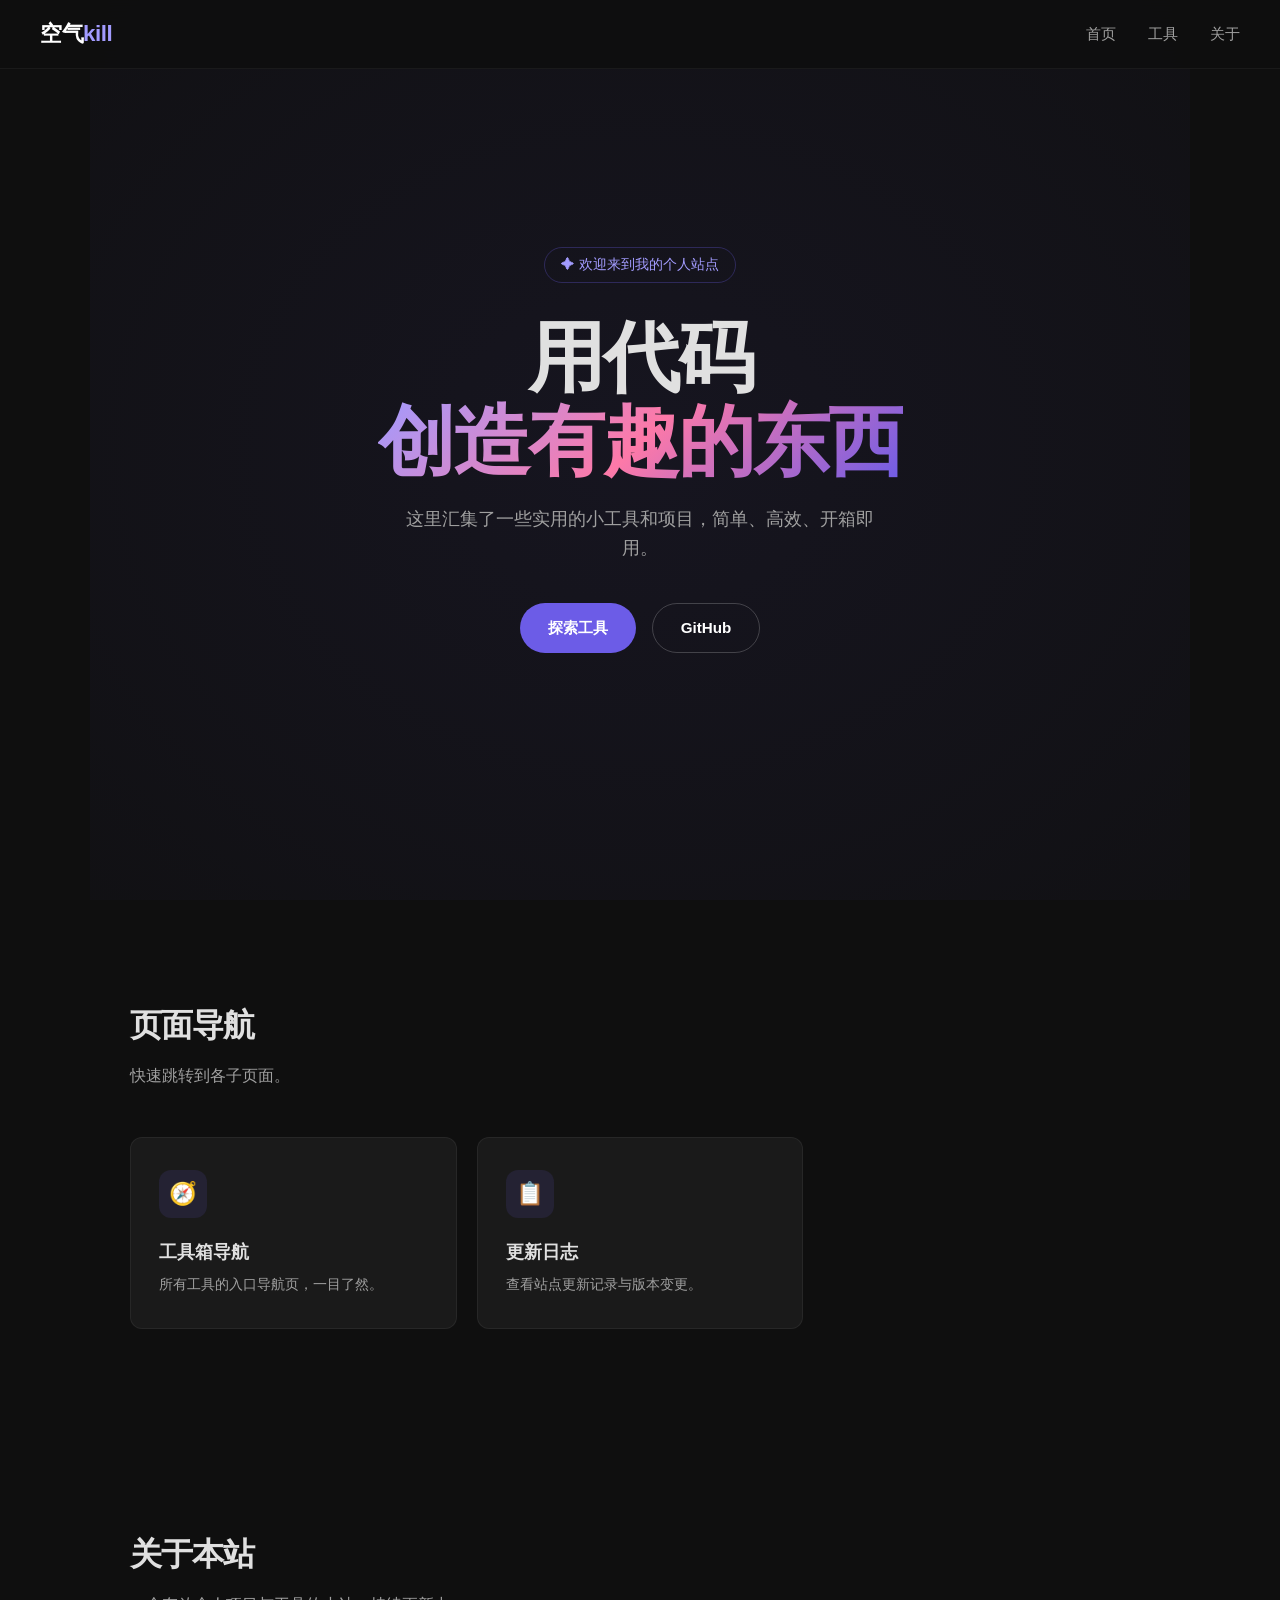
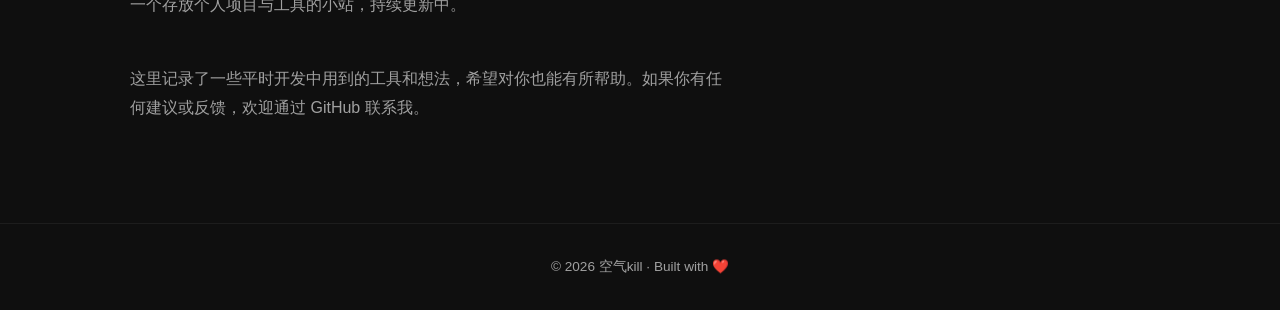
<file: index.html>
<!DOCTYPE html>
<html lang="zh-CN">
<head>
  <meta charset="UTF-8">
  <meta name="viewport" content="width=device-width, initial-scale=1.0">
  <title>空气kill</title>
  <style>
    :root {
      --bg: #0f0f0f;
      --surface: #1a1a1a;
      --surface2: #242424;
      --text: #e0e0e0;
      --text2: #a0a0a0;
      --accent: #6c5ce7;
      --accent2: #a29bfe;
      --radius: 12px;
      --transition: 0.3s cubic-bezier(0.4, 0, 0.2, 1);
    }

    * {
      margin: 0;
      padding: 0;
      box-sizing: border-box;
    }

    html {
      scroll-behavior: smooth;
    }

    body {
      font-family: -apple-system, BlinkMacSystemFont, 'Segoe UI', 'PingFang SC', 'Microsoft YaHei', sans-serif;
      background: var(--bg);
      color: var(--text);
      line-height: 1.6;
      -webkit-font-smoothing: antialiased;
    }

    ::selection {
      background: var(--accent);
      color: #fff;
    }

    /* ====== Nav ====== */
    nav {
      position: fixed;
      top: 0;
      width: 100%;
      z-index: 100;
      padding: 16px 40px;
      display: flex;
      justify-content: space-between;
      align-items: center;
      background: rgba(15, 15, 15, 0.85);
      backdrop-filter: blur(20px);
      -webkit-backdrop-filter: blur(20px);
      border-bottom: 1px solid rgba(255, 255, 255, 0.05);
    }

    nav .logo {
      font-size: 1.4rem;
      font-weight: 700;
      letter-spacing: -0.5px;
      color: #fff;
    }

    nav .logo span {
      color: var(--accent2);
    }

    nav .links {
      display: flex;
      gap: 32px;
      list-style: none;
    }

    nav .links a {
      color: var(--text2);
      text-decoration: none;
      font-size: 0.95rem;
      transition: var(--transition);
      position: relative;
    }

    nav .links a::after {
      content: '';
      position: absolute;
      bottom: -4px;
      left: 0;
      width: 0;
      height: 2px;
      background: var(--accent);
      transition: var(--transition);
    }

    nav .links a:hover {
      color: #fff;
    }

    nav .links a:hover::after {
      width: 100%;
    }

    /* ====== Hero ====== */
    .hero {
      min-height: 100vh;
      display: flex;
      flex-direction: column;
      justify-content: center;
      align-items: center;
      text-align: center;
      padding: 0 24px;
      position: relative;
      overflow: hidden;
    }

    .hero::before {
      content: '';
      position: absolute;
      top: -50%;
      left: -50%;
      width: 200%;
      height: 200%;
      background: radial-gradient(ellipse at center, rgba(108, 92, 231, 0.08) 0%, transparent 70%);
      animation: heroGlow 8s ease-in-out infinite;
    }

    @keyframes heroGlow {
      0%, 100% { transform: translate(0, 0); }
      33% { transform: translate(30px, -30px); }
      66% { transform: translate(-20px, 20px); }
    }

    .hero .badge {
      display: inline-block;
      padding: 6px 16px;
      border: 1px solid rgba(108, 92, 231, 0.3);
      border-radius: 50px;
      font-size: 0.85rem;
      color: var(--accent2);
      margin-bottom: 32px;
      position: relative;
      z-index: 1;
      animation: fadeInUp 0.8s ease forwards;
    }

    .hero h1 {
      font-size: clamp(2.5rem, 6vw, 5rem);
      font-weight: 800;
      letter-spacing: -2px;
      line-height: 1.1;
      position: relative;
      z-index: 1;
      animation: fadeInUp 0.8s 0.1s ease forwards;
      opacity: 0;
    }

    .hero h1 .gradient {
      background: linear-gradient(135deg, var(--accent2), #fd79a8, var(--accent));
      -webkit-background-clip: text;
      -webkit-text-fill-color: transparent;
      background-clip: text;
    }

    .hero p {
      font-size: 1.15rem;
      color: var(--text2);
      max-width: 480px;
      margin-top: 20px;
      position: relative;
      z-index: 1;
      animation: fadeInUp 0.8s 0.2s ease forwards;
      opacity: 0;
    }

    .hero .actions {
      display: flex;
      gap: 16px;
      margin-top: 40px;
      position: relative;
      z-index: 1;
      animation: fadeInUp 0.8s 0.3s ease forwards;
      opacity: 0;
    }

    @keyframes fadeInUp {
      from {
        opacity: 0;
        transform: translateY(24px);
      }
      to {
        opacity: 1;
        transform: translateY(0);
      }
    }

    .btn {
      display: inline-flex;
      align-items: center;
      gap: 8px;
      padding: 12px 28px;
      border-radius: 50px;
      font-size: 0.95rem;
      font-weight: 600;
      text-decoration: none;
      transition: var(--transition);
      cursor: pointer;
      border: none;
    }

    .btn-primary {
      background: var(--accent);
      color: #fff;
    }

    .btn-primary:hover {
      background: #7c6cf0;
      transform: translateY(-2px);
      box-shadow: 0 8px 30px rgba(108, 92, 231, 0.35);
    }

    .btn-outline {
      border: 1px solid rgba(255, 255, 255, 0.2);
      color: #fff;
      background: transparent;
    }

    .btn-outline:hover {
      border-color: rgba(255, 255, 255, 0.5);
      background: rgba(255, 255, 255, 0.05);
      transform: translateY(-2px);
    }

    /* ====== Sections ====== */
    section {
      padding: 100px 40px;
      max-width: 1100px;
      margin: 0 auto;
    }

    .section-title {
      font-size: 2rem;
      font-weight: 700;
      letter-spacing: -1px;
      margin-bottom: 12px;
    }

    .section-subtitle {
      color: var(--text2);
      font-size: 1rem;
      margin-bottom: 48px;
    }

    /* ====== Tools Grid ====== */
    .tools-grid {
      display: grid;
      grid-template-columns: repeat(auto-fill, minmax(280px, 1fr));
      gap: 20px;
    }

    .tool-card {
      background: var(--surface);
      border: 1px solid rgba(255, 255, 255, 0.06);
      border-radius: var(--radius);
      padding: 32px 28px;
      transition: var(--transition);
      text-decoration: none;
      color: inherit;
      display: block;
      position: relative;
    }

    .tool-card:hover {
      background: var(--surface2);
      border-color: rgba(255, 255, 255, 0.12);
      transform: translateY(-4px);
      box-shadow: 0 20px 50px rgba(0, 0, 0, 0.4);
    }

    .tool-card .icon {
      width: 48px;
      height: 48px;
      border-radius: var(--radius);
      display: flex;
      align-items: center;
      justify-content: center;
      font-size: 1.4rem;
      margin-bottom: 20px;
      background: rgba(108, 92, 231, 0.12);
    }

    .tool-card h3 {
      font-size: 1.1rem;
      font-weight: 600;
      margin-bottom: 8px;
    }

    .tool-card p {
      font-size: 0.9rem;
      color: var(--text2);
      line-height: 1.5;
    }

    .tool-card .arrow {
      position: absolute;
      top: 32px;
      right: 28px;
      color: var(--text2);
      opacity: 0;
      transform: translateX(-8px);
      transition: var(--transition);
    }

    .tool-card:hover .arrow {
      opacity: 1;
      transform: translateX(0);
    }

    /* ====== Footer ====== */
    footer {
      border-top: 1px solid rgba(255, 255, 255, 0.06);
      padding: 32px 40px;
      text-align: center;
      color: var(--text2);
      font-size: 0.85rem;
    }

    /* ====== Responsive ====== */
    @media (max-width: 768px) {
      nav {
        padding: 14px 20px;
      }

      nav .links {
        gap: 20px;
      }

      section {
        padding: 80px 20px;
      }

      .hero h1 {
        font-size: 2.2rem;
      }
    }

    @media (max-width: 480px) {
      nav .links {
        display: none;
      }

      .hero .actions {
        flex-direction: column;
        align-items: center;
      }
    }
  </style>
</head>
<body>
  <nav>
    <div class="logo">空气<span>kill</span></div>
    <ul class="links">
      <li><a href="#home">首页</a></li>
      <li><a href="#tools">工具</a></li>
      <li><a href="#about">关于</a></li>
    </ul>
  </nav>

  <section class="hero" id="home">
    <div class="badge">✦ 欢迎来到我的个人站点</div>
    <h1>
      用代码<br>
      <span class="gradient">创造有趣的东西</span>
    </h1>
    <p>这里汇集了一些实用的小工具和项目，简单、高效、开箱即用。</p>
    <div class="actions">
      <a href="#tools" class="btn btn-primary">探索工具</a>
      <a href="https://github.com/kongqig" class="btn btn-outline" target="_blank">GitHub</a>
    </div>
  </section>

  <section id="tools">
    <h2 class="section-title">页面导航</h2>
    <p class="section-subtitle">快速跳转到各子页面。</p>
    <div class="tools-grid">
      <a href="pages/index.html" class="tool-card">
        <div class="icon">🧭</div>
        <h3>工具箱导航</h3>
        <p>所有工具的入口导航页，一目了然。</p>
        <span class="arrow">→</span>
      </a>
      <a href="log.html" class="tool-card">
        <div class="icon">📋</div>
        <h3>更新日志</h3>
        <p>查看站点更新记录与版本变更。</p>
        <span class="arrow">→</span>
      </a>
    </div>
  </section>

  <section id="about">
    <h2 class="section-title">关于本站</h2>
    <p class="section-subtitle">一个存放个人项目与工具的小站，持续更新中。</p>
    <p style="color: var(--text2); max-width: 600px; line-height: 1.8;">
      这里记录了一些平时开发中用到的工具和想法，希望对你也能有所帮助。如果你有任何建议或反馈，欢迎通过 GitHub 联系我。
    </p>
  </section>

  <footer>
    <p>&copy; 2026 空气kill · Built with ❤️</p>
  </footer>
</body>
</html>
</file>
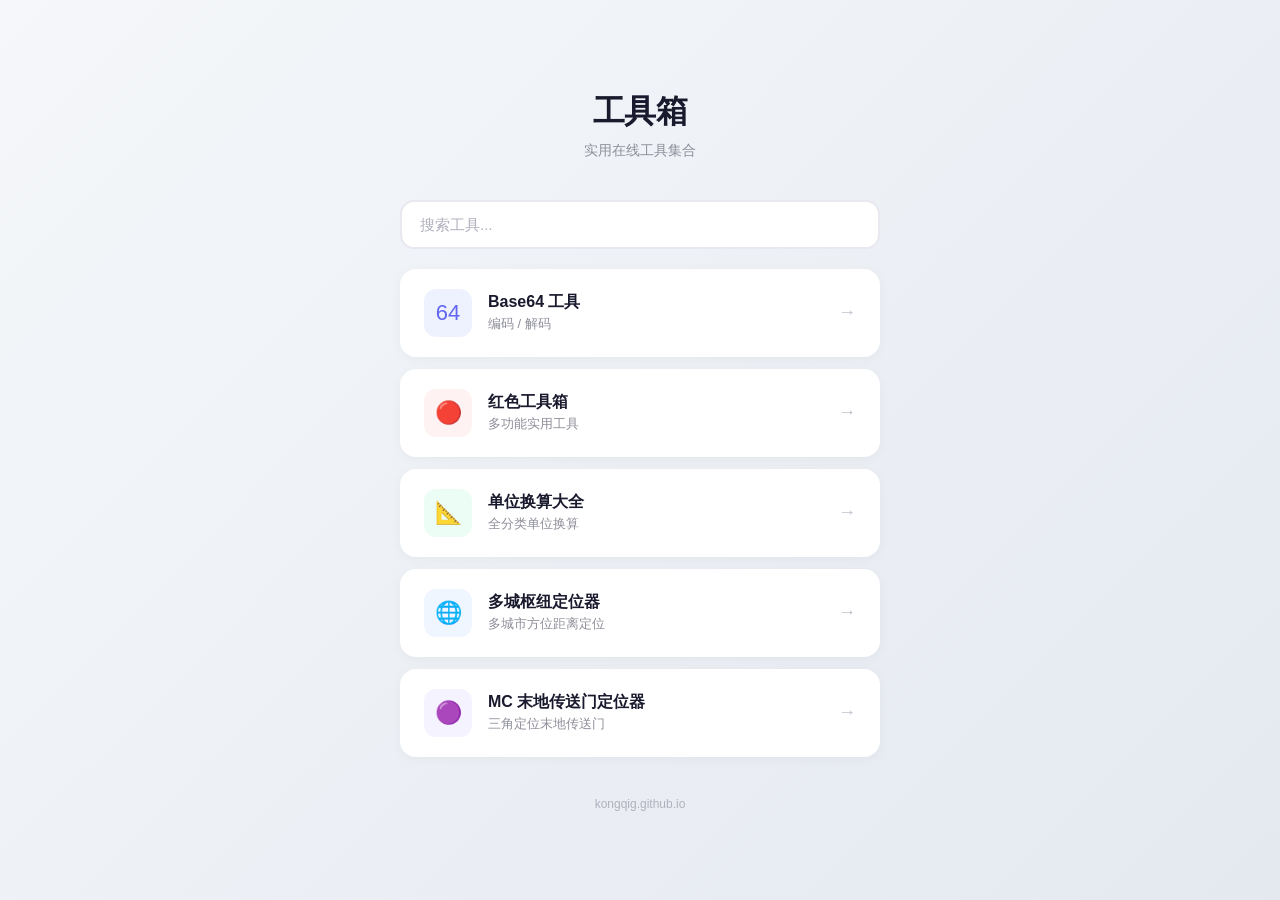
<file: pages/index.html>
<!DOCTYPE html>
<html lang="zh">
<head>
    <meta charset="UTF-8">
    <meta name="viewport" content="width=device-width, initial-scale=1.0">
    <title>工具箱导航</title>
    <style>
        * {
            margin: 0;
            padding: 0;
            box-sizing: border-box;
        }

        body {
            font-family: -apple-system, BlinkMacSystemFont, "Segoe UI", "PingFang SC", "Microsoft YaHei", sans-serif;
            background: linear-gradient(135deg, #f5f7fa 0%, #e4e9f0 100%);
            min-height: 100vh;
            display: flex;
            align-items: center;
            justify-content: center;
            padding: 24px;
        }

        .container {
            width: 100%;
            max-width: 480px;
        }

        .header {
            text-align: center;
            margin-bottom: 40px;
        }

        .header h1 {
            font-size: 32px;
            font-weight: 700;
            color: #1a1a2e;
            letter-spacing: -0.5px;
            margin-bottom: 8px;
        }

        .header .subtitle {
            font-size: 14px;
            color: #8e8e9a;
            font-weight: 400;
        }

        .search-box {
            margin-bottom: 20px;
        }

        .search-input {
            width: 100%;
            padding: 14px 18px;
            border: 2px solid #e8e8f0;
            border-radius: 14px;
            font-size: 15px;
            font-family: inherit;
            color: #1a1a2e;
            background: #ffffff;
            outline: none;
            transition: border-color 0.2s ease, box-shadow 0.2s ease;
        }

        .search-input::placeholder {
            color: #b0b0be;
        }

        .search-input:focus {
            border-color: #6366f1;
            box-shadow: 0 0 0 4px rgba(99, 102, 241, 0.1);
        }

        .nav-list {
            display: flex;
            flex-direction: column;
            gap: 12px;
        }

        .nav-item.hidden {
            display: none;
        }

        .nav-item {
            display: flex;
            align-items: center;
            gap: 16px;
            background: #ffffff;
            border-radius: 16px;
            padding: 20px 24px;
            text-decoration: none;
            color: #1a1a2e;
            box-shadow: 0 2px 12px rgba(0, 0, 0, 0.04);
            transition: transform 0.2s ease, box-shadow 0.2s ease;
            cursor: pointer;
        }

        .nav-item:hover {
            transform: translateY(-2px);
            box-shadow: 0 8px 24px rgba(0, 0, 0, 0.08);
        }

        .nav-item:active {
            transform: translateY(0);
        }

        .nav-icon {
            width: 48px;
            height: 48px;
            border-radius: 12px;
            display: flex;
            align-items: center;
            justify-content: center;
            font-size: 22px;
            flex-shrink: 0;
        }

        .icon-base64 {
            background: #eef2ff;
            color: #6366f1;
        }

        .icon-rtool {
            background: #fef2f2;
            color: #ef4444;
        }

        .icon-danwei {
            background: #ecfdf5;
            color: #10b981;
        }

        .icon-hub {
            background: #eff6ff;
            color: #3b82f6;
        }

        .icon-mc {
            background: #f5f3ff;
            color: #8b5cf6;
        }

        .nav-info {
            display: flex;
            flex-direction: column;
            gap: 2px;
        }

        .nav-name {
            font-size: 16px;
            font-weight: 600;
        }

        .nav-desc {
            font-size: 13px;
            color: #8e8e9a;
        }

        .nav-arrow {
            margin-left: auto;
            color: #c0c0cc;
            font-size: 18px;
        }

        .footer {
            text-align: center;
            margin-top: 40px;
            font-size: 12px;
            color: #b0b0be;
        }
    </style>
</head>
<body>
    <div class="container">
        <div class="header">
            <h1>工具箱</h1>
            <p class="subtitle">实用在线工具集合</p>
        </div>

        <div class="search-box">
            <input type="text" class="search-input" placeholder="搜索工具..." id="searchInput">
        </div>

        <div class="nav-list">
            <a class="nav-item" href="./tools/base64tool.html">
                <div class="nav-icon icon-base64">64</div>
                <div class="nav-info">
                    <span class="nav-name">Base64 工具</span>
                    <span class="nav-desc">编码 / 解码</span>
                </div>
                <span class="nav-arrow">→</span>
            </a>

            <a class="nav-item" href="./rtool/index.html">
                <div class="nav-icon icon-rtool">🔴</div>
                <div class="nav-info">
                    <span class="nav-name">红色工具箱</span>
                    <span class="nav-desc">多功能实用工具</span>
                </div>
                <span class="nav-arrow">→</span>
            </a>

            <a class="nav-item" href="./tools/danweidaquan.html">
                <div class="nav-icon icon-danwei">📐</div>
                <div class="nav-info">
                    <span class="nav-name">单位换算大全</span>
                    <span class="nav-desc">全分类单位换算</span>
                </div>
                <span class="nav-arrow">→</span>
            </a>

            <a class="nav-item" href="./tools/hub-locator.html">
                <div class="nav-icon icon-hub">🌐</div>
                <div class="nav-info">
                    <span class="nav-name">多城枢纽定位器</span>
                    <span class="nav-desc">多城市方位距离定位</span>
                </div>
                <span class="nav-arrow">→</span>
            </a>

            <a class="nav-item" href="./tools/sanjiaohanshudingweimodichuansongmen.html">
                <div class="nav-icon icon-mc">🟣</div>
                <div class="nav-info">
                    <span class="nav-name">MC 末地传送门定位器</span>
                    <span class="nav-desc">三角定位末地传送门</span>
                </div>
                <span class="nav-arrow">→</span>
            </a>
        </div>

        <p class="footer">kongqig.github.io</p>
    </div>

    <script>
        const searchInput = document.getElementById('searchInput');
        const navItems = document.querySelectorAll('.nav-item');

        searchInput.addEventListener('input', function () {
            const query = this.value.toLowerCase().trim();
            navItems.forEach(function (item) {
                const name = item.querySelector('.nav-name').textContent.toLowerCase();
                const desc = item.querySelector('.nav-desc').textContent.toLowerCase();
                if (name.includes(query) || desc.includes(query)) {
                    item.classList.remove('hidden');
                } else {
                    item.classList.add('hidden');
                }
            });
        });
    </script>
</body>
</html>
</file>
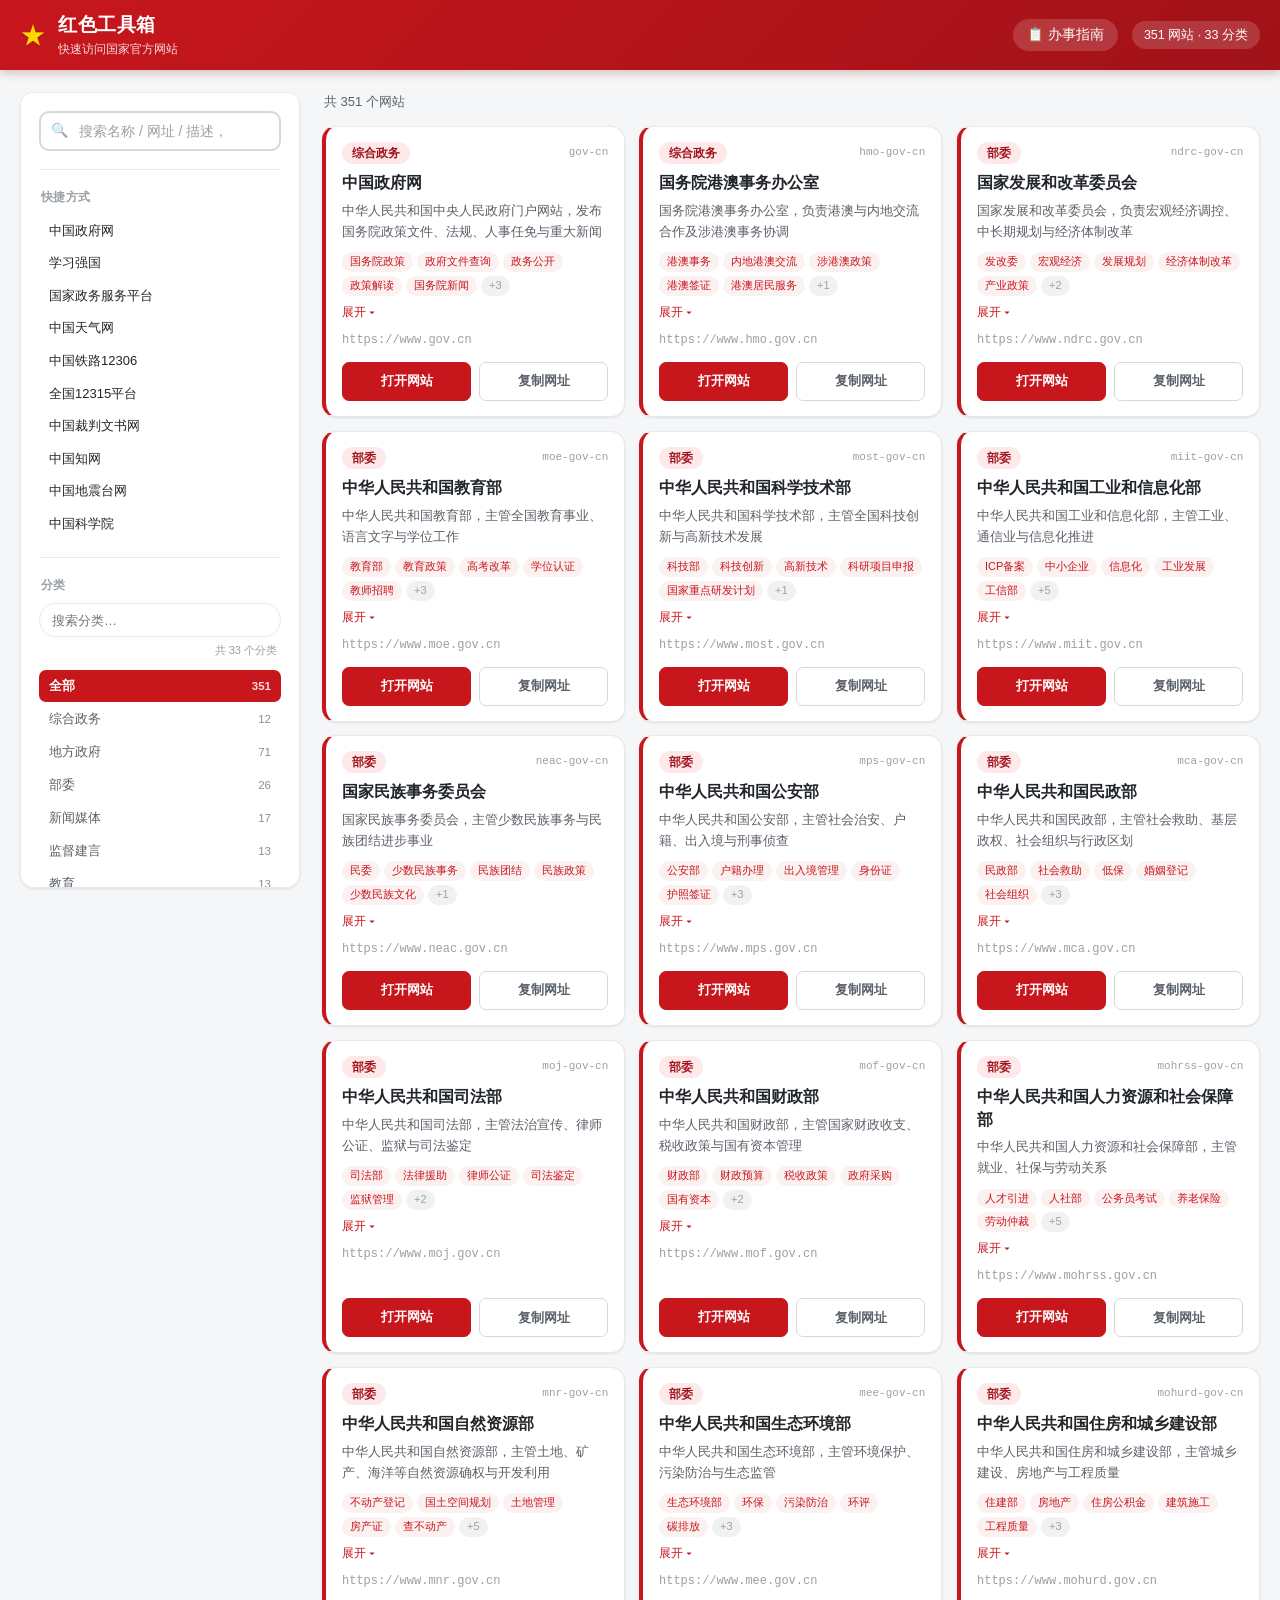
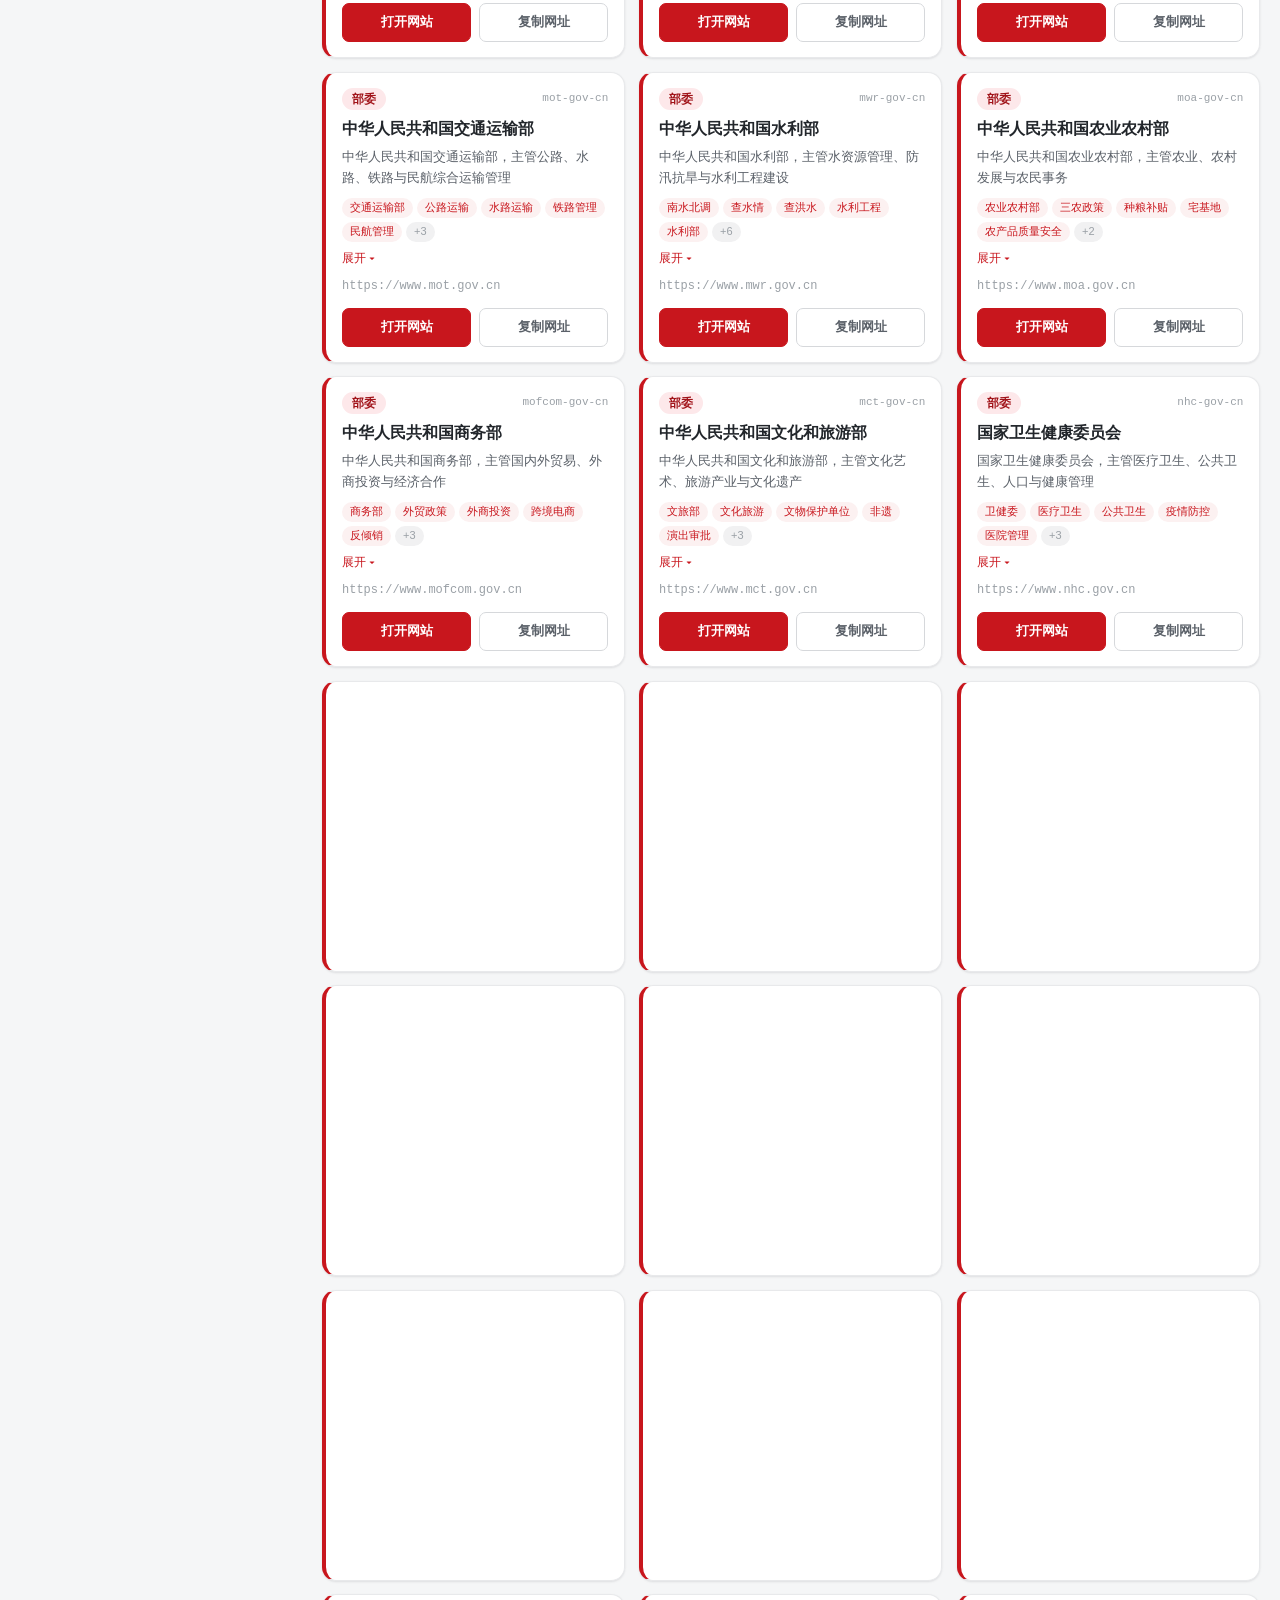
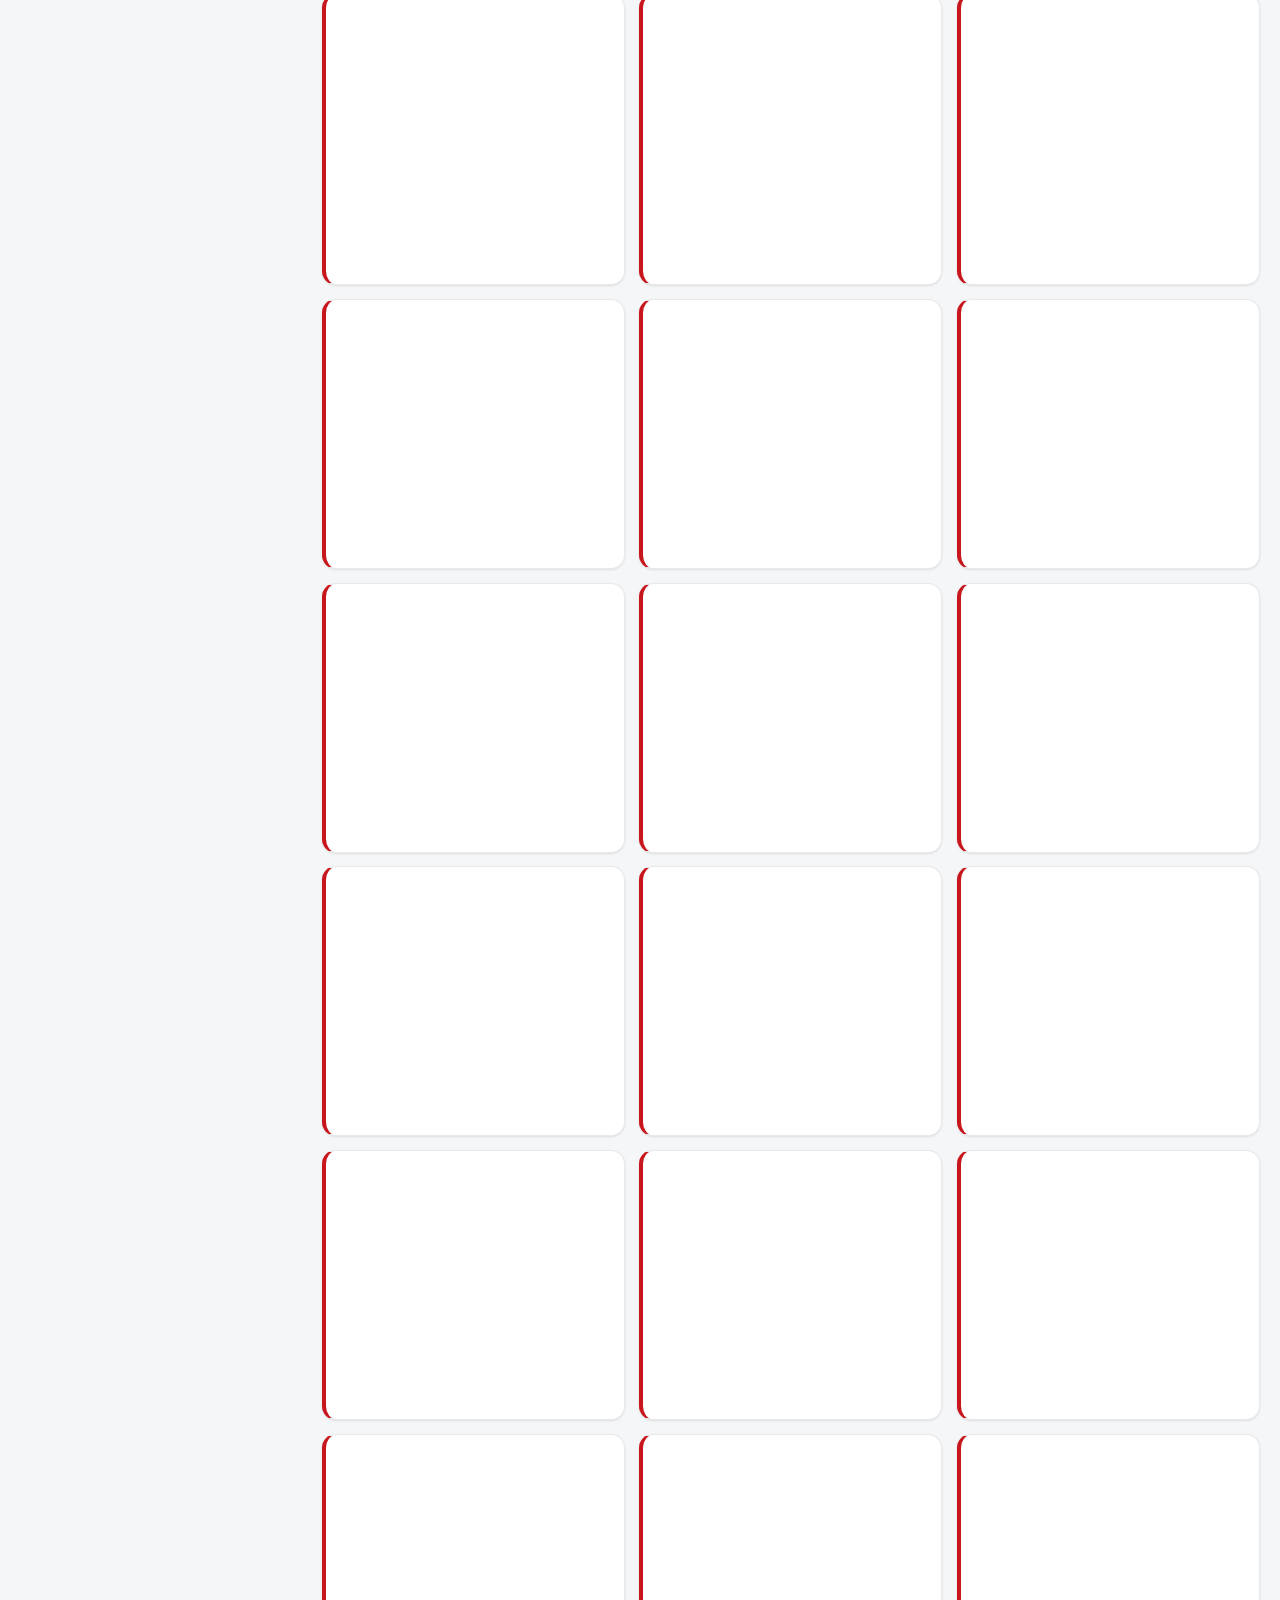
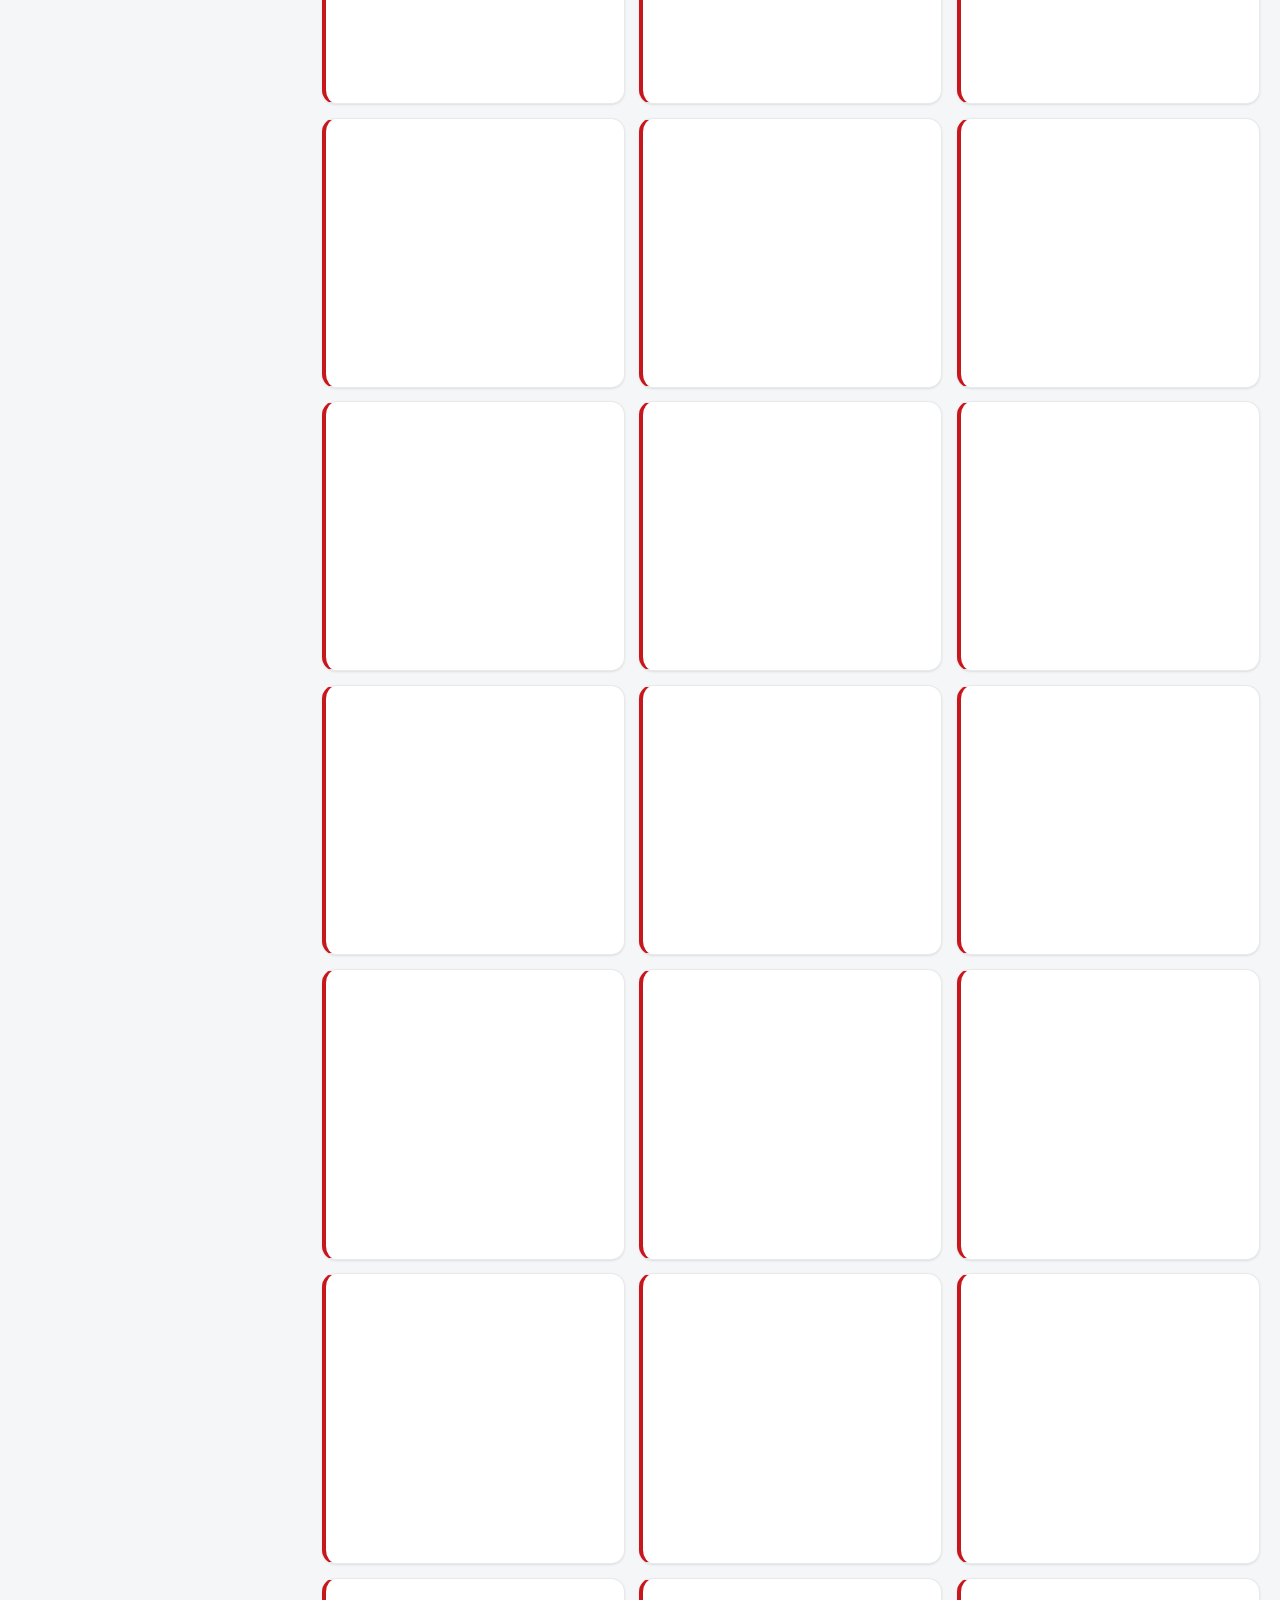
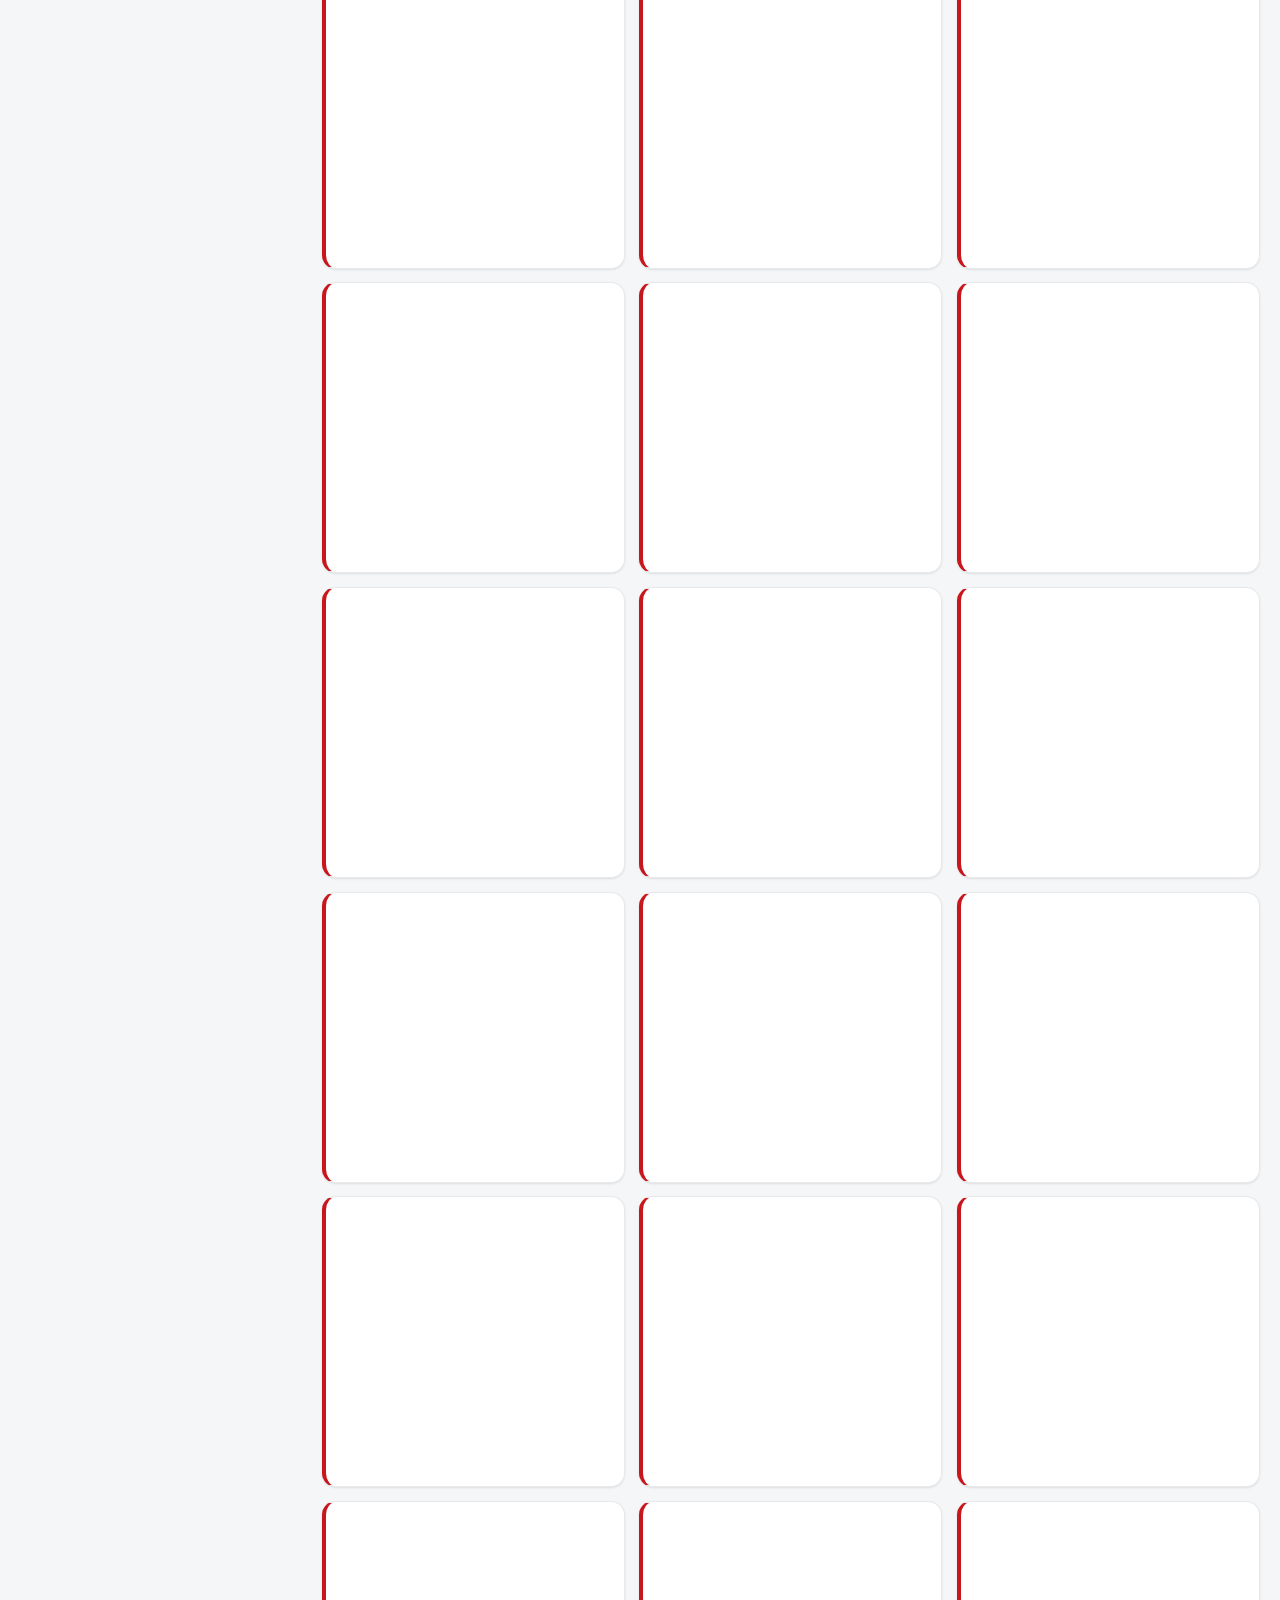
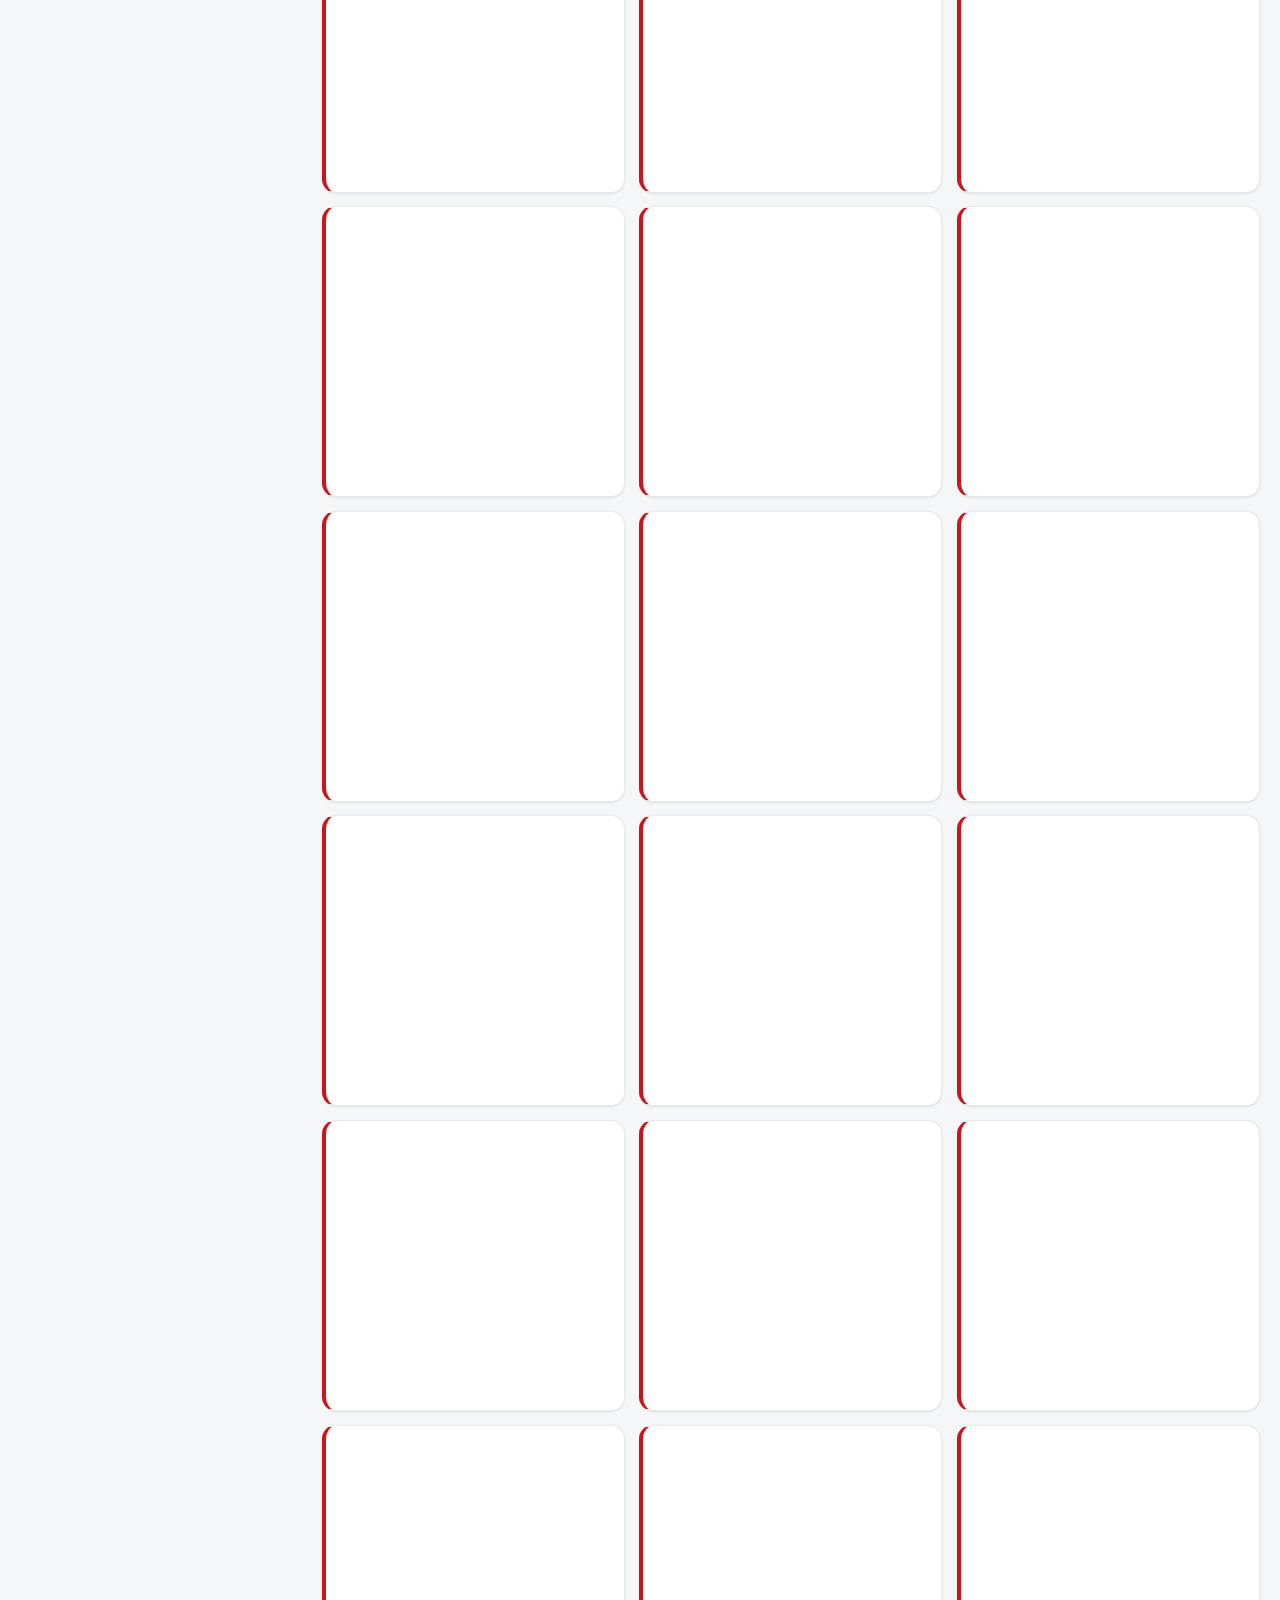
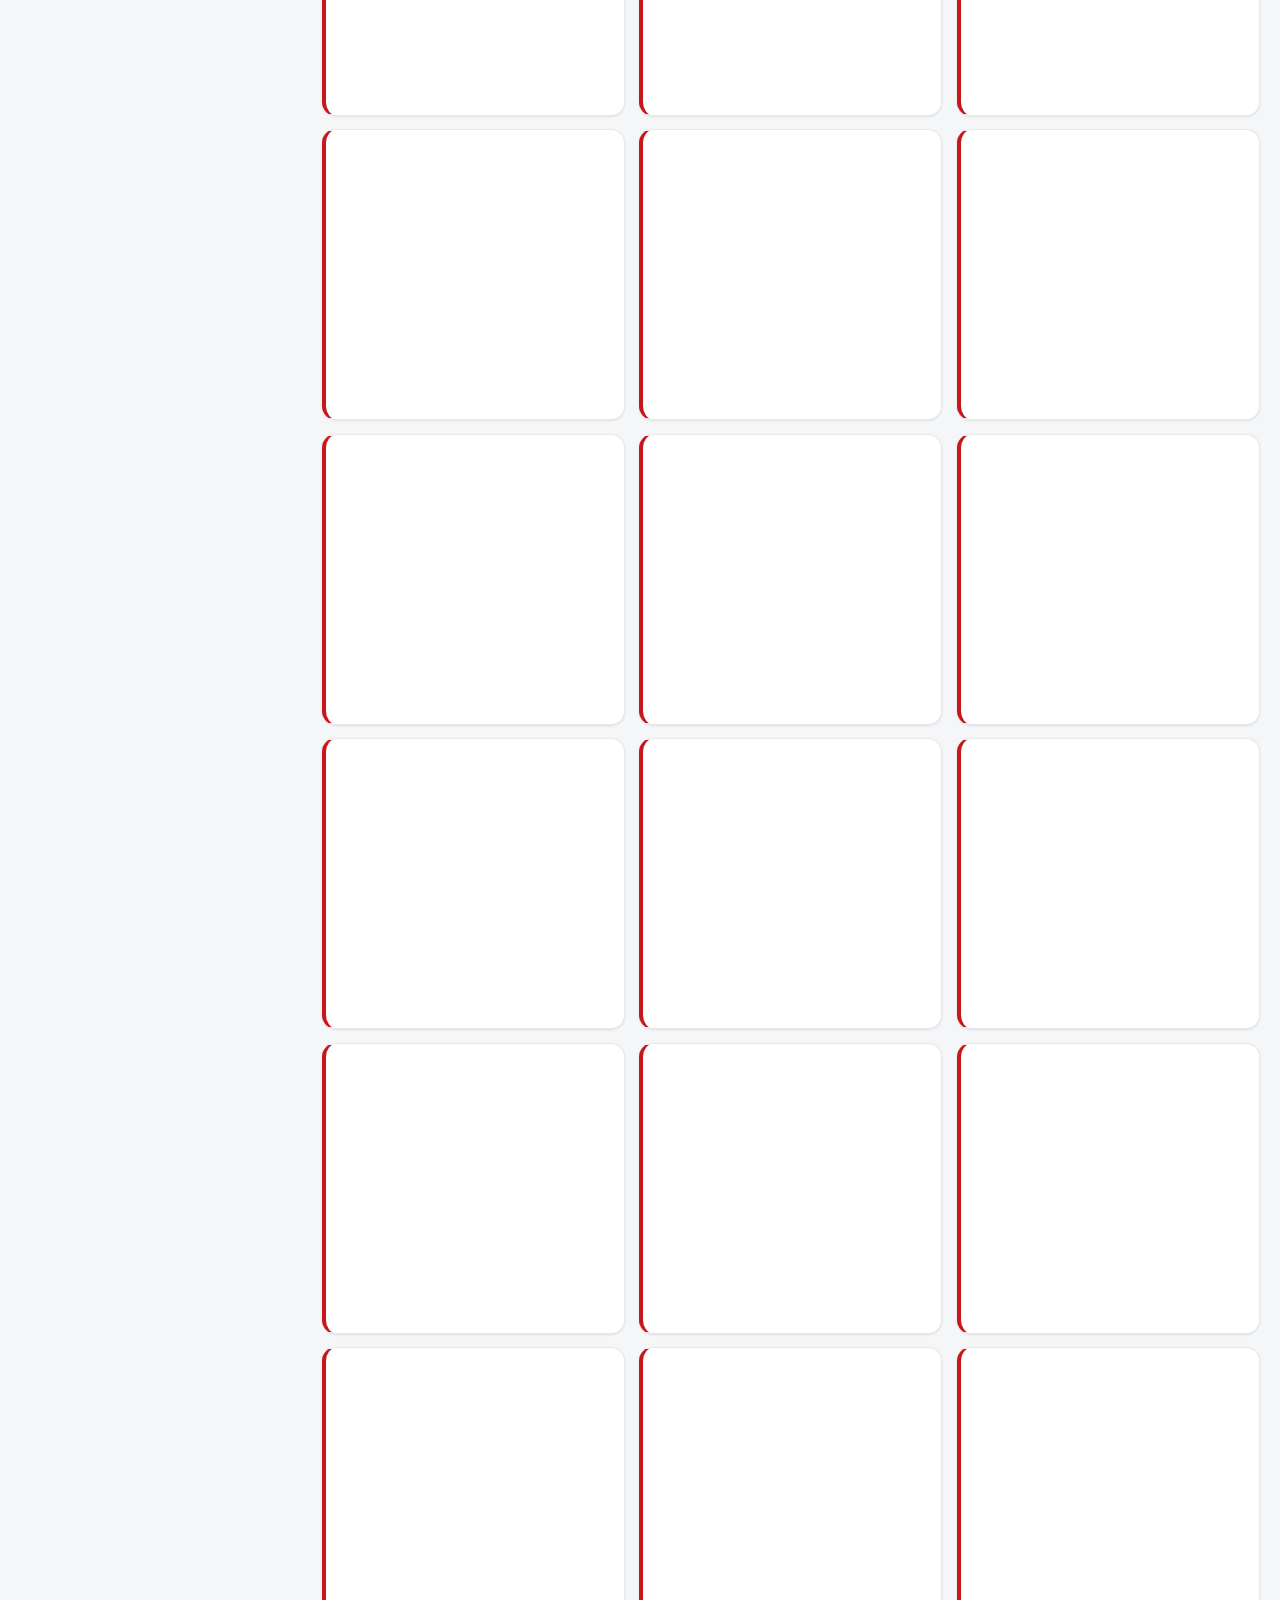
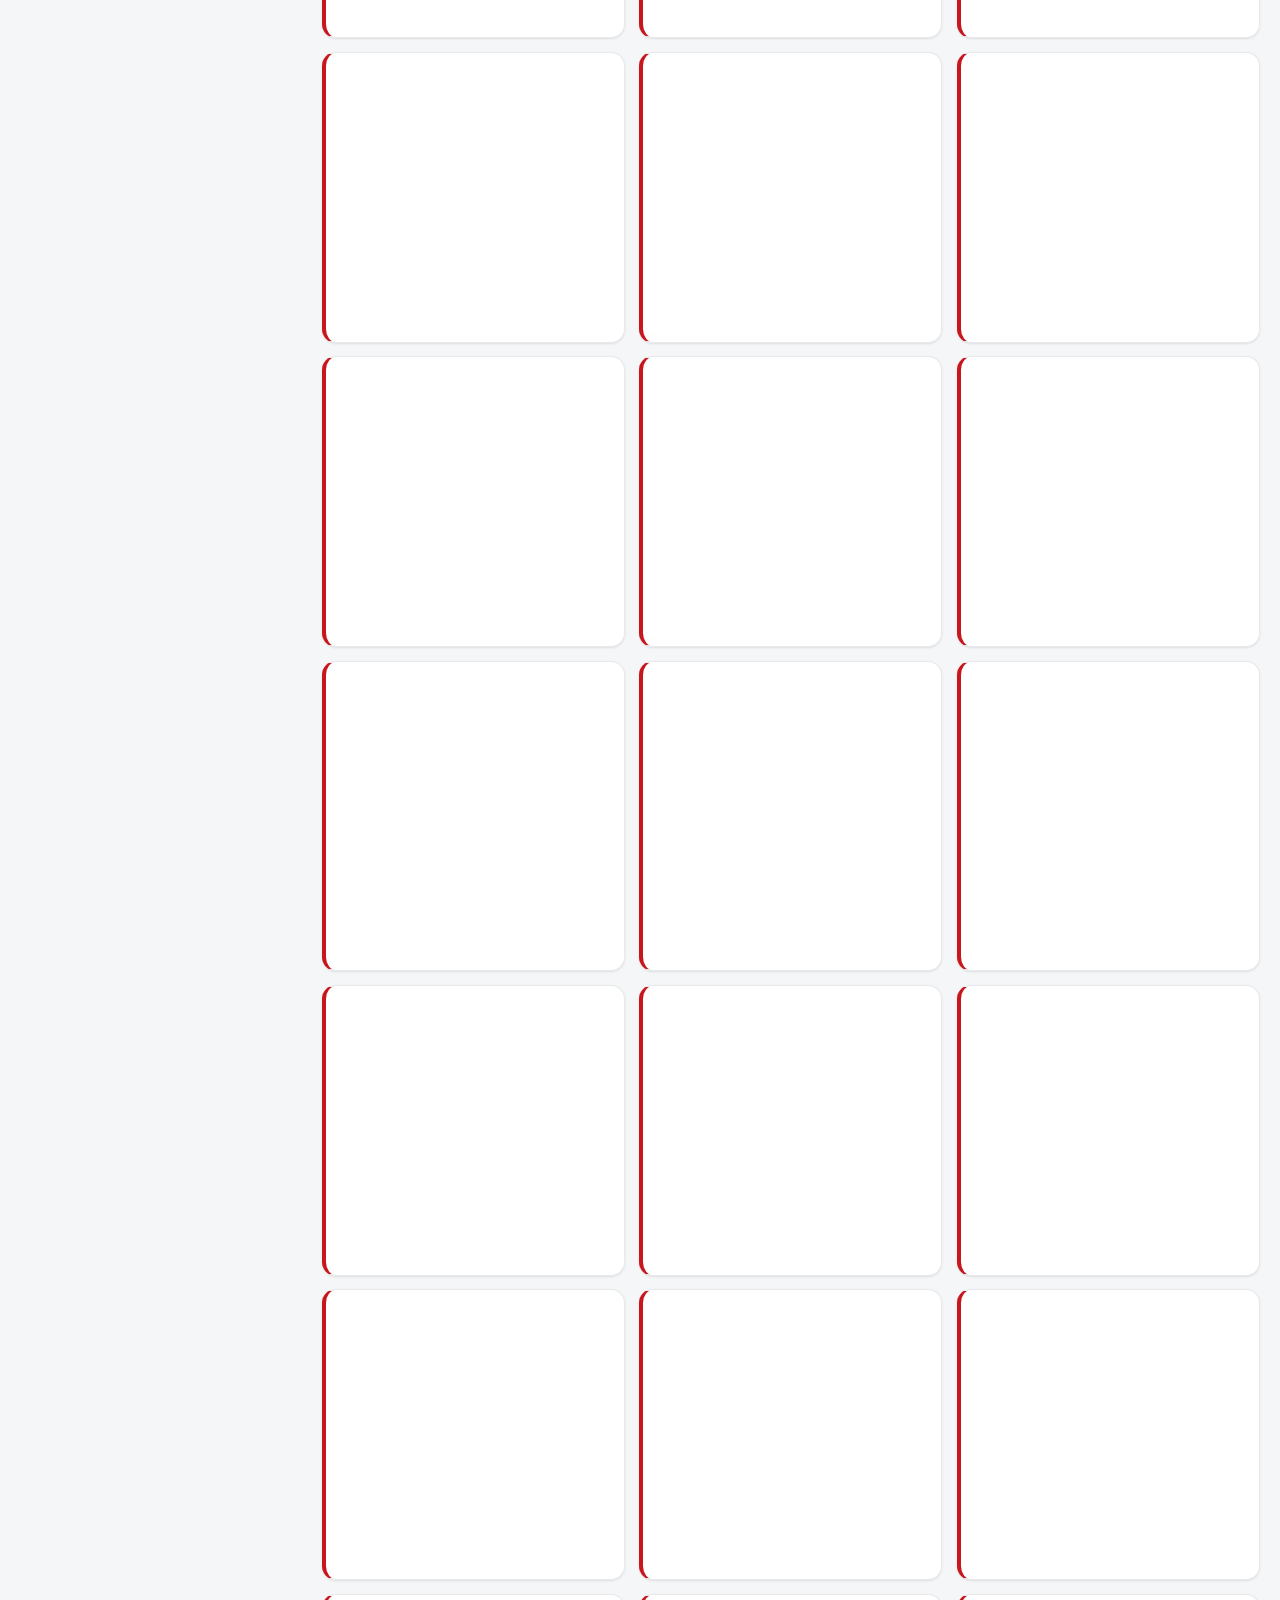
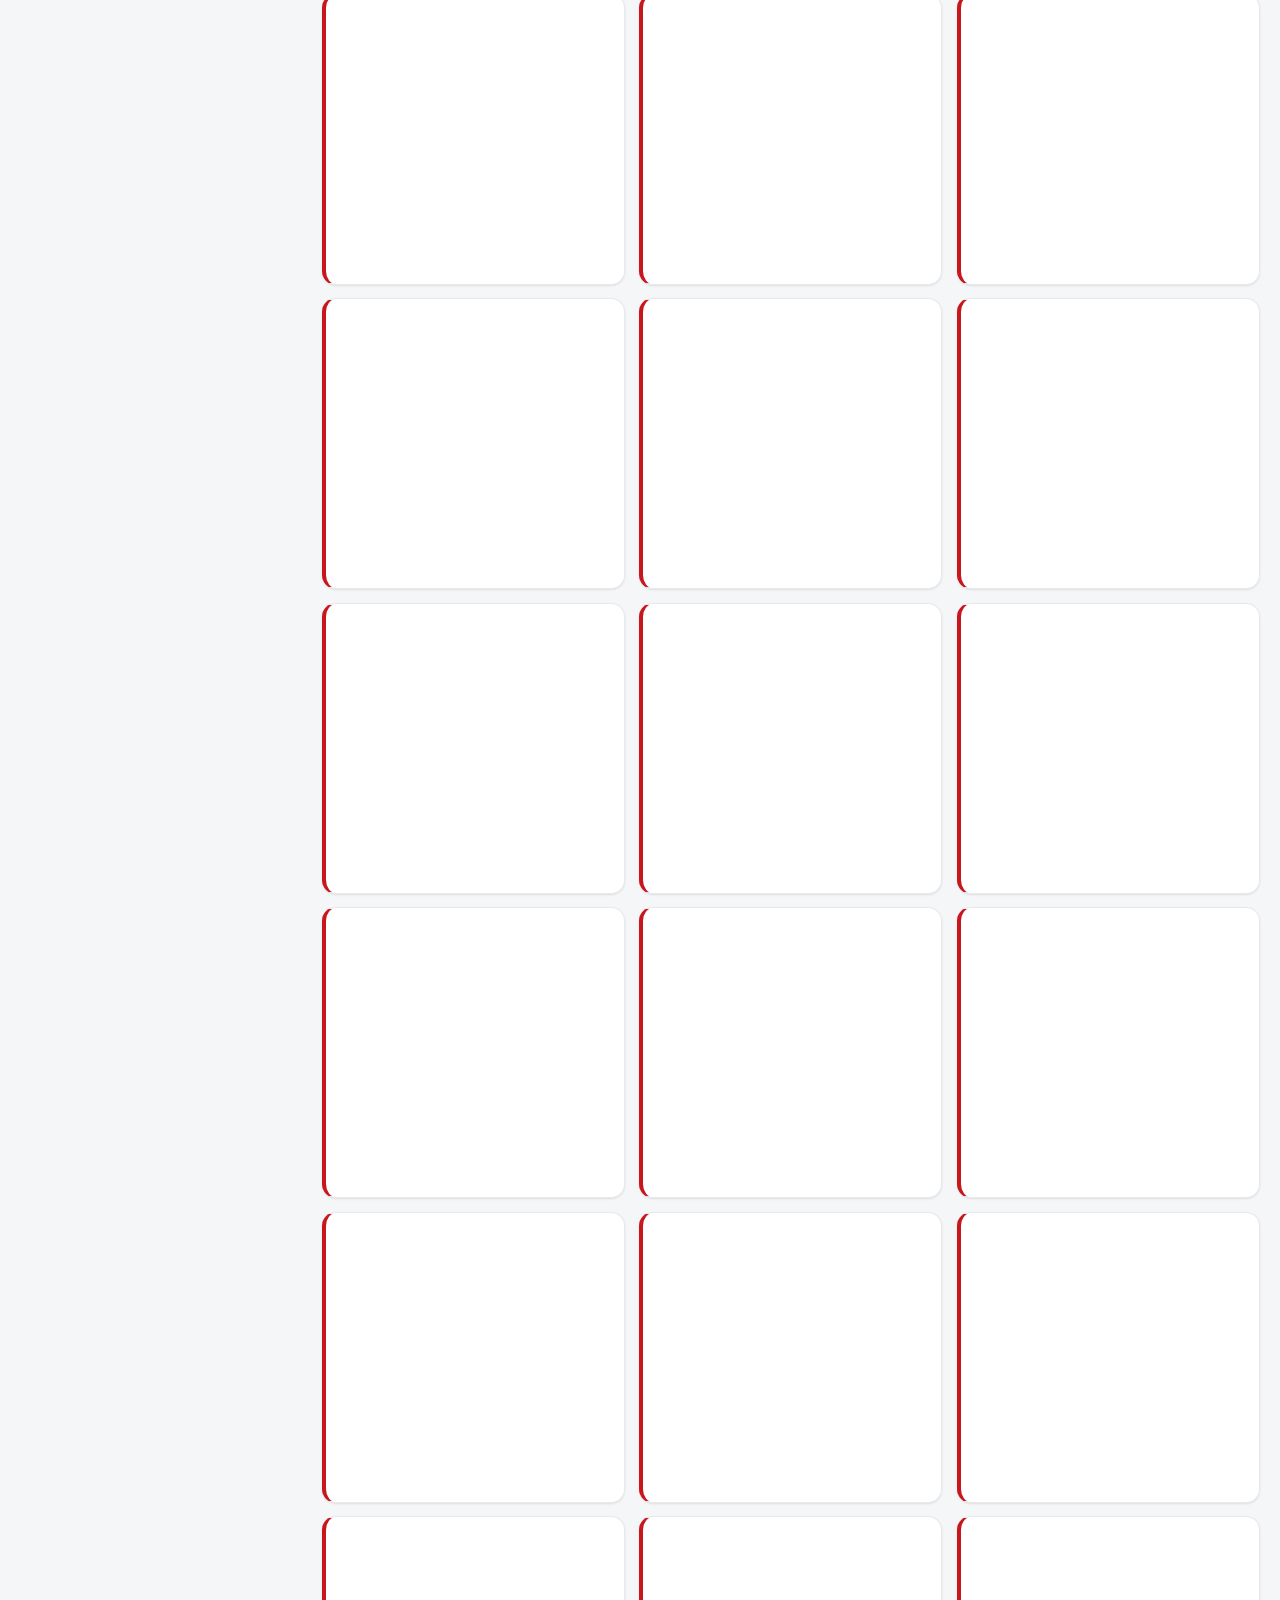
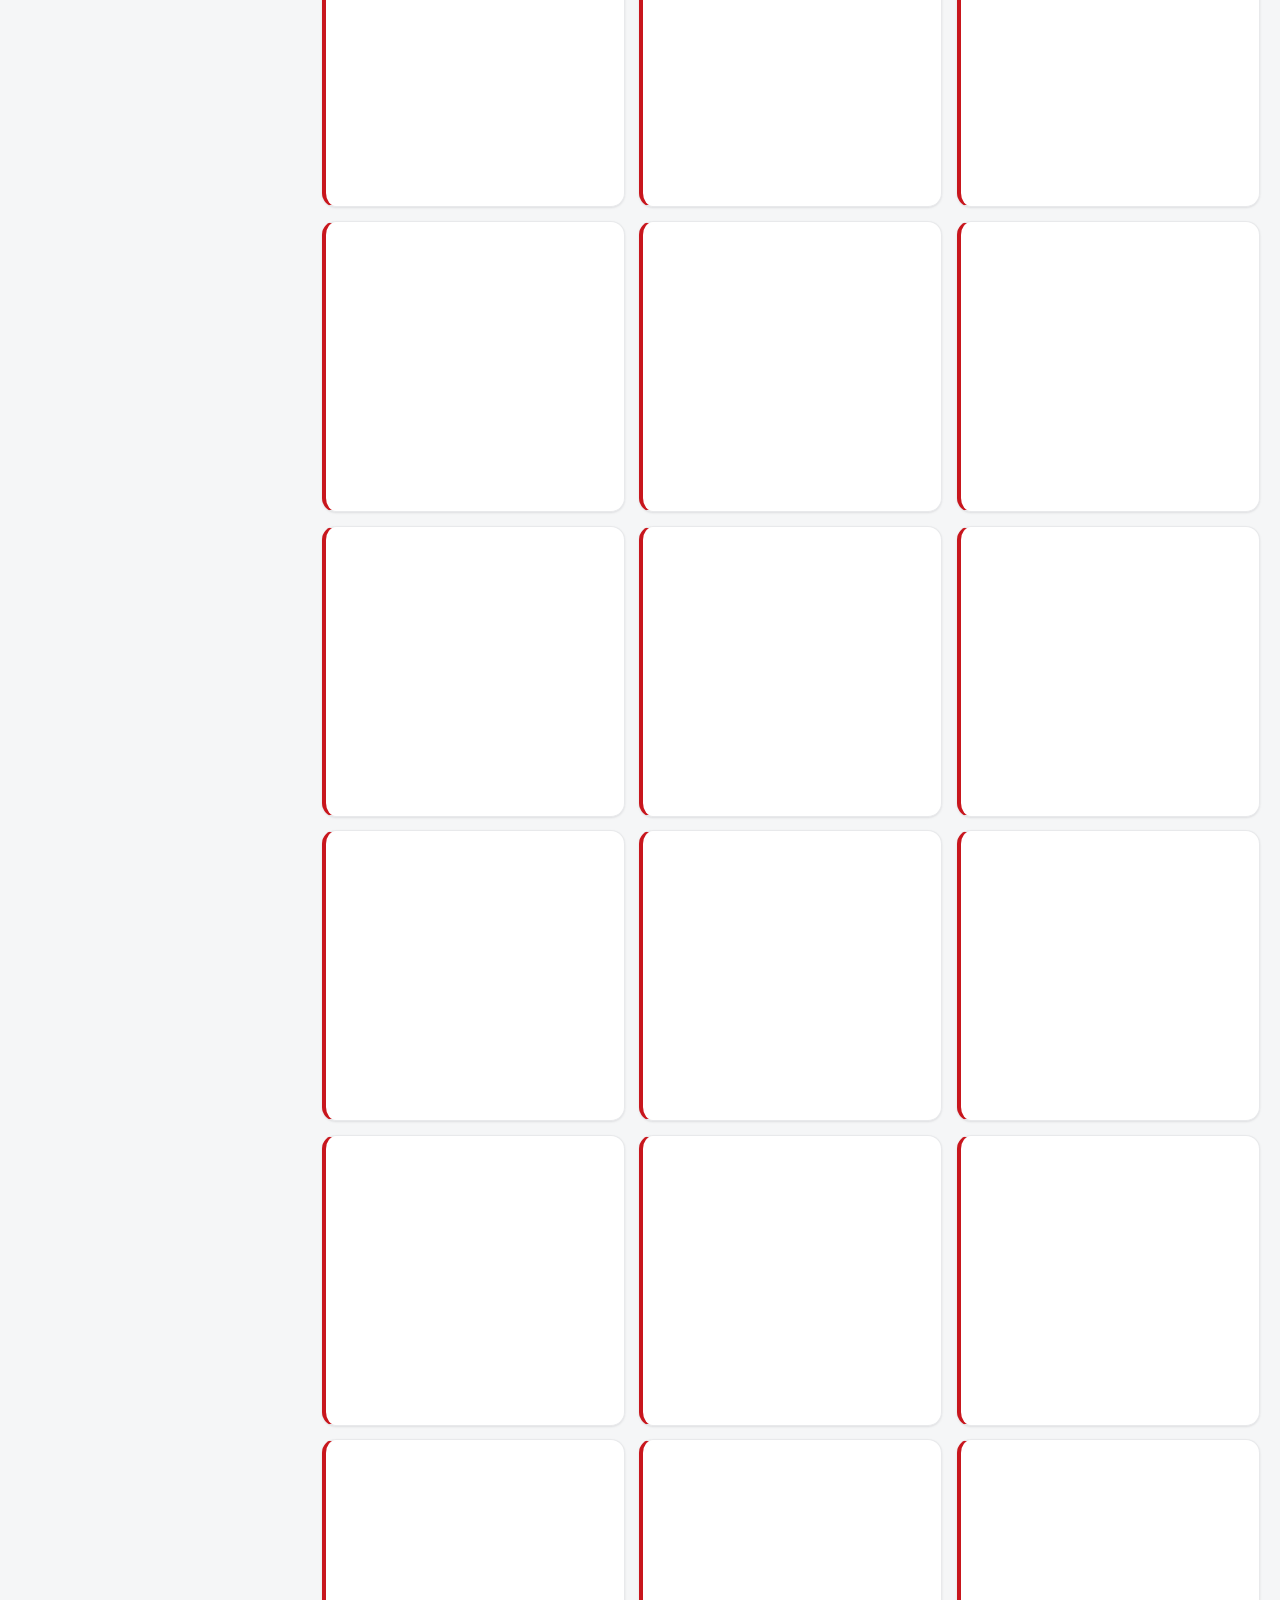
<file: pages/rtool/index.html>
﻿<!DOCTYPE html>
<html lang="zh-CN">
<head>
<meta charset="UTF-8" />
<meta name="viewport" content="width=device-width, initial-scale=1, viewport-fit=cover" />
<meta name="description" content="红色工具箱 - 快速访问国家官方网站" />
<title>红色工具箱 · 快速访问国家官方网站</title>
<link rel="stylesheet" href="styles.css?v=8" />
</head>
<body>

<!-- ========== 顶栏 ========== -->
<header class="app-header">
  <div class="header-inner">
    <a class="brand" href="./" aria-label="红色工具箱首页">
      <span class="brand-mark" aria-hidden="true">★</span>
      <span class="brand-text">
        <strong>红色工具箱</strong>
        <small>快速访问国家官方网站</small>
      </span>
    </a>
    <div class="header-actions">
      <button class="guide-btn" type="button" id="guide-btn">📋 办事指南</button>
    </div>
    <div class="header-meta" id="header-meta" aria-live="polite">加载中…</div>
  </div>
</header>

<!-- ========== 主布局：侧栏（搜索/快捷/分类） + 主内容 ========== -->
<main class="app-layout">

  <!-- -------- 侧栏（移动=块流，桌面=左侧 sticky） -------- -->
  <aside class="sidebar">

    <!-- 搜索 -->
    <section class="panel">
      <div class="search-wrap">
        <label class="visually-hidden" for="search">搜索网站</label>
        <span class="search-icon" aria-hidden="true">🔍</span>
        <input id="search" class="search-input" type="search"
               placeholder="搜索名称 / 网址 / 描述，支持 * 和 ?"
               autocomplete="off" spellcheck="false" />
        <button class="clear-btn" type="button" id="clear-btn" aria-label="清空搜索" hidden>✕</button>
      </div>

      <p class="search-hint" id="search-hint">
        无通配符按子串匹配，例如「税务」；<code>*</code> 匹配任意字符序列，<code>?</code> 匹配单字符。
        <button class="hint-toggle" type="button" id="hint-toggle" aria-label="查看搜索说明">?</button>
      </p>
    </section>

    <!-- 快捷方式 -->
    <section class="panel" id="quick-panel" hidden>
      <h2 class="sidebar-title">快捷方式</h2>
      <div class="quick-grid" id="quick-grid">
        <!-- 快捷按钮由 JS 动态生成 -->
      </div>
    </section>

    <!-- 分类（移动端折叠面板：默认收起；桌面端常显） -->
    <section class="panel">
      <h2 class="sidebar-title">分类</h2>
      <details class="cat-fold" id="cat-fold">
        <summary>
          <span class="summary-left">当前：<b id="cat-now">全部</b></span>
          <span class="summary-right">
            <span class="summary-count" id="cat-fold-count">共 0 个</span>
            <span class="chev" aria-hidden="true">▾</span>
          </span>
        </summary>
        <div class="cat-body">
          <label class="visually-hidden" for="cat-filter">筛选分类</label>
          <input id="cat-filter" class="cat-filter" type="search"
                 placeholder="搜索分类…" autocomplete="off" />
          <span class="cat-count" id="cat-count"></span>
          <nav class="categories" id="categories" aria-label="按分类筛选">
            <!-- 分类项由 JS 动态生成 -->
          </nav>
        </div>
      </details>
    </section>

  </aside>

  <!-- -------- 主内容 -------- -->
  <div class="main-col">

    <div class="results-meta">
      <span id="result-count">—</span>
      <button class="reset-btn" type="button" id="reset-btn" hidden>重置筛选</button>
    </div>

    <section id="results" class="results" aria-live="polite">
      <!-- 网站卡片由 JS 动态生成 -->
    </section>

    <div class="empty-state" id="empty-state" hidden>
      <div class="empty-icon" aria-hidden="true">⊘</div>
      <p class="empty-title">未找到匹配的网站</p>
      <p class="empty-hint">试试更换关键词，或用通配符，例如「*政府*」</p>
    </div>

    <div class="empty-state is-error" id="error-state" hidden>
      <div class="empty-icon" aria-hidden="true">!</div>
      <p class="empty-title">数据加载失败</p>
      <p class="empty-hint" data-err-msg>请通过本地服务器访问（如 <code>python -m http.server</code>），不能直接双击打开 HTML。</p>
    </div>

  </div>
</main>

<!-- ========== 办事指南（移动=底部抽屉 / 桌面=右侧抽屉） ========== -->
<div class="modal" id="guide-modal" hidden>
  <div class="modal-overlay" data-close-modal></div>
  <div class="modal-panel" role="dialog" aria-modal="true" aria-labelledby="guide-title">
    <div class="modal-head">
      <h2 id="guide-title">📋 行政办事指南</h2>
      <button class="modal-close" type="button" data-close-modal aria-label="关闭">✕</button>
    </div>
    <div class="modal-tabs" role="tablist">
      <button class="modal-tab" role="tab" aria-selected="true" data-tab="guide">办事找谁</button>
      <button class="modal-tab" role="tab" aria-selected="false" data-tab="depts">部门职责</button>
      <button class="modal-tab" role="tab" aria-selected="false" data-tab="levels">行政等级</button>
      <button class="modal-tab" role="tab" aria-selected="false" data-tab="phones">☎️ 联系电话</button>
    </div>
    <div class="modal-search">
      <input id="guide-search" type="search"
             placeholder="搜索办事事项，如：身份证、护照、社保…" autocomplete="off" />
    </div>
    <div class="modal-body" id="guide-body">
      <p class="modal-loading">加载中…</p>
    </div>
  </div>
</div>

<footer class="site-footer">
  <p>红色工具箱 · 浏览器版 · 数据共 <span id="footer-count">—</span> 条官方网站</p>
  <p>本人精力有限，所以数据多为AI辅助收集，或有错漏，请见谅。</p>
</footer>

<div class="toast" id="toast" role="status" aria-live="polite" hidden></div>

<script src="app.js?v=8"></script>
</body>
</html>
</file>
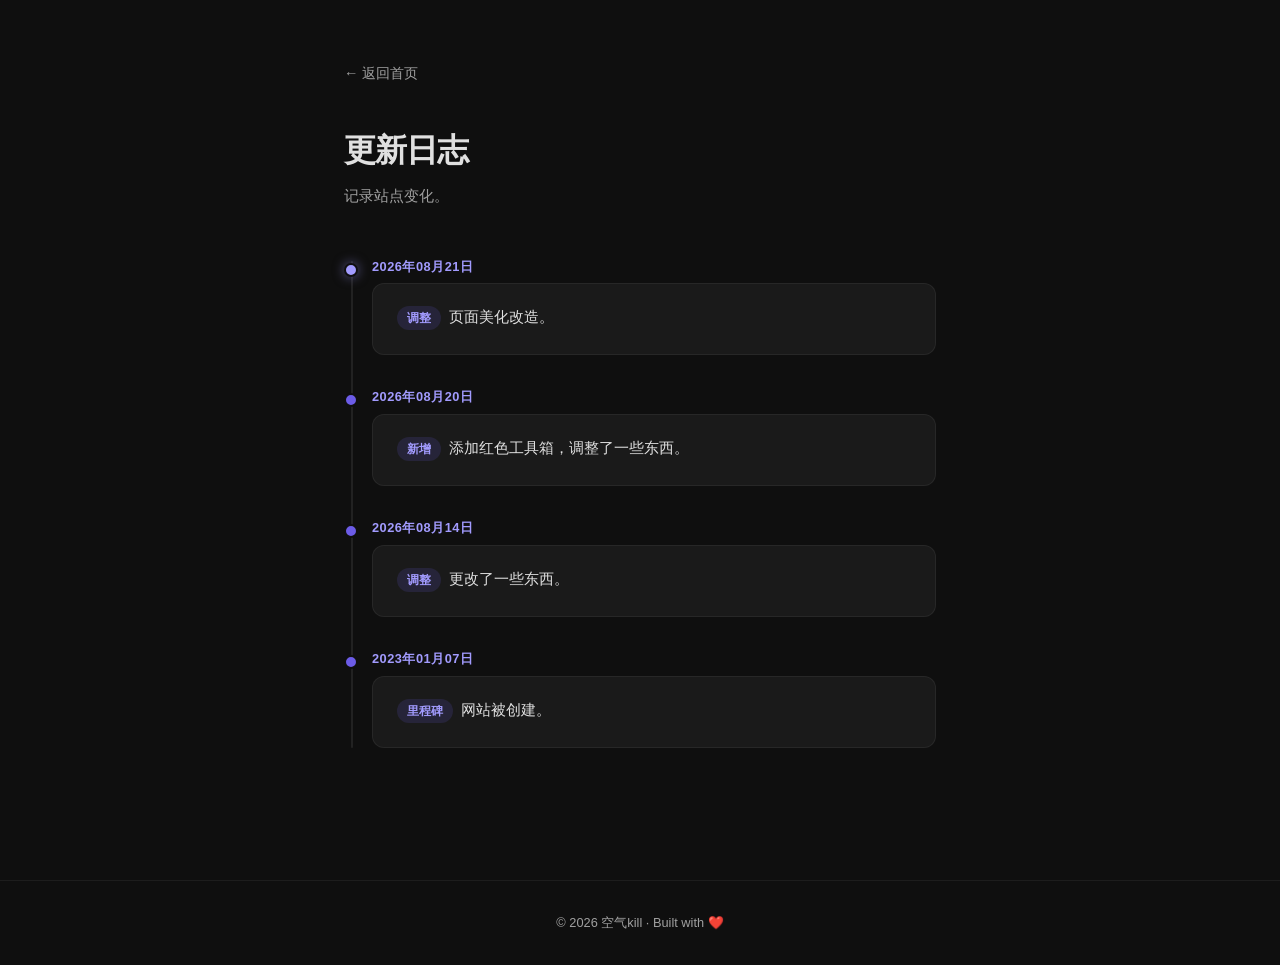
<file: log.html>
<!DOCTYPE html>
<html lang="zh-CN">
<head>
  <meta charset="UTF-8">
  <meta name="viewport" content="width=device-width, initial-scale=1.0">
  <title>更新日志 — 空气kill</title>
  <style>
    :root {
      --bg: #0f0f0f;
      --surface: #1a1a1a;
      --surface2: #242424;
      --text: #e0e0e0;
      --text2: #a0a0a0;
      --accent: #6c5ce7;
      --accent2: #a29bfe;
      --radius: 12px;
      --transition: 0.3s cubic-bezier(0.4, 0, 0.2, 1);
    }

    * {
      margin: 0;
      padding: 0;
      box-sizing: border-box;
    }

    body {
      font-family: -apple-system, BlinkMacSystemFont, 'Segoe UI', 'PingFang SC', 'Microsoft YaHei', sans-serif;
      background: var(--bg);
      color: var(--text);
      line-height: 1.6;
      -webkit-font-smoothing: antialiased;
      min-height: 100vh;
    }

    ::selection {
      background: var(--accent);
      color: #fff;
    }

    .container {
      max-width: 640px;
      margin: 0 auto;
      padding: 60px 24px;
    }

    .back {
      display: inline-flex;
      align-items: center;
      gap: 6px;
      color: var(--text2);
      text-decoration: none;
      font-size: 0.9rem;
      margin-bottom: 40px;
      transition: var(--transition);
    }

    .back:hover {
      color: #fff;
    }

    .page-header {
      margin-bottom: 48px;
    }

    .page-header h1 {
      font-size: 2rem;
      font-weight: 700;
      letter-spacing: -1px;
      margin-bottom: 8px;
    }

    .page-header .subtitle {
      color: var(--text2);
      font-size: 0.95rem;
    }

    .timeline {
      position: relative;
      padding-left: 28px;
    }

    .timeline::before {
      content: '';
      position: absolute;
      left: 7px;
      top: 4px;
      bottom: 0;
      width: 2px;
      background: rgba(255, 255, 255, 0.08);
      border-radius: 1px;
    }

    .log-entry {
      position: relative;
      margin-bottom: 32px;
    }

    .log-entry::before {
      content: '';
      position: absolute;
      left: -28px;
      top: 6px;
      width: 10px;
      height: 10px;
      border-radius: 50%;
      background: var(--accent);
      border: 2px solid var(--bg);
      z-index: 1;
    }

    .log-entry:first-child::before {
      background: var(--accent2);
      box-shadow: 0 0 12px rgba(162, 155, 254, 0.5);
    }

    .log-date {
      font-size: 0.8rem;
      color: var(--accent2);
      font-weight: 600;
      letter-spacing: 0.5px;
      margin-bottom: 6px;
    }

    .log-content {
      background: var(--surface);
      border: 1px solid rgba(255, 255, 255, 0.06);
      border-radius: var(--radius);
      padding: 20px 24px;
    }

    .log-content p {
      color: var(--text);
      font-size: 0.95rem;
      line-height: 1.7;
    }

    .log-content .tag {
      display: inline-block;
      padding: 2px 10px;
      background: rgba(108, 92, 231, 0.15);
      color: var(--accent2);
      border-radius: 50px;
      font-size: 0.75rem;
      font-weight: 600;
      margin-right: 8px;
      margin-bottom: 4px;
    }

    footer {
      text-align: center;
      padding: 32px 24px;
      color: var(--text2);
      font-size: 0.8rem;
      border-top: 1px solid rgba(255, 255, 255, 0.06);
      margin-top: 40px;
    }

    @media (max-width: 480px) {
      .container {
        padding: 40px 16px;
      }

      .page-header h1 {
        font-size: 1.6rem;
      }
    }
  </style>
</head>
<body>
  <div class="container">
    <a href="index.html" class="back">← 返回首页</a>

    <div class="page-header">
      <h1>更新日志</h1>
      <p class="subtitle">记录站点变化。</p>
    </div>

    <div class="timeline">
      <div class="log-entry">
        <div class="log-date">2026年08月21日</div>
        <div class="log-content">
          <p><span class="tag">调整</span>页面美化改造。</p>
        </div>
      </div>

      <div class="log-entry">
        <div class="log-date">2026年08月20日</div>
        <div class="log-content">
          <p><span class="tag">新增</span>添加红色工具箱，调整了一些东西。</p>
        </div>
      </div>

      <div class="log-entry">
        <div class="log-date">2026年08月14日</div>
        <div class="log-content">
          <p><span class="tag">调整</span>更改了一些东西。</p>
        </div>
      </div>

      <div class="log-entry">
        <div class="log-date">2023年01月07日</div>
        <div class="log-content">
          <p><span class="tag">里程碑</span>网站被创建。</p>
        </div>
      </div>
    </div>
  </div>

  <footer>
    <p>&copy; 2026 空气kill · Built with ❤️</p>
  </footer>
</body>
</html>
</file>
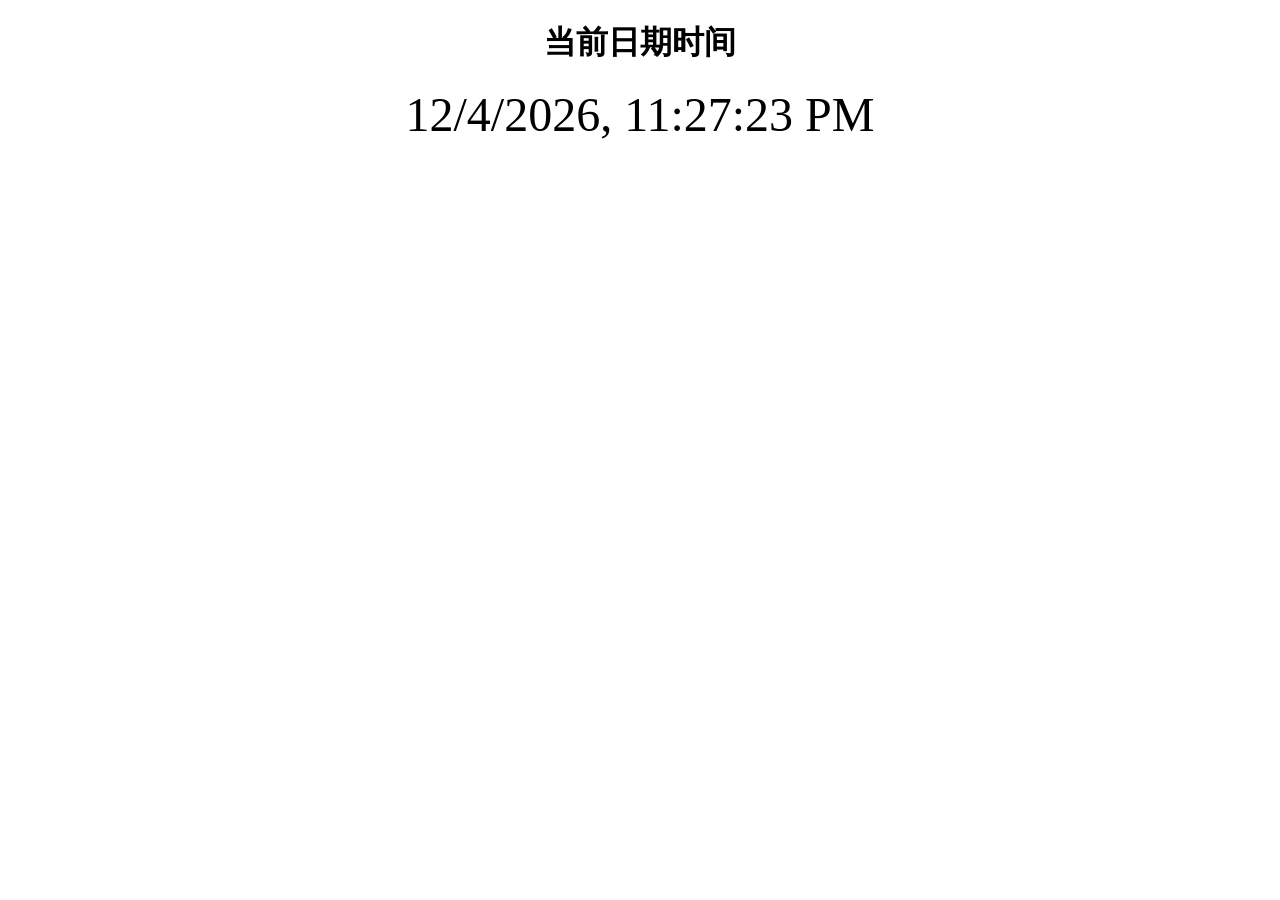
<file: test/t.html>
<!DOCTYPE html>
<html>
<head>
<meta charset="utf-8">
<title>当前时间</title>
</head>
<body bgcolor="#ffffff" text="#000000">
<center>
<h1>当前日期时间</h1>
<font size="7" id="t">--</font>
</center>

<script>
function s(){
  document.getElementById("t").innerHTML = new Date().toLocaleString();
}
s();
setInterval(s, 1000);
</script>
</body>
</html>
</file>
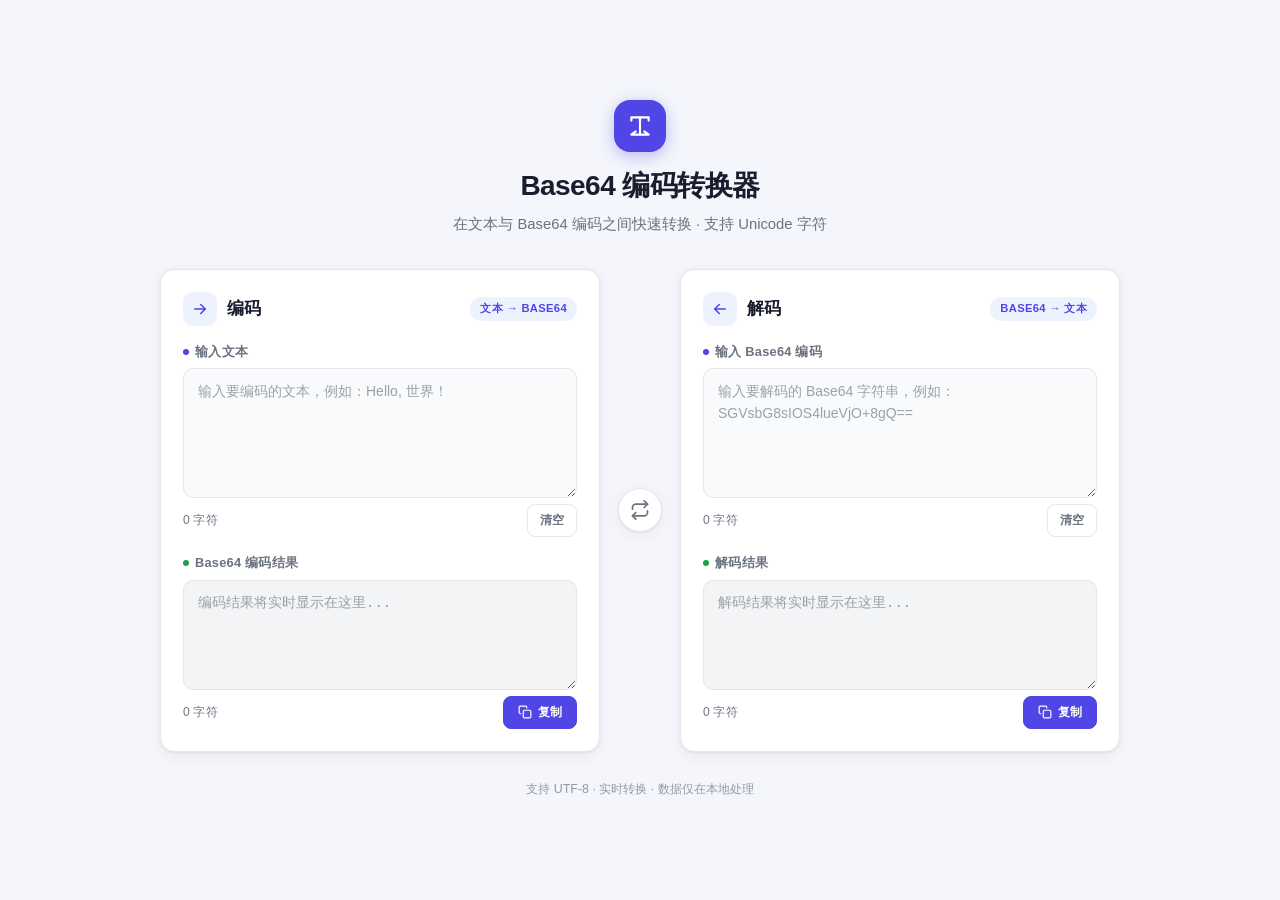
<file: pages/tools/base64tool.html>
<!DOCTYPE html>
<html lang="zh-CN">
<head>
    <meta charset="UTF-8">
    <meta name="viewport" content="width=device-width, initial-scale=1.0">
    <title>Base64 编码转换器</title>
    <style>
        :root {
            --bg: #f4f6fb;
            --card-bg: #ffffff;
            --text: #1a1d2e;
            --text-secondary: #6b7280;
            --border: #e5e7eb;
            --accent: #4f46e5;
            --accent-hover: #4338ca;
            --accent-light: #eef2ff;
            --input-bg: #f9fafb;
            --output-bg: #f3f4f6;
            --shadow: 0 1px 3px rgba(0, 0, 0, 0.06), 0 4px 16px rgba(0, 0, 0, 0.05);
            --shadow-hover: 0 2px 6px rgba(0, 0, 0, 0.08), 0 8px 32px rgba(0, 0, 0, 0.08);
            --error: #dc2626;
            --error-bg: #fef2f2;
            --success: #16a34a;
            --success-bg: #f0fdf4;
            --radius: 14px;
            --radius-sm: 10px;
            --radius-xs: 7px;
            --font-mono: 'SF Mono', 'Fira Code', 'Cascadia Code', 'Consolas', 'Monaco', 'Courier New', monospace;
            --font-sans: -apple-system, BlinkMacSystemFont, 'Segoe UI', Roboto, 'Helvetica Neue', Arial, 'PingFang SC', 'Microsoft YaHei', sans-serif;
            --transition: 0.22s cubic-bezier(0.4, 0, 0.2, 1);
        }

        @media (prefers-color-scheme: dark) {
            :root {
                --bg: #0d0f1a;
                --card-bg: #171a2b;
                --text: #e4e6f0;
                --text-secondary: #8b90a5;
                --border: #2a2e42;
                --accent: #6366f1;
                --accent-hover: #818cf8;
                --accent-light: #1e2140;
                --input-bg: #1e2135;
                --output-bg: #1a1d30;
                --shadow: 0 1px 3px rgba(0, 0, 0, 0.4), 0 4px 16px rgba(0, 0, 0, 0.3);
                --shadow-hover: 0 2px 6px rgba(0, 0, 0, 0.5), 0 8px 32px rgba(0, 0, 0, 0.35);
                --error: #f87171;
                --error-bg: #2d1b1e;
                --success: #4ade80;
                --success-bg: #1b2d1f;
            }
        }

        *,
        *::before,
        *::after {
            box-sizing: border-box;
            margin: 0;
            padding: 0;
        }

        body {
            font-family: var(--font-sans);
            background: var(--bg);
            color: var(--text);
            min-height: 100vh;
            display: flex;
            flex-direction: column;
            align-items: center;
            justify-content: center;
            padding: 20px;
            transition: background var(--transition), color var(--transition);
            line-height: 1.6;
            -webkit-font-smoothing: antialiased;
            -moz-osx-font-smoothing: grayscale;
        }

        .container {
            width: 100%;
            max-width: 960px;
            margin: 0 auto;
        }

        /* Header */
        .header {
            text-align: center;
            margin-bottom: 32px;
        }

        .header .logo-icon {
            display: inline-flex;
            align-items: center;
            justify-content: center;
            width: 52px;
            height: 52px;
            border-radius: 16px;
            background: var(--accent);
            color: #fff;
            margin-bottom: 12px;
            box-shadow: 0 4px 16px rgba(79, 70, 229, 0.35);
            transition: background var(--transition), box-shadow var(--transition);
        }

        .header .logo-icon svg {
            width: 26px;
            height: 26px;
            stroke: #fff;
            fill: none;
            stroke-width: 2;
            stroke-linecap: round;
            stroke-linejoin: round;
        }

        .header h1 {
            font-size: 1.75rem;
            font-weight: 700;
            letter-spacing: -0.02em;
            margin-bottom: 4px;
        }

        .header p {
            color: var(--text-secondary);
            font-size: 0.925rem;
            max-width: 420px;
            margin: 0 auto;
        }

        /* Main Grid */
        .main-grid {
            display: grid;
            grid-template-columns: 1fr auto 1fr;
            gap: 18px;
            align-items: stretch;
        }

        @media (max-width: 768px) {
            .main-grid {
                grid-template-columns: 1fr;
                grid-template-rows: auto auto auto;
            }
            .swap-wrapper {
                display: flex;
                justify-content: center;
            }
            .swap-btn {
                transform: rotate(90deg);
            }
        }

        /* Card */
        .card {
            background: var(--card-bg);
            border-radius: var(--radius);
            box-shadow: var(--shadow);
            padding: 22px;
            border: 1px solid var(--border);
            transition: box-shadow var(--transition), background var(--transition), border-color var(--transition);
            display: flex;
            flex-direction: column;
            gap: 16px;
        }

        .card:hover {
            box-shadow: var(--shadow-hover);
        }

        .card-header {
            display: flex;
            align-items: center;
            gap: 10px;
        }

        .card-header .icon-badge {
            display: inline-flex;
            align-items: center;
            justify-content: center;
            width: 34px;
            height: 34px;
            border-radius: 10px;
            background: var(--accent-light);
            color: var(--accent);
            flex-shrink: 0;
            transition: background var(--transition), color var(--transition);
        }

        .card-header .icon-badge svg {
            width: 18px;
            height: 18px;
            stroke: currentColor;
            fill: none;
            stroke-width: 2;
            stroke-linecap: round;
            stroke-linejoin: round;
        }

        .card-header h2 {
            font-size: 1.08rem;
            font-weight: 650;
            letter-spacing: -0.01em;
        }

        .card-header .badge {
            margin-left: auto;
            font-size: 0.7rem;
            font-weight: 600;
            padding: 3px 10px;
            border-radius: 20px;
            background: var(--accent-light);
            color: var(--accent);
            letter-spacing: 0.03em;
            text-transform: uppercase;
            transition: background var(--transition), color var(--transition);
        }

        /* Input Group */
        .input-group,
        .output-group {
            display: flex;
            flex-direction: column;
            gap: 6px;
            flex: 1;
        }

        .input-group label,
        .output-group label {
            font-size: 0.8rem;
            font-weight: 600;
            color: var(--text-secondary);
            letter-spacing: 0.02em;
            display: flex;
            align-items: center;
            gap: 6px;
            user-select: none;
        }

        .input-group label .dot,
        .output-group label .dot {
            width: 6px;
            height: 6px;
            border-radius: 50%;
            background: var(--accent);
            display: inline-block;
            flex-shrink: 0;
        }

        .output-group label .dot {
            background: var(--success);
        }

        textarea {
            width: 100%;
            min-height: 130px;
            resize: vertical;
            padding: 12px 14px;
            border-radius: var(--radius-sm);
            border: 1.5px solid var(--border);
            background: var(--input-bg);
            color: var(--text);
            font-family: var(--font-sans);
            font-size: 0.925rem;
            line-height: 1.55;
            transition: border-color var(--transition), box-shadow var(--transition), background var(--transition), color var(--transition);
            outline: none;
            -webkit-appearance: none;
            appearance: none;
        }

        textarea:focus {
            border-color: var(--accent);
            box-shadow: 0 0 0 4px rgba(79, 70, 229, 0.12);
        }

        @media (prefers-color-scheme: dark) {
            textarea:focus {
                box-shadow: 0 0 0 4px rgba(99, 102, 241, 0.22);
            }
        }

        textarea::placeholder {
            color: var(--text-secondary);
            opacity: 0.65;
            font-size: 0.875rem;
        }

        textarea.output-area {
            background: var(--output-bg);
            font-family: var(--font-mono);
            font-size: 0.84rem;
            line-height: 1.5;
            cursor: text;
            user-select: text;
            min-height: 110px;
        }

        textarea.output-area.error-state {
            border-color: var(--error);
            background: var(--error-bg);
            box-shadow: 0 0 0 4px rgba(220, 38, 38, 0.08);
        }

        textarea.output-area.success-state {
            border-color: var(--success);
            background: var(--success-bg);
            box-shadow: 0 0 0 4px rgba(22, 163, 74, 0.08);
        }

        /* Meta Row */
        .meta-row {
            display: flex;
            align-items: center;
            justify-content: space-between;
            gap: 10px;
            flex-wrap: wrap;
        }

        .char-count {
            font-size: 0.75rem;
            color: var(--text-secondary);
            font-weight: 500;
            letter-spacing: 0.02em;
            user-select: none;
        }

        .btn {
            display: inline-flex;
            align-items: center;
            justify-content: center;
            gap: 6px;
            padding: 8px 16px;
            border-radius: var(--radius-xs);
            border: 1.5px solid transparent;
            font-family: var(--font-sans);
            font-size: 0.82rem;
            font-weight: 600;
            cursor: pointer;
            transition: all var(--transition);
            letter-spacing: 0.01em;
            -webkit-user-select: none;
            user-select: none;
            white-space: nowrap;
            outline: none;
            -webkit-appearance: none;
            appearance: none;
        }

        .btn:focus-visible {
            box-shadow: 0 0 0 3px rgba(79, 70, 229, 0.3);
            outline: none;
        }

        .btn-copy {
            background: var(--accent);
            color: #fff;
            border-color: var(--accent);
            padding: 7px 14px;
            font-size: 0.78rem;
            border-radius: 8px;
        }

        .btn-copy:hover {
            background: var(--accent-hover);
            border-color: var(--accent-hover);
            transform: translateY(-1px);
            box-shadow: 0 3px 12px rgba(79, 70, 229, 0.3);
        }

        .btn-copy:active {
            transform: translateY(0);
            box-shadow: none;
        }

        .btn-copy.copied {
            background: var(--success);
            border-color: var(--success);
            box-shadow: 0 3px 12px rgba(22, 163, 74, 0.3);
        }

        .btn-copy.copied:hover {
            background: var(--success);
            border-color: var(--success);
        }

        .btn-clear {
            background: transparent;
            color: var(--text-secondary);
            border-color: var(--border);
            padding: 7px 12px;
            font-size: 0.78rem;
            border-radius: 8px;
        }

        .btn-clear:hover {
            background: var(--input-bg);
            border-color: var(--text-secondary);
            color: var(--text);
        }

        .btn-clear:active {
            transform: scale(0.97);
        }

        /* Swap Button */
        .swap-wrapper {
            display: flex;
            align-items: center;
            justify-content: center;
        }

        .swap-btn {
            display: inline-flex;
            align-items: center;
            justify-content: center;
            width: 44px;
            height: 44px;
            border-radius: 50%;
            background: var(--card-bg);
            border: 1.5px solid var(--border);
            cursor: pointer;
            transition: all var(--transition);
            color: var(--text-secondary);
            box-shadow: var(--shadow);
            flex-shrink: 0;
            outline: none;
            -webkit-appearance: none;
            appearance: none;
        }

        .swap-btn:hover {
            border-color: var(--accent);
            color: var(--accent);
            transform: scale(1.08);
            box-shadow: var(--shadow-hover);
        }

        .swap-btn:active {
            transform: scale(0.94);
        }

        .swap-btn svg {
            width: 20px;
            height: 20px;
            stroke: currentColor;
            fill: none;
            stroke-width: 2;
            stroke-linecap: round;
            stroke-linejoin: round;
        }

        /* Footer */
        .footer {
            text-align: center;
            margin-top: 28px;
            font-size: 0.78rem;
            color: var(--text-secondary);
            opacity: 0.7;
        }

        /* Animations */
        @keyframes fadeInUp {
            from {
                opacity: 0;
                transform: translateY(12px);
            }
            to {
                opacity: 1;
                transform: translateY(0);
            }
        }

        .card {
            animation: fadeInUp 0.45s ease-out both;
        }

        .card:nth-child(1) {
            animation-delay: 0.05s;
        }
        .card:nth-child(3) {
            animation-delay: 0.1s;
        }

        @keyframes pulse-success {
            0%,
            100% {
                box-shadow: 0 0 0 0 rgba(22, 163, 74, 0.4);
            }
            50% {
                box-shadow: 0 0 0 8px rgba(22, 163, 74, 0);
            }
        }

        textarea.output-area.just-copied {
            animation: pulse-success 0.6s ease-out;
        }

        /* Error text */
        .error-message {
            font-size: 0.75rem;
            color: var(--error);
            font-weight: 500;
            margin-top: 2px;
            min-height: 1.2em;
            transition: opacity var(--transition);
        }

        /* Responsive fine-tune */
        @media (max-width: 480px) {
            body {
                padding: 12px;
            }
            .card {
                padding: 16px;
            }
            textarea {
                min-height: 100px;
                font-size: 0.875rem;
            }
            .header h1 {
                font-size: 1.4rem;
            }
            .header .logo-icon {
                width: 44px;
                height: 44px;
                border-radius: 13px;
            }
            .header .logo-icon svg {
                width: 22px;
                height: 22px;
            }
        }
    </style>
</head>
<body>
    <div class="container">
        <!-- Header -->
        <header class="header">
            <div class="logo-icon" aria-hidden="true">
                <svg viewBox="0 0 24 24">
                    <polyline points="4 7 4 4 20 4 20 7" />
                    <line x1="9" y1="20" x2="15" y2="20" />
                    <line x1="12" y1="4" x2="12" y2="20" />
                    <polyline points="8 17 4 20 8 20" />
                    <polyline points="16 17 20 20 16 20" />
                </svg>
            </div>
            <h1>Base64 编码转换器</h1>
            <p>在文本与 Base64 编码之间快速转换 · 支持 Unicode 字符</p>
        </header>

        <!-- Main -->
        <main class="main-grid">
            <!-- Encode Card -->
            <section class="card" aria-label="编码区域">
                <div class="card-header">
                    <span class="icon-badge" aria-hidden="true">
                        <svg viewBox="0 0 24 24">
                            <path d="M5 12h14" />
                            <polyline points="13 6 19 12 13 18" />
                        </svg>
                    </span>
                    <h2>编码</h2>
                    <span class="badge">文本 → Base64</span>
                </div>

                <div class="input-group">
                    <label><span class="dot"></span>输入文本</label>
                    <textarea id="encode-input" placeholder="输入要编码的文本，例如：Hello, 世界！" spellcheck="false" aria-label="输入要编码的文本"></textarea>
                    <div class="meta-row">
                        <span class="char-count" id="encode-input-count">0 字符</span>
                        <button class="btn btn-clear" id="encode-clear" type="button" title="清空输入">清空</button>
                    </div>
                </div>

                <div class="output-group">
                    <label><span class="dot"></span>Base64 编码结果</label>
                    <textarea id="encode-output" class="output-area" placeholder="编码结果将实时显示在这里..." readonly spellcheck="false" aria-label="Base64 编码结果"></textarea>
                    <div class="meta-row">
                        <span class="char-count" id="encode-output-count">0 字符</span>
                        <button class="btn btn-copy" id="encode-copy" type="button" title="复制编码结果">
                            <svg width="14" height="14" viewBox="0 0 24 24" fill="none" stroke="currentColor" stroke-width="2" stroke-linecap="round" stroke-linejoin="round" aria-hidden="true">
                                <rect x="9" y="9" width="13" height="13" rx="2" ry="2" />
                                <path d="M5 15H4a2 2 0 0 1-2-2V4a2 2 0 0 1 2-2h9a2 2 0 0 1 2 2v1" />
                            </svg>
                            <span>复制</span>
                        </button>
                    </div>
                </div>
            </section>

            <!-- Swap Button -->
            <div class="swap-wrapper">
                <button class="swap-btn" id="swap-btn" type="button" title="交换两个区域的内容" aria-label="交换编码和解码内容">
                    <svg viewBox="0 0 24 24">
                        <polyline points="17 1 21 5 17 9" />
                        <path d="M3 11V9a4 4 0 0 1 4-4h14" />
                        <polyline points="7 23 3 19 7 15" />
                        <path d="M21 13v2a4 4 0 0 1-4 4H3" />
                    </svg>
                </button>
            </div>

            <!-- Decode Card -->
            <section class="card" aria-label="解码区域">
                <div class="card-header">
                    <span class="icon-badge" aria-hidden="true">
                        <svg viewBox="0 0 24 24">
                            <path d="M19 12H5" />
                            <polyline points="11 18 5 12 11 6" />
                        </svg>
                    </span>
                    <h2>解码</h2>
                    <span class="badge">Base64 → 文本</span>
                </div>

                <div class="input-group">
                    <label><span class="dot"></span>输入 Base64 编码</label>
                    <textarea id="decode-input" placeholder="输入要解码的 Base64 字符串，例如：SGVsbG8sIOS4lueVjO+8gQ==" spellcheck="false" aria-label="输入要解码的 Base64 字符串"></textarea>
                    <div class="meta-row">
                        <span class="char-count" id="decode-input-count">0 字符</span>
                        <button class="btn btn-clear" id="decode-clear" type="button" title="清空输入">清空</button>
                    </div>
                </div>

                <div class="output-group">
                    <label><span class="dot"></span>解码结果</label>
                    <textarea id="decode-output" class="output-area" placeholder="解码结果将实时显示在这里..." readonly spellcheck="false" aria-label="解码结果"></textarea>
                    <div class="meta-row">
                        <span class="char-count" id="decode-output-count">0 字符</span>
                        <button class="btn btn-copy" id="decode-copy" type="button" title="复制解码结果">
                            <svg width="14" height="14" viewBox="0 0 24 24" fill="none" stroke="currentColor" stroke-width="2" stroke-linecap="round" stroke-linejoin="round" aria-hidden="true">
                                <rect x="9" y="9" width="13" height="13" rx="2" ry="2" />
                                <path d="M5 15H4a2 2 0 0 1-2-2V4a2 2 0 0 1 2-2h9a2 2 0 0 1 2 2v1" />
                            </svg>
                            <span>复制</span>
                        </button>
                    </div>
                </div>
            </section>
        </main>

        <!-- Footer -->
        <footer class="footer">
            支持 UTF-8 · 实时转换 · 数据仅在本地处理
        </footer>
    </div>

    <script>
        (function() {
            'use strict';

            // DOM elements
            const encodeInput = document.getElementById('encode-input');
            const encodeOutput = document.getElementById('encode-output');
            const encodeInputCount = document.getElementById('encode-input-count');
            const encodeOutputCount = document.getElementById('encode-output-count');
            const encodeCopyBtn = document.getElementById('encode-copy');
            const encodeClearBtn = document.getElementById('encode-clear');

            const decodeInput = document.getElementById('decode-input');
            const decodeOutput = document.getElementById('decode-output');
            const decodeInputCount = document.getElementById('decode-input-count');
            const decodeOutputCount = document.getElementById('decode-output-count');
            const decodeCopyBtn = document.getElementById('decode-copy');
            const decodeClearBtn = document.getElementById('decode-clear');

            const swapBtn = document.getElementById('swap-btn');

            // Utility: encode text to Base64 (UTF-8 safe)
            function encodeToBase64(text) {
                try {
                    const encoder = new TextEncoder();
                    const bytes = encoder.encode(text);
                    let binary = '';
                    for (const byte of bytes) {
                        binary += String.fromCharCode(byte);
                    }
                    return btoa(binary);
                } catch (err) {
                    return null;
                }
            }

            // Utility: decode Base64 to text (UTF-8 safe)
            function decodeFromBase64(base64Str) {
                try {
                    // Clean the input: remove all whitespace
                    const cleaned = base64Str.replace(/\s+/g, '');
                    if (cleaned.length === 0) return { text: '', error: null };

                    // Validate base64 characters
                    if (!/^[A-Za-z0-9+/]*={0,2}$/.test(cleaned)) {
                        return { text: '', error: '无效的 Base64 字符' };
                    }

                    // Check padding
                    if (cleaned.includes('=')) {
                        const padIndex = cleaned.indexOf('=');
                        if (padIndex !== cleaned.length - 1 && padIndex !== cleaned.length - 2) {
                            return { text: '', error: '无效的 Base64 填充' };
                        }
                        // Ensure padding is only at the end
                        if (!/^[A-Za-z0-9+/]+={0,2}$/.test(cleaned)) {
                            return { text: '', error: '无效的 Base64 格式' };
                        }
                    }

                    const binary = atob(cleaned);
                    const bytes = new Uint8Array(binary.length);
                    for (let i = 0; i < binary.length; i++) {
                        bytes[i] = binary.charCodeAt(i);
                    }
                    const decoder = new TextDecoder('utf-8', { fatal: true });
                    const text = decoder.decode(bytes);
                    return { text, error: null };
                } catch (err) {
                    if (err instanceof TypeError && err.message.includes('fatal')) {
                        return { text: '', error: '解码结果不是有效的 UTF-8 文本' };
                    }
                    return { text: '', error: '无效的 Base64 字符串' };
                }
            }

            // Update encode output
            function updateEncodeOutput() {
                const inputText = encodeInput.value;
                const count = inputText.length;
                encodeInputCount.textContent = count + ' 字符';

                if (inputText === '') {
                    encodeOutput.value = '';
                    encodeOutputCount.textContent = '0 字符';
                    encodeOutput.classList.remove('error-state', 'success-state');
                    return;
                }

                const result = encodeToBase64(inputText);
                if (result !== null) {
                    encodeOutput.value = result;
                    encodeOutputCount.textContent = result.length + ' 字符';
                    encodeOutput.classList.remove('error-state');
                    encodeOutput.classList.add('success-state');
                } else {
                    encodeOutput.value = '';
                    encodeOutputCount.textContent = '0 字符';
                    encodeOutput.classList.remove('success-state');
                    encodeOutput.classList.add('error-state');
                }
            }

            // Update decode output
            function updateDecodeOutput() {
                const inputBase64 = decodeInput.value;
                const count = inputBase64.length;
                decodeInputCount.textContent = count + ' 字符';

                if (inputBase64.trim() === '') {
                    decodeOutput.value = '';
                    decodeOutputCount.textContent = '0 字符';
                    decodeOutput.classList.remove('error-state', 'success-state');
                    return;
                }

                const result = decodeFromBase64(inputBase64);
                if (result.error === null) {
                    decodeOutput.value = result.text;
                    decodeOutputCount.textContent = result.text.length + ' 字符';
                    decodeOutput.classList.remove('error-state');
                    decodeOutput.classList.add('success-state');
                } else {
                    decodeOutput.value = '';
                    decodeOutputCount.textContent = '0 字符';
                    decodeOutput.classList.remove('success-state');
                    decodeOutput.classList.add('error-state');
                    // Show error in output placeholder
                    decodeOutput.placeholder = result.error;
                    // Schedule clearing the error placeholder
                    clearTimeout(decodeOutput._errorTimeout);
                    decodeOutput._errorTimeout = setTimeout(() => {
                        decodeOutput.placeholder = '解码结果将实时显示在这里...';
                    }, 2500);
                }
            }

            // Copy to clipboard
            async function copyText(text, button) {
                if (!text || text.length === 0) return;
                try {
                    await navigator.clipboard.writeText(text);
                } catch (err) {
                    // Fallback
                    const textarea = document.createElement('textarea');
                    textarea.value = text;
                    textarea.style.position = 'fixed';
                    textarea.style.opacity = '0';
                    textarea.style.pointerEvents = 'none';
                    document.body.appendChild(textarea);
                    textarea.select();
                    try {
                        document.execCommand('copy');
                    } catch (execErr) {
                        document.body.removeChild(textarea);
                        return;
                    }
                    document.body.removeChild(textarea);
                }
                // Visual feedback
                const span = button.querySelector('span');
                const originalText = span.textContent;
                span.textContent = '已复制！';
                button.classList.add('copied');
                // Find the associated output textarea
                const outputArea = button.closest('.output-group')?.querySelector('.output-area');
                if (outputArea) {
                    outputArea.classList.add('just-copied');
                    setTimeout(() => outputArea.classList.remove('just-copied'), 700);
                }
                clearTimeout(button._copyTimeout);
                button._copyTimeout = setTimeout(() => {
                    span.textContent = originalText;
                    button.classList.remove('copied');
                }, 1600);
            }

            // Swap contents
            function swapContents() {
                const encodeText = encodeOutput.value;
                const decodeText = decodeOutput.value;

                // Swap inputs
                const tempEncodeInput = encodeInput.value;
                encodeInput.value = decodeText;
                decodeInput.value = tempEncodeInput;

                // Update both outputs
                updateEncodeOutput();
                updateDecodeOutput();

                // Brief visual highlight
                encodeInput.style.borderColor = 'var(--accent)';
                decodeInput.style.borderColor = 'var(--accent)';
                setTimeout(() => {
                    encodeInput.style.borderColor = '';
                    decodeInput.style.borderColor = '';
                }, 600);
            }

            // Clear functions
            function clearEncode() {
                encodeInput.value = '';
                encodeOutput.value = '';
                encodeOutputCount.textContent = '0 字符';
                encodeInputCount.textContent = '0 字符';
                encodeOutput.classList.remove('error-state', 'success-state');
                encodeOutput.placeholder = '编码结果将实时显示在这里...';
                encodeInput.focus();
            }

            function clearDecode() {
                decodeInput.value = '';
                decodeOutput.value = '';
                decodeOutputCount.textContent = '0 字符';
                decodeInputCount.textContent = '0 字符';
                decodeOutput.classList.remove('error-state', 'success-state');
                decodeOutput.placeholder = '解码结果将实时显示在这里...';
                decodeInput.focus();
            }

            // Event listeners
            encodeInput.addEventListener('input', updateEncodeOutput);
            decodeInput.addEventListener('input', updateDecodeOutput);

            encodeCopyBtn.addEventListener('click', () => {
                copyText(encodeOutput.value, encodeCopyBtn);
            });

            decodeCopyBtn.addEventListener('click', () => {
                copyText(decodeOutput.value, decodeCopyBtn);
            });

            encodeClearBtn.addEventListener('click', clearEncode);
            decodeClearBtn.addEventListener('click', clearDecode);

            swapBtn.addEventListener('click', swapContents);

            // Keyboard shortcuts: Ctrl/Cmd+Enter to copy active output
            encodeOutput.addEventListener('keydown', (e) => {
                if ((e.ctrlKey || e.metaKey) && e.key === 'Enter') {
                    e.preventDefault();
                    copyText(encodeOutput.value, encodeCopyBtn);
                }
            });
            decodeOutput.addEventListener('keydown', (e) => {
                if ((e.ctrlKey || e.metaKey) && e.key === 'Enter') {
                    e.preventDefault();
                    copyText(decodeOutput.value, decodeCopyBtn);
                }
            });

            // Initialize counts
            updateEncodeOutput();
            updateDecodeOutput();

            // Auto-resize textareas (up to a max height)
            function autoResize(textarea) {
                textarea.style.height = 'auto';
                const maxHeight = 250;
                textarea.style.height = Math.min(textarea.scrollHeight, maxHeight) + 'px';
            }

            [encodeInput, decodeInput].forEach(ta => {
                ta.addEventListener('input', () => autoResize(ta));
            });

            // Set initial height
            [encodeInput, decodeInput].forEach(ta => {
                autoResize(ta);
            });
        })();
    </script>
</body>
</html>
</file>
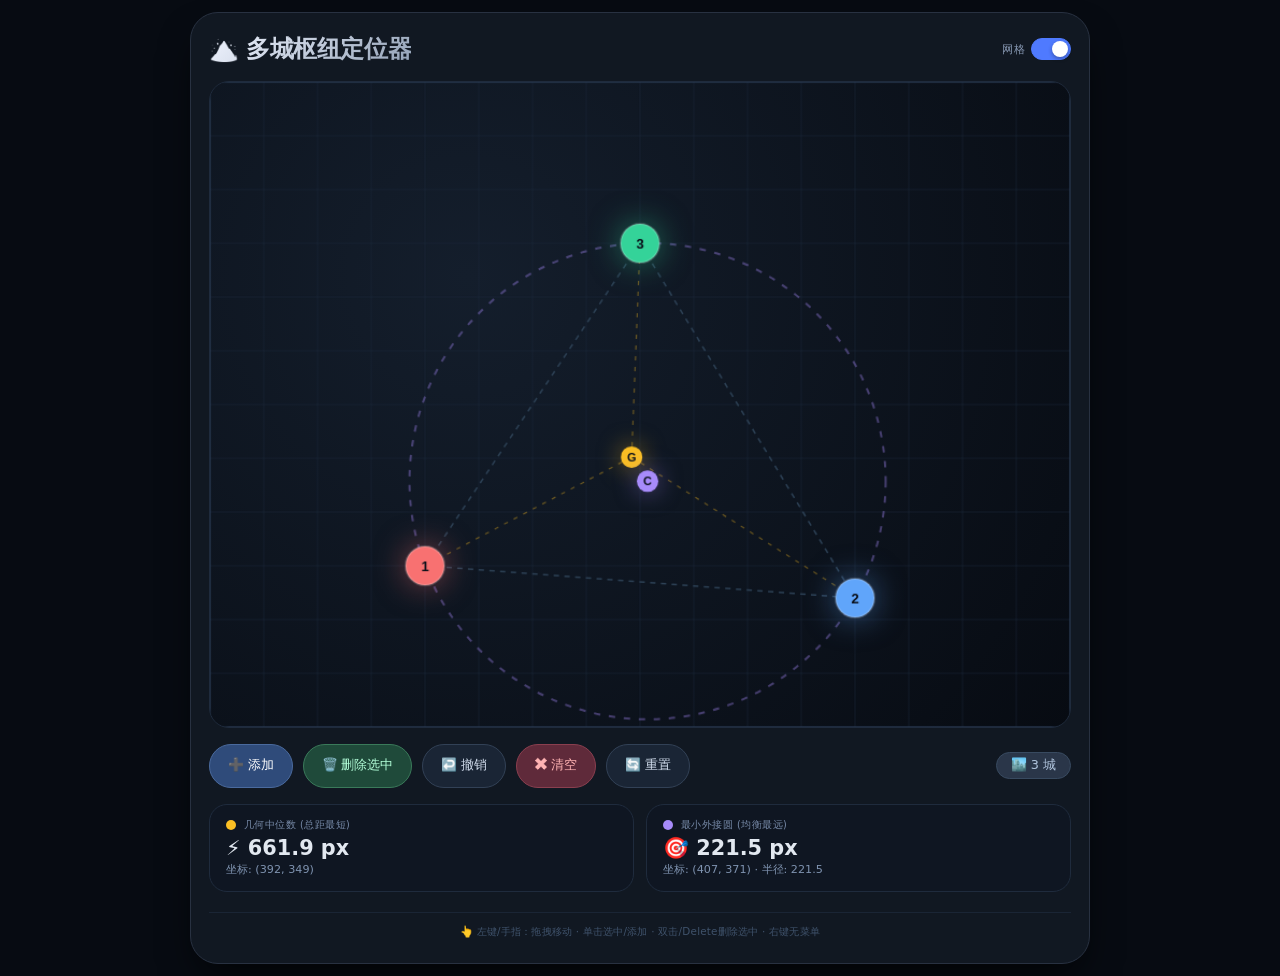
<file: pages/tools/hub-locator.html>
<!DOCTYPE html>
<html lang="zh-CN">
<head>
    <meta charset="UTF-8">
    <meta name="viewport" content="width=device-width, initial-scale=1.0, maximum-scale=1.0, user-scalable=no, viewport-fit=cover">
    <title>多城枢纽定位器</title>
    <style>
        * {
            margin: 0;
            padding: 0;
            box-sizing: border-box;
            -webkit-tap-highlight-color: transparent;
        }
        body {
            font-family: system-ui, -apple-system, 'Segoe UI', Roboto, sans-serif;
            background: #070b12;
            color: #e2e8f0;
            display: flex;
            justify-content: center;
            align-items: center;
            min-height: 100dvh;
            padding: 12px;
            touch-action: pan-y;
        }
        .container {
            max-width: 900px;
            width: 100%;
            background: #111822;
            border-radius: 28px;
            padding: 20px 18px 24px;
            box-shadow: 0 20px 40px -12px #000000cc;
            border: 1px solid #283141;
            display: flex;
            flex-direction: column;
            gap: 16px;
        }
        header {
            display: flex;
            justify-content: space-between;
            align-items: center;
            flex-wrap: wrap;
            gap: 10px;
        }
        header h1 {
            font-weight: 650;
            font-size: 1.5rem;
            letter-spacing: -0.02em;
            background: linear-gradient(135deg, #f0f4ff, #94a3b8);
            -webkit-background-clip: text;
            -webkit-text-fill-color: transparent;
            background-clip: text;
        }
        .header-actions {
            display: flex;
            align-items: center;
            gap: 14px;
        }
        .toggle-wrap {
            display: flex;
            align-items: center;
            gap: 6px;
            font-size: 0.7rem;
            color: #8899b4;
            font-weight: 500;
            letter-spacing: 0.03em;
        }
        .toggle {
            width: 40px;
            height: 22px;
            background: #2a3649;
            border-radius: 40px;
            position: relative;
            cursor: pointer;
            transition: 0.2s;
            flex-shrink: 0;
            border: 1px solid #3f4f66;
        }
        .toggle.active {
            background: #4f7aff;
            border-color: #4f7aff;
        }
        .toggle::after {
            content: '';
            position: absolute;
            top: 2px;
            left: 2px;
            width: 16px;
            height: 16px;
            background: white;
            border-radius: 40px;
            transition: 0.25s cubic-bezier(0.34, 1.56, 0.64, 1);
            box-shadow: 0 2px 4px rgba(0,0,0,0.3);
        }
        .toggle.active::after {
            left: 20px;
        }

        .canvas-wrapper {
            position: relative;
            background: #0a101a;
            border-radius: 20px;
            border: 1px solid #1f2b3d;
            overflow: hidden;
            touch-action: none;
            width: 100%;
            aspect-ratio: 4 / 3;
        }
        canvas {
            display: block;
            width: 100%;
            height: 100%;
            background: radial-gradient(circle at 30% 30%, #141e2c, #070b12);
            touch-action: none;
            cursor: grab;
        }
        canvas:active {
            cursor: grabbing;
        }

        .control-bar {
            display: flex;
            flex-wrap: wrap;
            align-items: center;
            gap: 8px 10px;
        }
        .btn {
            background: #1f2a3a;
            border: 1px solid #324156;
            color: #d1dcec;
            padding: 10px 18px;
            border-radius: 60px;
            font-size: 0.8rem;
            font-weight: 500;
            display: inline-flex;
            align-items: center;
            gap: 6px;
            cursor: pointer;
            transition: 0.15s;
            touch-action: manipulation;
            white-space: nowrap;
            background: #1a2535;
            flex: 0 1 auto;
            min-height: 44px;
        }
        .btn:active {
            transform: scale(0.94);
            background: #2a3a50;
        }
        .btn-primary {
            background: #2f4b7a;
            border-color: #4a6a9e;
            color: white;
        }
        .btn-danger {
            background: #5f2a3a;
            border-color: #8a3f4f;
            color: #ffb3b3;
        }
        .btn-success {
            background: #1f4a3a;
            border-color: #3a7a5a;
            color: #b3ffd9;
        }
        .btn-icon {
            font-size: 1.1rem;
            line-height: 1;
        }
        .badge-count {
            background: #2a3649;
            padding: 4px 14px;
            border-radius: 40px;
            font-size: 0.8rem;
            color: #b0c4dd;
            margin-left: auto;
            border: 1px solid #384a60;
        }

        .info-grid {
            display: grid;
            grid-template-columns: 1fr 1fr;
            gap: 12px;
        }
        .info-card {
            background: #0f1622;
            border-radius: 18px;
            padding: 14px 16px;
            border: 1px solid #1f2b3d;
        }
        .info-card .label {
            font-size: 0.6rem;
            text-transform: uppercase;
            letter-spacing: 0.05em;
            color: #778aa8;
            display: flex;
            align-items: center;
            gap: 8px;
        }
        .info-card .value {
            font-size: 1.3rem;
            font-weight: 550;
            margin-top: 4px;
            font-variant-numeric: tabular-nums;
            word-break: break-all;
        }
        .info-card .sub {
            font-size: 0.7rem;
            color: #7f93b0;
            margin-top: 2px;
        }
        .color-dot {
            display: inline-block;
            width: 10px;
            height: 10px;
            border-radius: 10px;
            flex-shrink: 0;
        }
        .footer-tip {
            font-size: 0.65rem;
            color: #3f526b;
            text-align: center;
            border-top: 1px solid #1a2535;
            padding-top: 12px;
            margin-top: 4px;
            letter-spacing: 0.02em;
        }
        @media (max-width: 600px) {
            .container { padding: 14px 12px; }
            header h1 { font-size: 1.2rem; }
            .btn { font-size: 0.7rem; padding: 8px 14px; min-height: 40px; }
            .info-grid { grid-template-columns: 1fr; }
            .info-card .value { font-size: 1.1rem; }
            .badge-count { font-size: 0.7rem; }
        }
    </style>
</head>
<body>
<div class="container">
    <header>
        <h1>⛰️ 多城枢纽定位器</h1>
        <div class="header-actions">
            <div class="toggle-wrap">
                <span>网格</span>
                <div id="gridToggle" class="toggle active"></div>
            </div>
        </div>
    </header>

    <div class="canvas-wrapper">
        <canvas id="mapCanvas" width="800" height="600"></canvas>
    </div>

    <div class="control-bar">
        <button class="btn btn-primary" id="addBtn">➕ 添加</button>
        <button class="btn btn-success" id="deleteSelectedBtn" disabled>🗑️ 删除选中</button>
        <button class="btn" id="undoBtn">↩️ 撤销</button>
        <button class="btn btn-danger" id="clearBtn">✖ 清空</button>
        <button class="btn" id="resetBtn">🔄 重置</button>
        <span class="badge-count" id="cityCount">🏙️ 3 城</span>
    </div>

    <div class="info-grid">
        <div class="info-card">
            <div class="label"><span class="color-dot" style="background:#fbbf24;"></span> 几何中位数 (总距最短)</div>
            <div class="value" id="medianDist">—</div>
            <div class="sub" id="medianPos">坐标: (—, —)</div>
        </div>
        <div class="info-card">
            <div class="label"><span class="color-dot" style="background:#a78bfa;"></span> 最小外接圆 (均衡最远)</div>
            <div class="value" id="centerDist">—</div>
            <div class="sub" id="centerPos">坐标: (—, —) · 半径: —</div>
        </div>
    </div>
    <div class="footer-tip">👆 左键/手指：拖拽移动 · 单击选中/添加 · 双击/Delete删除选中 · 右键无菜单</div>
</div>

<script>
    (function() {
        const canvas = document.getElementById('mapCanvas');
        const ctx = canvas.getContext('2d');
        const W = 800, H = 600;

        // ---- 数据 ----
        let points = [
            { x: 200, y: 450 },
            { x: 600, y: 480 },
            { x: 400, y: 150 }
        ];
        let showGrid = true;
        let selectedIndex = -1;
        let lastClickIndex = -1;
        let lastClickTime = 0;

        // ---- DOM ----
        const medianDistEl = document.getElementById('medianDist');
        const medianPosEl = document.getElementById('medianPos');
        const centerDistEl = document.getElementById('centerDist');
        const centerPosEl = document.getElementById('centerPos');
        const cityCountEl = document.getElementById('cityCount');
        const gridToggle = document.getElementById('gridToggle');
        const deleteSelectedBtn = document.getElementById('deleteSelectedBtn');

        // ---- 工具 ----
        const dist = (a, b) => Math.hypot(a.x - b.x, a.y - b.y);
        const clamp = (v, min, max) => Math.min(max, Math.max(min, v));

        // ---- 几何中位数 (Weiszfeld) ----
        function calcGeometricMedian(pts) {
            if (pts.length === 0) return { point: { x: 0, y: 0 }, dist: 0 };
            if (pts.length === 1) return { point: { ...pts[0] }, dist: 0 };
            let p = { x: pts.reduce((s, p) => s + p.x, 0) / pts.length, y: pts.reduce((s, p) => s + p.y, 0) / pts.length };
            for (let iter = 0; iter < 300; iter++) {
                let numX = 0, numY = 0, denom = 0;
                let converged = true;
                for (let pt of pts) {
                    const d = dist(p, pt);
                    if (d < 1e-12) continue;
                    const w = 1 / d;
                    numX += w * pt.x;
                    numY += w * pt.y;
                    denom += w;
                }
                if (denom < 1e-12) break;
                const newP = { x: numX / denom, y: numY / denom };
                if (dist(p, newP) > 0.001) converged = false;
                p = newP;
                if (converged) break;
            }
            const total = pts.reduce((s, pt) => s + dist(p, pt), 0);
            return { point: p, dist: total };
        }

        // ---- 最小外接圆 (随机增量) ----
        function calcMinimumEnclosingCircle(pts) {
            if (pts.length === 0) return { center: { x: 0, y: 0 }, radius: 0 };
            if (pts.length === 1) return { center: { ...pts[0] }, radius: 0 };
            let P = pts.map(p => ({ ...p }));
            for (let i = P.length - 1; i > 0; i--) {
                const j = Math.floor(Math.random() * (i + 1));
                [P[i], P[j]] = [P[j], P[i]];
            }
            let c = { x: P[0].x, y: P[0].y };
            let r = 0;
            for (let i = 1; i < P.length; i++) {
                if (dist(c, P[i]) <= r + 1e-10) continue;
                c = { x: P[i].x, y: P[i].y };
                r = 0;
                for (let j = 0; j < i; j++) {
                    if (dist(c, P[j]) <= r + 1e-10) continue;
                    c = { x: (P[i].x + P[j].x) / 2, y: (P[i].y + P[j].y) / 2 };
                    r = dist(c, P[i]);
                    for (let k = 0; k < j; k++) {
                        if (dist(c, P[k]) <= r + 1e-10) continue;
                        const ax = P[i].x, ay = P[i].y;
                        const bx = P[j].x, by = P[j].y;
                        const cx = P[k].x, cy = P[k].y;
                        const d = 2 * (ax * (by - cy) + bx * (cy - ay) + cx * (ay - by));
                        if (Math.abs(d) < 1e-12) {
                            const d1 = dist(P[i], P[j]), d2 = dist(P[j], P[k]), d3 = dist(P[k], P[i]);
                            let maxD = d1, p1 = P[i], p2 = P[j];
                            if (d2 > maxD) { maxD = d2; p1 = P[j]; p2 = P[k]; }
                            if (d3 > maxD) { maxD = d3; p1 = P[k]; p2 = P[i]; }
                            c = { x: (p1.x + p2.x)/2, y: (p1.y + p2.y)/2 };
                            r = dist(c, p1);
                            continue;
                        }
                        const ux = ((ax*ax + ay*ay) * (by - cy) + (bx*bx + by*by) * (cy - ay) + (cx*cx + cy*cy) * (ay - by)) / d;
                        const uy = ((ax*ax + ay*ay) * (cx - bx) + (bx*bx + by*by) * (ax - cx) + (cx*cx + cy*cy) * (bx - ax)) / d;
                        c = { x: ux, y: uy };
                        r = dist(c, P[i]);
                    }
                }
            }
            let maxR = 0;
            for (let p of pts) {
                const d = dist(c, p);
                if (d > maxR) maxR = d;
            }
            return { center: c, radius: maxR };
        }

        // ---- 绘图 ----
        function draw() {
            ctx.clearRect(0, 0, W, H);

            // 网格
            if (showGrid) {
                ctx.strokeStyle = '#1d2a3d';
                ctx.lineWidth = 0.5;
                const step = 50;
                for (let x = 0; x <= W; x += step) {
                    ctx.beginPath();
                    ctx.moveTo(x, 0);
                    ctx.lineTo(x, H);
                    ctx.stroke();
                }
                for (let y = 0; y <= H; y += step) {
                    ctx.beginPath();
                    ctx.moveTo(0, y);
                    ctx.lineTo(W, y);
                    ctx.stroke();
                }
                ctx.strokeStyle = '#2f405a';
                ctx.lineWidth = 1;
                ctx.strokeRect(0, 0, W, H);
            }

            // 城市连线
            if (points.length > 1) {
                ctx.beginPath();
                for (let i = 0; i < points.length; i++) {
                    const p = points[i];
                    if (i === 0) ctx.moveTo(p.x, p.y);
                    else ctx.lineTo(p.x, p.y);
                }
                ctx.closePath();
                ctx.strokeStyle = '#2d4155';
                ctx.lineWidth = 1.5;
                ctx.setLineDash([5, 5]);
                ctx.stroke();
                ctx.setLineDash([]);
            }

            // 计算并绘制几何中位数
            if (points.length > 0) {
                const medianRes = calcGeometricMedian(points);
                const mp = medianRes.point;
                ctx.setLineDash([4, 6]);
                ctx.strokeStyle = '#fbbf2460';
                ctx.lineWidth = 1.2;
                for (let p of points) {
                    ctx.beginPath();
                    ctx.moveTo(mp.x, mp.y);
                    ctx.lineTo(p.x, p.y);
                    ctx.stroke();
                }
                ctx.setLineDash([]);
                ctx.shadowColor = '#fbbf2480';
                ctx.shadowBlur = 22;
                ctx.beginPath();
                ctx.arc(mp.x, mp.y, 10, 0, 2 * Math.PI);
                ctx.fillStyle = '#fbbf24';
                ctx.fill();
                ctx.shadowBlur = 0;
                ctx.fillStyle = '#0a101a';
                ctx.font = 'bold 11px sans-serif';
                ctx.textAlign = 'center';
                ctx.textBaseline = 'middle';
                ctx.fillText('G', mp.x, mp.y + 1);
                medianDistEl.textContent = `⚡ ${medianRes.dist.toFixed(1)} px`;
                medianPosEl.textContent = `坐标: (${mp.x.toFixed(0)}, ${mp.y.toFixed(0)})`;
            }

            // 最小外接圆
            if (points.length > 0) {
                const circleRes = calcMinimumEnclosingCircle(points);
                const cp = circleRes.center;
                const rad = circleRes.radius;
                ctx.beginPath();
                ctx.arc(cp.x, cp.y, rad, 0, 2 * Math.PI);
                ctx.strokeStyle = '#a78bfa60';
                ctx.lineWidth = 2;
                ctx.setLineDash([6, 8]);
                ctx.stroke();
                ctx.setLineDash([]);
                ctx.shadowColor = '#a78bfa80';
                ctx.shadowBlur = 22;
                ctx.beginPath();
                ctx.arc(cp.x, cp.y, 10, 0, 2 * Math.PI);
                ctx.fillStyle = '#a78bfa';
                ctx.fill();
                ctx.shadowBlur = 0;
                ctx.fillStyle = '#0a101a';
                ctx.font = 'bold 11px sans-serif';
                ctx.textAlign = 'center';
                ctx.textBaseline = 'middle';
                ctx.fillText('C', cp.x, cp.y + 1);
                centerDistEl.textContent = `🎯 ${rad.toFixed(1)} px`;
                centerPosEl.textContent = `坐标: (${cp.x.toFixed(0)}, ${cp.y.toFixed(0)}) · 半径: ${rad.toFixed(1)}`;
            }

            // 绘制城市
            const colors = ['#f87171', '#60a5fa', '#34d399', '#fbbf24', '#f472b6', '#a78bfa', '#fb923c', '#22d3ee'];
            for (let i = 0; i < points.length; i++) {
                const p = points[i];
                const col = colors[i % colors.length];
                // 选中高亮
                if (i === selectedIndex) {
                    ctx.shadowColor = '#ffffff80';
                    ctx.shadowBlur = 35;
                    ctx.beginPath();
                    ctx.arc(p.x, p.y, 24, 0, 2 * Math.PI);
                    ctx.strokeStyle = '#ffffff';
                    ctx.lineWidth = 3;
                    ctx.stroke();
                    ctx.shadowBlur = 0;
                }
                ctx.shadowColor = col + '80';
                ctx.shadowBlur = 30;
                ctx.beginPath();
                ctx.arc(p.x, p.y, 18, 0, 2 * Math.PI);
                ctx.fillStyle = col;
                ctx.fill();
                ctx.shadowBlur = 0;
                ctx.strokeStyle = '#ffffff30';
                ctx.lineWidth = 2;
                ctx.stroke();
                ctx.fillStyle = '#0a101a';
                ctx.font = 'bold 13px sans-serif';
                ctx.textAlign = 'center';
                ctx.textBaseline = 'middle';
                ctx.fillText(i + 1, p.x, p.y + 1);
            }
            cityCountEl.textContent = `🏙️ ${points.length} 城`;
            deleteSelectedBtn.disabled = (selectedIndex === -1 || points.length <= 1);
        }

        // ---- 交互 (Pointer Events) ----
        let pointerDownPos = null;
        let pointerDownTime = 0;
        let isDragging = false;
        let dragIndex = -1;
        let pointerId = null;

        function getCanvasCoords(e) {
            const rect = canvas.getBoundingClientRect();
            const scaleX = canvas.width / rect.width;
            const scaleY = canvas.height / rect.height;
            let clientX = e.clientX;
            let clientY = e.clientY;
            // 如果是触摸事件，使用 changedTouches 或 touches
            if (e.touches) {
                clientX = e.touches[0].clientX;
                clientY = e.touches[0].clientY;
                e.preventDefault();
            } else if (e.changedTouches) {
                clientX = e.changedTouches[0].clientX;
                clientY = e.changedTouches[0].clientY;
            }
            let x = (clientX - rect.left) * scaleX;
            let y = (clientY - rect.top) * scaleY;
            x = clamp(x, 10, W - 10);
            y = clamp(y, 10, H - 10);
            return { x, y };
        }

        canvas.addEventListener('pointerdown', (e) => {
            if (e.button !== undefined && e.button !== 0) return; // 只响应左键
            e.preventDefault();
            const pos = getCanvasCoords(e);
            pointerDownPos = { x: pos.x, y: pos.y };
            pointerDownTime = Date.now();
            isDragging = false;
            dragIndex = -1;
            pointerId = e.pointerId;
            // 检测是否点到城市
            for (let i = 0; i < points.length; i++) {
                if (dist(pos, points[i]) < 30) {
                    dragIndex = i;
                    break;
                }
            }
            canvas.setPointerCapture(e.pointerId);
        });

        window.addEventListener('pointermove', (e) => {
            if (pointerId === null || e.pointerId !== pointerId) return;
            const pos = getCanvasCoords(e);
            if (dragIndex !== -1) {
                if (!isDragging) {
                    if (dist(pointerDownPos, pos) > 5) {
                        isDragging = true;
                        canvas.style.cursor = 'grabbing';
                    } else {
                        return;
                    }
                }
                points[dragIndex].x = pos.x;
                points[dragIndex].y = pos.y;
                draw();
            }
        });

        window.addEventListener('pointerup', (e) => {
            if (pointerId === null || e.pointerId !== pointerId) return;
            const pos = getCanvasCoords(e);
            if (dragIndex !== -1 && isDragging) {
                // 拖拽结束
                dragIndex = -1;
                isDragging = false;
                canvas.style.cursor = 'default';
                draw();
            } else {
                // 判断是否为点击（移动小，时间短）
                const elapsed = Date.now() - pointerDownTime;
                if (elapsed < 300 && dist(pointerDownPos, pos) < 8) {
                    // 点击事件
                    let clickedCity = -1;
                    for (let i = 0; i < points.length; i++) {
                        if (dist(pos, points[i]) < 30) {
                            clickedCity = i;
                            break;
                        }
                    }
                    if (clickedCity !== -1) {
                        // 双击检测
                        if (lastClickIndex === clickedCity && (Date.now() - lastClickTime) < 500) {
                            // 双击删除
                            if (points.length > 1) {
                                points.splice(clickedCity, 1);
                                selectedIndex = -1;
                                lastClickIndex = -1;
                                draw();
                            }
                        } else {
                            selectedIndex = clickedCity;
                            lastClickIndex = clickedCity;
                            lastClickTime = Date.now();
                            draw();
                        }
                    } else {
                        // 点击空白 -> 添加城市
                        points.push({ x: pos.x, y: pos.y });
                        // 保持选中不变
                        draw();
                    }
                }
            }
            pointerId = null;
            canvas.releasePointerCapture(e.pointerId);
        });

        // 右键阻止
        canvas.addEventListener('contextmenu', (e) => e.preventDefault());

        // ---- 键盘删除 ----
        window.addEventListener('keydown', (e) => {
            if ((e.key === 'Delete' || e.key === 'Backspace') && selectedIndex !== -1 && points.length > 1) {
                points.splice(selectedIndex, 1);
                selectedIndex = -1;
                lastClickIndex = -1;
                draw();
                e.preventDefault();
            }
        });

        // ---- 按钮事件 ----
        document.getElementById('addBtn').addEventListener('click', () => {
            const x = 150 + Math.random() * 500;
            const y = 100 + Math.random() * 400;
            points.push({ x, y });
            draw();
        });

        document.getElementById('deleteSelectedBtn').addEventListener('click', () => {
            if (selectedIndex !== -1 && points.length > 1) {
                points.splice(selectedIndex, 1);
                selectedIndex = -1;
                lastClickIndex = -1;
                draw();
            }
        });

        document.getElementById('undoBtn').addEventListener('click', () => {
            if (points.length > 1) {
                points.pop();
                if (selectedIndex >= points.length) selectedIndex = -1;
                draw();
            }
        });

        document.getElementById('clearBtn').addEventListener('click', () => {
            if (points.length > 0) {
                points = [];
                selectedIndex = -1;
                lastClickIndex = -1;
                draw();
            }
        });

        document.getElementById('resetBtn').addEventListener('click', () => {
            points = [
                { x: 200, y: 450 },
                { x: 600, y: 480 },
                { x: 400, y: 150 },
                { x: 300, y: 300 },
                { x: 550, y: 220 }
            ];
            selectedIndex = -1;
            lastClickIndex = -1;
            draw();
        });

        gridToggle.addEventListener('click', function(e) {
            e.stopPropagation();
            showGrid = !showGrid;
            this.classList.toggle('active', showGrid);
            draw();
        });

        // ---- 初始化 ----
        draw();
        gridToggle.classList.add('active');
        showGrid = true;
    })();
</script>
</body>
</html>
</file>
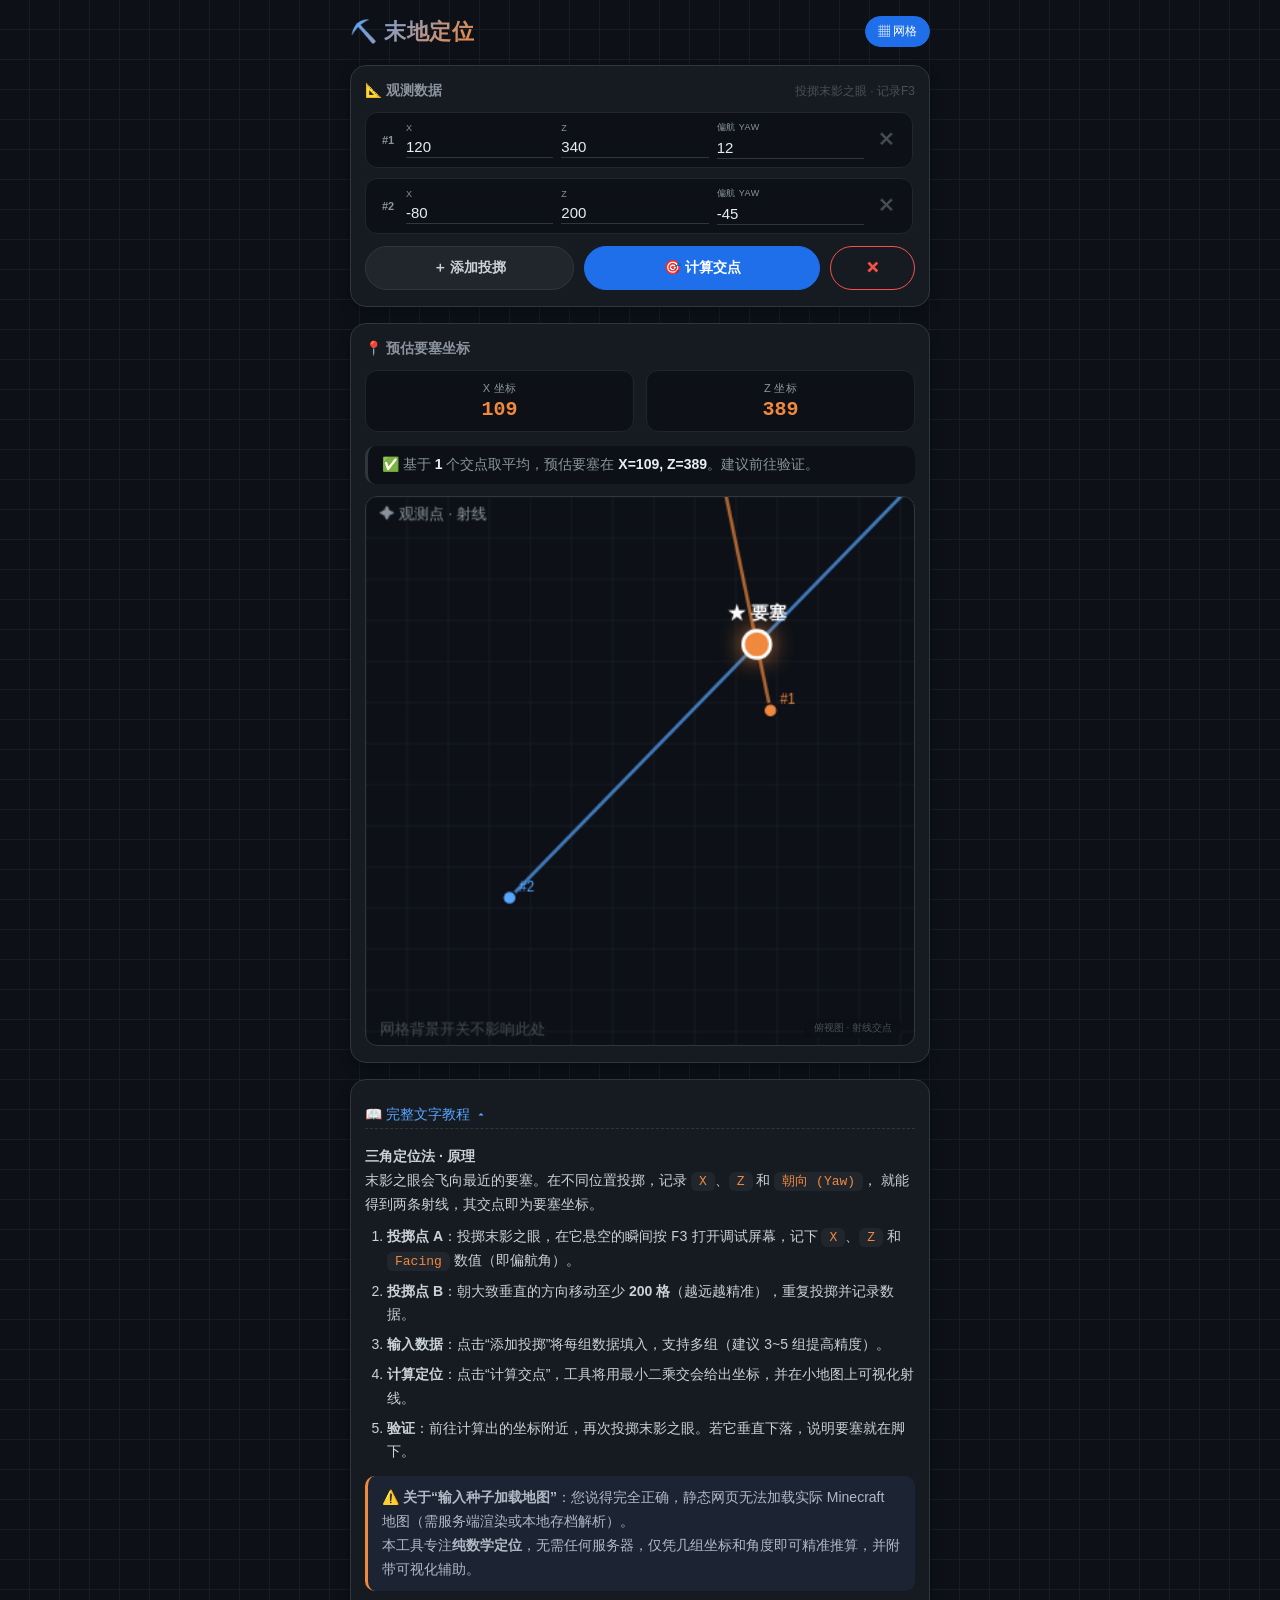
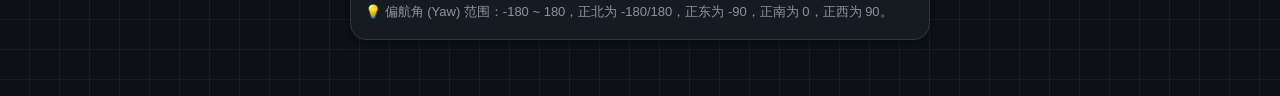
<file: pages/tools/sanjiaohanshudingweimodichuansongmen.html>
<!DOCTYPE html>
<html lang="zh-CN">
<head>
    <meta charset="UTF-8">
    <meta name="viewport" content="width=device-width, initial-scale=1.0, maximum-scale=1.0, user-scalable=yes">
    <title>MC 末地传送门 · 三角定位器</title>
    <style>
        /* ===== 全局重置 & 主题 ===== */
        * {
            margin: 0;
            padding: 0;
            box-sizing: border-box;
        }

        body {
            font-family: -apple-system, BlinkMacSystemFont, "Segoe UI", Roboto, "Helvetica Neue", Arial, sans-serif;
            background: #0d1117;
            color: #e6edf3;
            min-height: 100vh;
            padding: 16px 12px 40px;
            transition: background 0.2s;
            display: flex;
            justify-content: center;
        }

        /* 网格背景（全局开关） */
        body.grid-bg {
            background-image:
                linear-gradient(rgba(48, 54, 61, 0.3) 1px, transparent 1px),
                linear-gradient(90deg, rgba(48, 54, 61, 0.3) 1px, transparent 1px);
            background-size: 30px 30px;
            background-position: -1px -1px;
        }

        .app {
            max-width: 580px;
            width: 100%;
        }

        /* ===== 标题 & 头部 ===== */
        .header {
            display: flex;
            justify-content: space-between;
            align-items: center;
            margin-bottom: 18px;
            flex-wrap: wrap;
            gap: 8px;
        }

        .header h1 {
            font-size: 22px;
            font-weight: 700;
            background: linear-gradient(135deg, #58a6ff, #f0883e);
            -webkit-background-clip: text;
            -webkit-text-fill-color: transparent;
            background-clip: text;
            letter-spacing: 0.5px;
        }

        .header-actions {
            display: flex;
            gap: 8px;
            align-items: center;
        }

        .toggle-btn {
            background: #21262d;
            border: 1px solid #30363d;
            color: #8b949e;
            padding: 6px 12px;
            border-radius: 20px;
            font-size: 12px;
            font-weight: 500;
            cursor: pointer;
            transition: all 0.15s;
            display: flex;
            align-items: center;
            gap: 4px;
            white-space: nowrap;
        }

        .toggle-btn.active {
            background: #1f6feb;
            border-color: #1f6feb;
            color: #fff;
        }

        .toggle-btn:active {
            transform: scale(0.95);
        }

        /* ===== 数据输入区 ===== */
        .card {
            background: #161b22;
            border: 1px solid #30363d;
            border-radius: 16px;
            padding: 16px 14px;
            margin-bottom: 16px;
            box-shadow: 0 4px 12px rgba(0, 0, 0, 0.4);
        }

        .card-title {
            font-size: 14px;
            font-weight: 600;
            color: #8b949e;
            margin-bottom: 12px;
            display: flex;
            justify-content: space-between;
            align-items: center;
        }

        .entry-list {
            display: flex;
            flex-direction: column;
            gap: 10px;
            margin-bottom: 12px;
            max-height: 380px;
            overflow-y: auto;
            padding-right: 2px;
        }

        .entry-list::-webkit-scrollbar {
            width: 4px;
        }
        .entry-list::-webkit-scrollbar-track {
            background: transparent;
        }
        .entry-list::-webkit-scrollbar-thumb {
            background: #30363d;
            border-radius: 8px;
        }

        .entry-row {
            display: flex;
            gap: 8px;
            align-items: center;
            background: #0d1117;
            padding: 8px 10px 8px 12px;
            border-radius: 12px;
            border: 1px solid #21262d;
            transition: border 0.15s;
            flex-wrap: wrap;
        }

        .entry-row:focus-within {
            border-color: #58a6ff;
        }

        .entry-row .index-badge {
            font-size: 11px;
            font-weight: 600;
            color: #8b949e;
            min-width: 20px;
            text-align: center;
        }

        .input-group {
            flex: 1 1 70px;
            min-width: 60px;
        }

        .input-group label {
            display: block;
            font-size: 9px;
            text-transform: uppercase;
            letter-spacing: 0.5px;
            color: #8b949e;
            margin-bottom: 1px;
        }

        .input-group input {
            width: 100%;
            background: transparent;
            border: none;
            border-bottom: 1px solid #30363d;
            padding: 4px 0 2px;
            font-size: 15px;
            font-weight: 500;
            color: #e6edf3;
            outline: none;
            font-family: inherit;
            transition: border-color 0.15s;
            min-width: 40px;
        }

        .input-group input:focus {
            border-bottom-color: #58a6ff;
        }

        .input-group input::placeholder {
            color: #484f58;
            font-weight: 400;
            font-size: 13px;
        }

        .del-btn {
            background: none;
            border: none;
            color: #484f58;
            font-size: 18px;
            cursor: pointer;
            padding: 4px 6px;
            line-height: 1;
            border-radius: 6px;
            transition: all 0.15s;
            flex-shrink: 0;
        }

        .del-btn:active {
            color: #f85149;
            transform: scale(1.2);
        }

        .row-actions {
            display: flex;
            gap: 10px;
            flex-wrap: wrap;
            margin-top: 4px;
        }

        .btn {
            background: #21262d;
            border: 1px solid #30363d;
            color: #c9d1d9;
            padding: 8px 16px;
            border-radius: 30px;
            font-size: 14px;
            font-weight: 600;
            cursor: pointer;
            transition: all 0.15s;
            display: inline-flex;
            align-items: center;
            justify-content: center;
            gap: 6px;
            flex: 1 1 auto;
            min-height: 44px;
            touch-action: manipulation;
        }

        .btn:active {
            transform: scale(0.96);
        }

        .btn-primary {
            background: #1f6feb;
            border-color: #1f6feb;
            color: #fff;
            flex: 2;
        }

        .btn-primary:active {
            background: #1158c7;
        }

        .btn-secondary {
            background: #21262d;
            border-color: #30363d;
        }

        .btn-danger {
            color: #f85149;
            border-color: #f85149;
            background: transparent;
        }

        /* ===== 结果区 ===== */
        .result-grid {
            display: grid;
            grid-template-columns: 1fr 1fr;
            gap: 12px;
            margin-bottom: 14px;
        }

        .result-item {
            background: #0d1117;
            padding: 10px 12px;
            border-radius: 12px;
            border: 1px solid #21262d;
            text-align: center;
        }

        .result-item .label {
            font-size: 11px;
            color: #8b949e;
            text-transform: uppercase;
            letter-spacing: 0.3px;
        }

        .result-item .value {
            font-size: 20px;
            font-weight: 700;
            color: #f0e6d0;
            margin-top: 2px;
            font-family: 'JetBrains Mono', 'Consolas', monospace;
        }

        .result-item .value.highlight {
            color: #f0883e;
        }

        .status-msg {
            background: #0d1117;
            padding: 10px 14px;
            border-radius: 10px;
            font-size: 14px;
            color: #8b949e;
            border-left: 3px solid #30363d;
            margin-top: 6px;
        }

        .status-msg strong {
            color: #e6edf3;
        }

        /* ===== 画布 (小地图) ===== */
        .canvas-wrapper {
            position: relative;
            width: 100%;
            aspect-ratio: 1/1;
            background: #0d1117;
            border-radius: 12px;
            border: 1px solid #30363d;
            overflow: hidden;
            margin-top: 12px;
        }

        .canvas-wrapper canvas {
            display: block;
            width: 100%;
            height: 100%;
            touch-action: none;
        }

        .canvas-tip {
            position: absolute;
            bottom: 8px;
            right: 12px;
            font-size: 10px;
            color: #484f58;
            background: rgba(13, 17, 23, 0.7);
            padding: 2px 10px;
            border-radius: 20px;
            backdrop-filter: blur(4px);
            pointer-events: none;
        }

        /* ===== 折叠教程 ===== */
        .tutorial-toggle {
            background: none;
            border: none;
            color: #58a6ff;
            font-size: 14px;
            font-weight: 500;
            padding: 10px 0 4px;
            cursor: pointer;
            width: 100%;
            text-align: left;
            display: flex;
            align-items: center;
            gap: 8px;
            border-bottom: 1px dashed #30363d;
            margin-bottom: 12px;
        }

        .tutorial-toggle::after {
            content: "▾";
            font-size: 12px;
            transition: transform 0.2s;
        }

        .tutorial-toggle.open::after {
            transform: rotate(180deg);
        }

        .tutorial-content {
            font-size: 14px;
            line-height: 1.7;
            color: #c9d1d9;
            display: none;
            padding: 4px 0 8px;
        }

        .tutorial-content.open {
            display: block;
        }

        .tutorial-content ol {
            padding-left: 22px;
            margin: 8px 0 12px;
        }

        .tutorial-content li {
            margin-bottom: 6px;
        }

        .tutorial-content code {
            background: #21262d;
            padding: 2px 8px;
            border-radius: 6px;
            font-size: 13px;
            color: #f0883e;
            font-family: 'JetBrains Mono', monospace;
        }

        .tutorial-content .note {
            background: #1c2333;
            border-radius: 10px;
            padding: 10px 14px;
            border-left: 3px solid #f0883e;
            color: #b1bac4;
            margin-top: 12px;
        }

        /* ===== 响应式微调 ===== */
        @media (max-width: 480px) {
            .header h1 {
                font-size: 18px;
            }
            .input-group {
                flex: 1 1 55px;
                min-width: 50px;
            }
            .input-group input {
                font-size: 14px;
            }
            .btn {
                font-size: 13px;
                padding: 6px 12px;
                min-height: 40px;
            }
            .result-item .value {
                font-size: 17px;
            }
            .card {
                padding: 14px 10px;
            }
        }

        @media (max-width: 380px) {
            .entry-row {
                padding: 6px 6px;
                gap: 4px;
            }
            .input-group {
                min-width: 40px;
                flex-basis: 40px;
            }
        }

        /* 滚动条全局 */
        ::-webkit-scrollbar {
            width: 6px;
            height: 6px;
        }
        ::-webkit-scrollbar-thumb {
            background: #30363d;
            border-radius: 8px;
        }
    </style>
</head>
<body>
    <div class="app" id="app">
        <!-- 头部 -->
        <div class="header">
            <h1>⛏️ 末地定位</h1>
            <div class="header-actions">
                <button class="toggle-btn active" id="gridToggle" aria-label="切换网格背景">▦ 网格</button>
            </div>
        </div>

        <!-- 数据卡片 -->
        <div class="card">
            <div class="card-title">
                <span>📐 观测数据</span>
                <span style="font-weight:400; font-size:12px; color:#484f58;">投掷末影之眼 · 记录F3</span>
            </div>
            <div class="entry-list" id="entryList">
                <!-- 由 JS 动态渲染 -->
            </div>
            <div class="row-actions">
                <button class="btn btn-secondary" id="addEntryBtn">＋ 添加投掷</button>
                <button class="btn btn-primary" id="calcBtn">🎯 计算交点</button>
                <button class="btn btn-danger" id="clearBtn" style="flex:0.5;">✕</button>
            </div>
        </div>

        <!-- 结果卡片 -->
        <div class="card" id="resultCard">
            <div class="card-title">📍 预估要塞坐标</div>
            <div class="result-grid">
                <div class="result-item">
                    <div class="label">X 坐标</div>
                    <div class="value highlight" id="resultX">—</div>
                </div>
                <div class="result-item">
                    <div class="label">Z 坐标</div>
                    <div class="value highlight" id="resultZ">—</div>
                </div>
            </div>
            <div class="status-msg" id="statusMsg">💡 输入至少 2 组数据，点击计算。</div>

            <!-- 小地图画布 -->
            <div class="canvas-wrapper">
                <canvas id="mapCanvas" width="400" height="400"></canvas>
                <span class="canvas-tip">俯视图 · 射线交点</span>
            </div>
        </div>

        <!-- 教程折叠 -->
        <div class="card" style="padding-bottom:8px;">
            <button class="tutorial-toggle" id="tutorialToggle">📖 完整文字教程</button>
            <div class="tutorial-content" id="tutorialContent">
                <p><strong>三角定位法 · 原理</strong><br>
                末影之眼会飞向最近的要塞。在不同位置投掷，记录 <code>X</code>、<code>Z</code> 和 <code>朝向 (Yaw)</code>，
                就能得到两条射线，其交点即为要塞坐标。</p>
                <ol>
                    <li><strong>投掷点 A</strong>：投掷末影之眼，在它悬空的瞬间按 <kbd>F3</kbd> 打开调试屏幕，记下 <code>X</code>、<code>Z</code> 和 <code>Facing</code> 数值（即偏航角）。</li>
                    <li><strong>投掷点 B</strong>：朝大致垂直的方向移动至少 <strong>200 格</strong>（越远越精准），重复投掷并记录数据。</li>
                    <li><strong>输入数据</strong>：点击“添加投掷”将每组数据填入，支持多组（建议 3~5 组提高精度）。</li>
                    <li><strong>计算定位</strong>：点击“计算交点”，工具将用最小二乘交会给出坐标，并在小地图上可视化射线。</li>
                    <li><strong>验证</strong>：前往计算出的坐标附近，再次投掷末影之眼。若它垂直下落，说明要塞就在脚下。</li>
                </ol>
                <div class="note">
                    ⚠️ <strong>关于“输入种子加载地图”</strong>：您说得完全正确，静态网页无法加载实际 Minecraft 地图（需服务端渲染或本地存档解析）。<br>
                    本工具专注<strong>纯数学定位</strong>，无需任何服务器，仅凭几组坐标和角度即可精准推算，并附带可视化辅助。
                </div>
                <div style="margin-top:10px; font-size:13px; color:#8b949e;">
                    💡 偏航角 (Yaw) 范围：-180 ~ 180，正北为 -180/180，正东为 -90，正南为 0，正西为 90。
                </div>
            </div>
        </div>
    </div>

    <script>
        (function() {
            'use strict';

            // --- DOM refs ---
            const entryList = document.getElementById('entryList');
            const addBtn = document.getElementById('addEntryBtn');
            const calcBtn = document.getElementById('calcBtn');
            const clearBtn = document.getElementById('clearBtn');
            const gridToggle = document.getElementById('gridToggle');
            const resultX = document.getElementById('resultX');
            const resultZ = document.getElementById('resultZ');
            const statusMsg = document.getElementById('statusMsg');
            const canvas = document.getElementById('mapCanvas');
            const ctx = canvas.getContext('2d');
            const tutorialToggle = document.getElementById('tutorialToggle');
            const tutorialContent = document.getElementById('tutorialContent');

            // --- State ---
            let entries = []; // [{x: number, z: number, yaw: number}]
            let nextId = 0;

            // --- Grid background ---
            let gridEnabled = true;
            gridToggle.addEventListener('click', () => {
                gridEnabled = !gridEnabled;
                gridToggle.classList.toggle('active', gridEnabled);
                document.body.classList.toggle('grid-bg', gridEnabled);
            });
            // 默认开启
            document.body.classList.add('grid-bg');
            gridToggle.classList.add('active');

            // --- Tutorial toggle ---
            tutorialToggle.addEventListener('click', () => {
                const isOpen = tutorialContent.classList.toggle('open');
                tutorialToggle.classList.toggle('open', isOpen);
            });
            // 默认展开教程
            tutorialContent.classList.add('open');
            tutorialToggle.classList.add('open');

            // --- Utility: yaw to direction vector (MC coordinate: 0=South(+Z), 90=West(-X)) ---
            function yawToDir(yawDeg) {
                const rad = yawDeg * Math.PI / 180;
                // vx = -sin(yaw), vz = cos(yaw)
                return { vx: -Math.sin(rad), vz: Math.cos(rad) };
            }

            // --- Render entry rows ---
            function renderEntries() {
                if (entries.length === 0) {
                    // 默认给两组示例
                    entries = [
                        { x: 120, z: 340, yaw: 12 },
                        { x: -80, z: 200, yaw: -45 }
                    ];
                }
                let html = '';
                entries.forEach((e, idx) => {
                    html += `
                        <div class="entry-row" data-index="${idx}">
                            <span class="index-badge">#${idx+1}</span>
                            <div class="input-group">
                                <label>X</label>
                                <input type="number" step="any" class="inp-x" value="${e.x}" placeholder="0">
                            </div>
                            <div class="input-group">
                                <label>Z</label>
                                <input type="number" step="any" class="inp-z" value="${e.z}" placeholder="0">
                            </div>
                            <div class="input-group">
                                <label>偏航 Yaw</label>
                                <input type="number" step="any" class="inp-yaw" value="${e.yaw}" placeholder="0">
                            </div>
                            <button class="del-btn" data-idx="${idx}" aria-label="删除">✕</button>
                        </div>
                    `;
                });
                entryList.innerHTML = html;

                // 绑定输入事件：实时更新 entries
                document.querySelectorAll('.entry-row').forEach((row, idx) => {
                    const inpX = row.querySelector('.inp-x');
                    const inpZ = row.querySelector('.inp-z');
                    const inpYaw = row.querySelector('.inp-yaw');

                    const updateEntry = () => {
                        const x = parseFloat(inpX.value);
                        const z = parseFloat(inpZ.value);
                        const yaw = parseFloat(inpYaw.value);
                        if (!isNaN(x) && !isNaN(z) && !isNaN(yaw)) {
                            entries[idx].x = x;
                            entries[idx].z = z;
                            entries[idx].yaw = yaw;
                        }
                    };

                    inpX.addEventListener('input', updateEntry);
                    inpZ.addEventListener('input', updateEntry);
                    inpYaw.addEventListener('input', updateEntry);
                });

                // 绑定删除按钮
                document.querySelectorAll('.del-btn').forEach(btn => {
                    btn.addEventListener('click', (e) => {
                        const idx = parseInt(btn.dataset.idx, 10);
                        if (entries.length <= 2) {
                            statusMsg.textContent = '⚠️ 至少保留 2 组数据。';
                            return;
                        }
                        entries.splice(idx, 1);
                        renderEntries();
                        drawMap(); // 重绘
                    });
                });
            }

            // --- Add entry ---
            function addEntry() {
                // 取最后一条的偏移
                const last = entries.length > 0 ? entries[entries.length - 1] : null;
                let newX = last ? last.x + (Math.random() * 60 - 30) : 100;
                let newZ = last ? last.z + (Math.random() * 60 - 30) : 200;
                let newYaw = last ? last.yaw + (Math.random() * 20 - 10) : 0;
                // 避免太离谱
                newX = Math.round(newX);
                newZ = Math.round(newZ);
                newYaw = Math.round(newYaw);
                entries.push({ x: newX, z: newZ, yaw: newYaw });
                renderEntries();
                drawMap();
            }

            // --- Clear all (except keep 2) ---
            function clearEntries() {
                if (entries.length <= 2) {
                    statusMsg.textContent = '⚠️ 已是最少数据（2组）。';
                    return;
                }
                // 保留前两组
                entries = entries.slice(0, 2);
                renderEntries();
                drawMap();
                statusMsg.textContent = '🧹 已重置为前两组数据。';
            }

            // --- Calculate intersection ---
            function calculate() {
                // 读取当前输入 (保障)
                const valid = [];
                for (let i = 0; i < entries.length; i++) {
                    const row = document.querySelector(`.entry-row[data-index="${i}"]`);
                    if (!row) continue;
                    const x = parseFloat(row.querySelector('.inp-x').value);
                    const z = parseFloat(row.querySelector('.inp-z').value);
                    const yaw = parseFloat(row.querySelector('.inp-yaw').value);
                    if (!isNaN(x) && !isNaN(z) && !isNaN(yaw)) {
                        valid.push({ x, z, yaw });
                        entries[i] = { x, z, yaw }; // sync
                    } else {
                        statusMsg.textContent = `⚠️ 第 ${i+1} 组数据不完整，请检查。`;
                        return;
                    }
                }

                if (valid.length < 2) {
                    statusMsg.textContent = '❌ 至少需要 2 组有效数据。';
                    return;
                }

                // 计算所有射线对的交点，取平均
                const points = [];
                for (let i = 0; i < valid.length; i++) {
                    for (let j = i + 1; j < valid.length; j++) {
                        const p1 = valid[i];
                        const p2 = valid[j];
                        const d1 = yawToDir(p1.yaw);
                        const d2 = yawToDir(p2.yaw);

                        const det = d1.vx * d2.vz - d1.vz * d2.vx;
                        if (Math.abs(det) < 1e-10) continue; // 平行

                        const dx = p2.x - p1.x;
                        const dz = p2.z - p1.z;
                        const t = (dx * d2.vz - dz * d2.vx) / det;
                        const ix = p1.x + t * d1.vx;
                        const iz = p1.z + t * d1.vz;
                        points.push({ x: ix, z: iz });
                    }
                }

                if (points.length === 0) {
                    statusMsg.textContent = '❌ 所有射线均平行，无法定位。请更换投掷点。';
                    resultX.textContent = '—';
                    resultZ.textContent = '—';
                    drawMap();
                    return;
                }

                // 平均
                let sumX = 0, sumZ = 0;
                for (const p of points) {
                    sumX += p.x;
                    sumZ += p.z;
                }
                const avgX = sumX / points.length;
                const avgZ = sumZ / points.length;

                const roundedX = Math.round(avgX);
                const roundedZ = Math.round(avgZ);

                resultX.textContent = roundedX;
                resultZ.textContent = roundedZ;
                statusMsg.innerHTML = `✅ 基于 <strong>${points.length}</strong> 个交点取平均，预估要塞在 <strong>X=${roundedX}, Z=${roundedZ}</strong>。建议前往验证。`;

                // 绘制地图
                drawMap(valid, avgX, avgZ);
            }

            // --- Draw Canvas (map) ---
            function drawMap(obsPoints = null, centerX = null, centerZ = null) {
                const w = canvas.width;
                const h = canvas.height;

                // 获取当前数据
                if (!obsPoints) {
                    obsPoints = [];
                    for (let i = 0; i < entries.length; i++) {
                        const row = document.querySelector(`.entry-row[data-index="${i}"]`);
                        if (!row) continue;
                        const x = parseFloat(row.querySelector('.inp-x').value);
                        const z = parseFloat(row.querySelector('.inp-z').value);
                        const yaw = parseFloat(row.querySelector('.inp-yaw').value);
                        if (!isNaN(x) && !isNaN(z) && !isNaN(yaw)) {
                            obsPoints.push({ x, z, yaw });
                        }
                    }
                }

                if (!centerX || !centerZ) {
                    // 从结果取
                    const rx = parseFloat(resultX.textContent);
                    const rz = parseFloat(resultZ.textContent);
                    if (!isNaN(rx) && !isNaN(rz)) {
                        centerX = rx;
                        centerZ = rz;
                    } else {
                        // fallback: 数据均值
                        let cx = 0, cz = 0, cnt = 0;
                        for (const p of obsPoints) { cx += p.x; cz += p.z; cnt++; }
                        if (cnt > 0) { centerX = cx / cnt; centerZ = cz / cnt; } else { centerX = 0; centerZ = 0; }
                    }
                }

                // 计算缩放范围 (包含所有观测点 + 中心)
                let minX = Infinity, maxX = -Infinity, minZ = Infinity, maxZ = -Infinity;
                for (const p of obsPoints) {
                    if (p.x < minX) minX = p.x;
                    if (p.x > maxX) maxX = p.x;
                    if (p.z < minZ) minZ = p.z;
                    if (p.z > maxZ) maxZ = p.z;
                }
                if (centerX < minX) minX = centerX;
                if (centerX > maxX) maxX = centerX;
                if (centerZ < minZ) minZ = centerZ;
                if (centerZ > maxZ) maxZ = centerZ;

                let rangeX = maxX - minX || 1;
                let rangeZ = maxZ - minZ || 1;
                const margin = Math.max(rangeX, rangeZ) * 0.4 + 30;
                minX -= margin;
                maxX += margin;
                minZ -= margin;
                maxZ += margin;
                rangeX = maxX - minX || 1;
                rangeZ = maxZ - minZ || 1;

                // 映射函数 (画布坐标)
                const mapX = (x) => ((x - minX) / rangeX) * w;
                const mapZ = (z) => h - ((z - minZ) / rangeZ) * h; // 翻转 Z 轴向上

                // --- 清空 ---
                ctx.clearRect(0, 0, w, h);

                // --- 背景网格 (Canvas 内部) ---
                const gridSize = 30;
                ctx.strokeStyle = '#21262d';
                ctx.lineWidth = 0.5;
                for (let x = 0; x <= w; x += gridSize) {
                    ctx.beginPath();
                    ctx.moveTo(x, 0);
                    ctx.lineTo(x, h);
                    ctx.stroke();
                }
                for (let y = 0; y <= h; y += gridSize) {
                    ctx.beginPath();
                    ctx.moveTo(0, y);
                    ctx.lineTo(w, y);
                    ctx.stroke();
                }

                // --- 绘制射线 ---
                const colors = ['#f0883e', '#58a6ff', '#3fb950', '#f85149', '#d2a8ff', '#ff7b72'];
                for (let i = 0; i < obsPoints.length; i++) {
                    const p = obsPoints[i];
                    const dir = yawToDir(p.yaw);
                    const color = colors[i % colors.length];

                    // 从观测点沿方向延伸很长
                    const len = Math.max(rangeX, rangeZ) * 2;
                    const endX = p.x + dir.vx * len;
                    const endZ = p.z + dir.vz * len;

                    ctx.beginPath();
                    ctx.moveTo(mapX(p.x), mapZ(p.z));
                    ctx.lineTo(mapX(endX), mapZ(endZ));
                    ctx.strokeStyle = color;
                    ctx.lineWidth = 2.5;
                    ctx.globalAlpha = 0.7;
                    ctx.stroke();
                    ctx.globalAlpha = 1.0;

                    // 绘制观测点
                    ctx.beginPath();
                    ctx.arc(mapX(p.x), mapZ(p.z), 5, 0, 2 * Math.PI);
                    ctx.fillStyle = color;
                    ctx.fill();
                    ctx.strokeStyle = '#0d1117';
                    ctx.lineWidth = 1.5;
                    ctx.stroke();

                    // 小标签
                    ctx.fillStyle = color;
                    ctx.font = '10px sans-serif';
                    ctx.fillText(`#${i+1}`, mapX(p.x) + 7, mapZ(p.z) - 5);
                }

                // --- 绘制交点 (如果存在) ---
                if (centerX !== undefined && centerX !== null && !isNaN(centerX) && !isNaN(centerZ)) {
                    const cx = mapX(centerX);
                    const cy = mapZ(centerZ);
                    // 发光外圈
                    ctx.shadowColor = '#f0883e';
                    ctx.shadowBlur = 18;
                    ctx.beginPath();
                    ctx.arc(cx, cy, 10, 0, 2 * Math.PI);
                    ctx.fillStyle = '#f0883e';
                    ctx.fill();
                    ctx.shadowBlur = 0;
                    ctx.strokeStyle = '#ffffff';
                    ctx.lineWidth = 2.5;
                    ctx.stroke();

                    ctx.fillStyle = '#ffffff';
                    ctx.font = 'bold 13px sans-serif';
                    ctx.textAlign = 'center';
                    ctx.fillText('★ 要塞', cx, cy - 18);
                    ctx.textAlign = 'left';
                }

                // 图例
                ctx.fillStyle = '#8b949e';
                ctx.font = '11px sans-serif';
                ctx.fillText('✦ 观测点 · 射线', 10, 16);
                ctx.fillStyle = '#484f58';
                ctx.fillText('网格背景开关不影响此处', 10, h - 8);
            }

            // --- 窗口 resize 重绘 ---
            let resizeTimer;
            function handleResize() {
                clearTimeout(resizeTimer);
                resizeTimer = setTimeout(() => {
                    // canvas 尺寸已由 css 控制，无需重新设置宽高，只需重绘
                    drawMap();
                }, 150);
            }
            window.addEventListener('resize', handleResize);

            // --- Init ---
            function init() {
                renderEntries();
                // 默认计算一次
                setTimeout(() => {
                    calculate();
                }, 50);

                // 事件绑定
                addBtn.addEventListener('click', addEntry);
                calcBtn.addEventListener('click', calculate);
                clearBtn.addEventListener('click', clearEntries);

                // 移动端 touch 优化
                document.querySelectorAll('.btn').forEach(b => {
                    b.addEventListener('touchstart', function(e) {
                        // 防止双击缩放干扰
                    }, { passive: true });
                });
            }

            init();
        })();
    </script>
</body>
</html>
</file>
<file: pages/rtool/styles.css>
/* ============================================================
   红色工具箱 · 浏览器版样式（v4 重构）
   桌面(≥1024px)：左侧栏（搜索/快捷/分类竖排）+ 右侧内容；指南为右抽屉
   移动(<1024px)：单列块流；分类为默认收起的折叠面板；指南为底部抽屉
   ============================================================ */

/* ============================================================
   0. 设计令牌
   ============================================================ */
:root {
  --red: #c8161d; --red-dark: #a01218; --red-darker: #7a0d12;
  --red-50: #fff7f7; --red-100: #fef2f3; --red-200: #fde8ea; --red-300: #f3c9cc;
  --red-a06: rgba(200, 22, 29, .06); --red-a10: rgba(200, 22, 29, .10);
  --red-a18: rgba(200, 22, 29, .18); --red-ring: rgba(200, 22, 29, .16);

  --text: #22262b; --text-2: #5b6169; --text-3: #9aa0a6;
  --bg: #f5f6f7; --surface: #fff; --line: #e8e9eb; --line-2: #d6d8db;

  --r-lg: 14px; --r-md: 10px; --r-sm: 7px;
  --shadow-1: 0 1px 2px rgba(16, 24, 40, .05), 0 1px 3px rgba(16, 24, 40, .06);
  --shadow-2: 0 8px 24px var(--red-ring), 0 2px 6px rgba(16, 24, 40, .06);
  --shadow-3: 0 24px 64px rgba(16, 24, 40, .28);
  --shadow-drawer: -16px 0 48px rgba(16, 24, 40, .16);

  --maxw: 1600px;
  --gutter: 20px;
  --header-h: 64px;
  --sidebar-w: 280px;
  --safe-top: env(safe-area-inset-top, 0px);
}
@media (max-width: 1023px) { :root { --gutter: 14px; --header-h: 56px; } }

/* ============================================================
   1. 基础
   ============================================================ */
*, *::before, *::after { box-sizing: border-box; }
[hidden] { display: none !important; }
html, body { margin: 0; padding: 0; }
body {
  font-family: -apple-system, BlinkMacSystemFont, "Segoe UI", "PingFang SC",
    "Hiragino Sans GB", "Microsoft YaHei", Roboto, Helvetica, Arial, sans-serif;
  background: var(--bg); color: var(--text); line-height: 1.6;
  -webkit-font-smoothing: antialiased;
  text-size-adjust: 100%; -webkit-text-size-adjust: 100%;
}
a { color: var(--red); text-decoration: none; }
a:hover { text-decoration: underline; }
:focus-visible { outline: 2px solid var(--red); outline-offset: 2px; border-radius: 4px; }
.visually-hidden {
  position: absolute !important; width: 1px; height: 1px; padding: 0; margin: -1px;
  overflow: hidden; clip: rect(0, 0, 0, 0); white-space: nowrap; border: 0;
}

/* ============================================================
   2. 顶栏（移动端两行 Grid）
   ============================================================ */
.app-header {
  position: sticky; top: 0; z-index: 50;
  background: linear-gradient(135deg, var(--red) 0%, var(--red-dark) 100%);
  color: #fff;
  box-shadow: 0 2px 10px rgba(122, 13, 18, .28);
  padding-top: var(--safe-top);
}
.header-inner {
  max-width: var(--maxw); margin: 0 auto;
  min-height: var(--header-h);
  padding: 10px var(--gutter);
  display: flex; align-items: center; gap: 14px;
}
.brand {
  display: flex; align-items: center; gap: 12px;
  min-width: 0; margin-right: auto; color: inherit; text-decoration: none;
}
.brand:hover { text-decoration: none; }
.brand-mark {
  flex: 0 0 auto; font-size: 26px; line-height: 1; color: #ffd700;
  text-shadow: 0 1px 2px rgba(0, 0, 0, .2);
}
.brand-text { min-width: 0; }
.brand-text strong {
  display: block; font-size: 19px; font-weight: 700;
  letter-spacing: .5px; white-space: nowrap;
}
.brand-text small {
  display: block; font-size: 12px; opacity: .85;
  white-space: nowrap; overflow: hidden; text-overflow: ellipsis;
}
.header-actions { display: flex; align-items: center; gap: 8px; flex: 0 0 auto; }
.header-meta {
  font-size: 12.5px; background: rgba(255, 255, 255, .16);
  padding: 4px 12px; border-radius: 999px; white-space: nowrap;
}
.guide-btn {
  flex: 0 0 auto; background: rgba(255, 255, 255, .16); color: #fff;
  border: 0; padding: 7px 14px; border-radius: 999px;
  font-size: 13.5px; font-family: inherit; cursor: pointer;
  white-space: nowrap; transition: background .15s;
}
.guide-btn:hover { background: rgba(255, 255, 255, .3); }

@media (max-width: 1023px) {
  .header-inner {
    display: grid;
    grid-template-columns: minmax(0, 1fr) auto;
    grid-template-areas:
      "brand   actions"
      "meta    meta";
    align-items: center; column-gap: 10px; row-gap: 8px;
    min-height: 0; padding: 10px var(--gutter) 12px;
  }
  .brand { grid-area: brand; margin-right: 0; gap: 9px; }
  .brand-mark { font-size: 20px; }
  .brand-text strong { font-size: 16.5px; }
  .brand-text small { font-size: 11px; }
  .header-actions { grid-area: actions; }
  .header-meta { grid-area: meta; justify-self: start; font-size: 11px; padding: 2px 10px; }
  .guide-btn { padding: 6px 11px; font-size: 12.5px; }
}

/* ============================================================
   3. 布局骨架
   ============================================================ */
.app-layout {
  max-width: var(--maxw); margin: 0 auto;
  padding: 16px var(--gutter) 48px;
  display: flex; flex-direction: column; gap: 14px;
}
.sidebar, .main-col { display: contents; }
.sidebar-title {
  margin: 0 0 8px; padding: 0 2px;
  font-size: 12px; font-weight: 600;
  color: var(--text-3); letter-spacing: .3px;
}
.panel {
  background: var(--surface);
  border: 1px solid var(--line);
  border-radius: var(--r-lg);
  padding: 16px;
  box-shadow: var(--shadow-1);
}
@media (max-width: 1023px) { .panel { padding: 14px; } }

@media (min-width: 1024px) {
  .app-layout {
    display: grid;
    grid-template-columns: var(--sidebar-w) minmax(0, 1fr);
    gap: 22px;
    padding: 22px var(--gutter) 56px;
    align-items: start;
  }
  .sidebar {
    display: block;
    background: var(--surface);
    border: 1px solid var(--line);
    border-radius: var(--r-lg);
    padding: 18px;
    box-shadow: var(--shadow-1);
    position: sticky;
    top: calc(var(--header-h) + 20px);
    max-height: calc(100dvh - var(--header-h) - 40px);
    overflow-y: auto;
    overscroll-behavior: contain;
    scrollbar-width: thin;
    scrollbar-color: var(--line-2) transparent;
  }
  .sidebar::-webkit-scrollbar { width: 6px; }
  .sidebar::-webkit-scrollbar-thumb { background: var(--line-2); border-radius: 3px; }
  .sidebar > .panel {
    background: transparent; border: none; border-radius: 0;
    padding: 0; box-shadow: none;
  }
  .sidebar > .panel + .panel {
    margin-top: 18px; padding-top: 18px;
    border-top: 1px solid var(--line);
  }
  .main-col { display: block; }
}

/* ============================================================
   4. 搜索
   ============================================================ */
.search-wrap { position: relative; display: flex; align-items: center; }
.search-icon {
  position: absolute; left: 14px; font-size: 15px;
  opacity: .55; pointer-events: none;
}
.search-input {
  width: 100%; height: 48px;
  padding: 0 44px 0 42px;
  border: 2px solid var(--line-2);
  border-radius: var(--r-md);
  font-size: 16px; font-family: inherit; color: var(--text);
  background: var(--surface);
  transition: border-color .15s, box-shadow .15s;
}
.search-input::placeholder { color: var(--text-3); }
.search-input:focus {
  outline: none; border-color: var(--red);
  box-shadow: 0 0 0 3px var(--red-a10);
}
.clear-btn {
  position: absolute; right: 10px;
  width: 28px; height: 28px;
  border: 0; border-radius: 50%;
  background: var(--line); color: var(--text-2);
  font-size: 13px; line-height: 1; cursor: pointer;
  display: flex; align-items: center; justify-content: center;
  transition: background .15s, color .15s;
}
.clear-btn:hover { background: var(--red); color: #fff; }

.search-hint { margin: 9px 2px 0; font-size: 12.5px; color: var(--text-3); }
.search-hint code {
  font-family: ui-monospace, SFMono-Regular, Consolas, monospace;
  background: var(--red-100); color: var(--red-dark);
  padding: 1px 6px; border-radius: 4px; font-size: .92em;
}
@media (min-width: 1024px) {
  .search-input { height: 40px; font-size: 14px; padding: 0 38px 0 38px; }
  .search-icon { left: 12px; font-size: 14px; }
  .search-hint { display: none; }
  .hint-toggle { display: none; }
}
@media (max-width: 1023px) {
  .search-hint { display: none; }
  .search-hint.is-open { display: block; }
  .hint-toggle {
    display: inline-flex; align-items: center; justify-content: center;
    width: 18px; height: 18px; margin-left: 6px;
    border: 1px solid var(--line-2); border-radius: 50%;
    background: none; color: var(--text-3);
    font-size: 11px; cursor: pointer; vertical-align: middle;
  }
}

/* ============================================================
   5. 快捷方式（移动 2 列网格 / 桌面竖排列表）
   ============================================================ */
.quick-grid {
  display: grid;
  grid-template-columns: repeat(auto-fill, minmax(140px, 1fr));
  gap: 10px;
}
.quick-btn {
  display: flex; align-items: center; justify-content: center;
  min-height: 46px; padding: 10px;
  background: var(--surface);
  border: 1px solid var(--red-300);
  border-radius: var(--r-sm);
  font-size: 13.5px; font-weight: 600;
  color: var(--red-dark); text-align: center;
  text-decoration: none; line-height: 1.35;
  transition: all .15s;
}
.quick-btn:hover {
  background: var(--red); border-color: var(--red);
  color: #fff; text-decoration: none;
  transform: translateY(-1px);
  box-shadow: 0 4px 12px var(--red-a18);
}
@media (max-width: 1023px) {
  .quick-grid { grid-template-columns: repeat(2, minmax(0, 1fr)); gap: 8px; }
  .quick-btn { min-height: 42px; font-size: 12.5px; padding: 8px 6px; }
}
@media (min-width: 1024px) {
  .quick-grid { display: flex; flex-direction: column; gap: 1px; }
  .quick-btn {
    justify-content: flex-start; text-align: left;
    padding: 7px 10px; min-height: 0;
    border: none; background: transparent;
    border-radius: 7px; font-size: 13px; font-weight: 500;
    color: var(--text); transform: none; box-shadow: none;
  }
  .quick-btn:hover {
    background: var(--red-50); color: var(--red);
    transform: none; box-shadow: none; text-decoration: none;
  }
}

/* ============================================================
   6. 分类 —— 移动折叠（默认收起）/ 桌面竖排常显
   ============================================================ */
.cat-filter {
  width: 100%; height: 36px; padding: 0 14px;
  border: 1.5px solid var(--line); border-radius: 999px;
  font-size: 16px; font-family: inherit; color: var(--text);
  background: var(--surface);
  transition: border-color .15s, box-shadow .15s;
}
.cat-filter:focus {
  outline: none; border-color: var(--red);
  box-shadow: 0 0 0 3px var(--red-a10);
}
.cat-count {
  display: block; margin-top: 6px;
  font-size: 11.5px; color: var(--text-3);
  text-align: right; padding-right: 4px;
}

/* --- 移动端：折叠面板 --- */
.cat-fold > summary {
  display: flex; align-items: center; justify-content: space-between;
  gap: 10px;
  padding: 11px 14px;
  list-style: none; cursor: pointer;
  border: 1px solid var(--line); border-radius: 12px;
  background: var(--surface);
  transition: border-color .15s;
}
.cat-fold > summary::-webkit-details-marker { display: none; }
.cat-fold > summary::marker { content: ""; }
.cat-fold > summary:hover { border-color: var(--line-2); }
.cat-fold[open] > summary {
  border-radius: 12px 12px 0 0;
  border-bottom-color: transparent;
}
.cat-fold .summary-left {
  display: flex; align-items: center; gap: 8px;
  min-width: 0; font-size: 14px; color: var(--text-2);
}
.cat-fold .summary-left b {
  color: var(--red); font-weight: 600;
  white-space: nowrap; overflow: hidden; text-overflow: ellipsis;
  max-width: 160px;
}
.cat-fold .summary-right {
  display: flex; align-items: center; gap: 8px;
  flex: 0 0 auto;
}
.cat-fold .summary-count {
  font-size: 11.5px; color: var(--text-3); white-space: nowrap;
}
.cat-fold .chev {
  display: inline-block;
  width: 16px; height: 16px;
  color: var(--text-3);
  transition: transform .2s;
}
.cat-fold[open] .chev { transform: rotate(180deg); }

.cat-fold .cat-body {
  border: 1px solid var(--line);
  border-top: 0;
  border-radius: 0 0 12px 12px;
  background: var(--surface);
  padding: 10px;
  max-height: 42vh;
  overflow-y: auto;
  overscroll-behavior: contain;
  -webkit-overflow-scrolling: touch;
}
.cat-fold .cat-body .cat-filter {
  height: 34px; font-size: 14px; padding: 0 12px;
  margin-bottom: 8px;
}
.cat-fold .cat-body .cat-count {
  margin-top: 6px; padding-right: 2px; text-align: left;
}

/* 移动端分类列表：竖排 */
.cat-fold .categories {
  display: flex; flex-direction: column;
  gap: 2px; overflow: visible; padding: 0;
}
.chip {
  display: flex; align-items: center; justify-content: space-between;
  gap: 8px;
  width: 100%; padding: 9px 12px;
  border: none; background: transparent;
  border-radius: 8px;
  font-size: 14px; font-family: inherit; color: var(--text-2);
  cursor: pointer; text-align: left; white-space: nowrap;
  transition: background .12s, color .12s;
}
.chip:hover { background: var(--red-50); color: var(--red); }
.chip[aria-pressed="true"] {
  background: var(--red); color: #fff; font-weight: 600;
}
.chip .n {
  font-size: 11.5px; opacity: .7;
  font-variant-numeric: tabular-nums;
  flex: 0 0 auto;
}
.chip[aria-pressed="true"] .n { opacity: .85; }

/* --- 桌面端：竖排侧栏（无折叠，常显）--- */
@media (min-width: 1024px) {
  .cat-fold > summary { display: none; }
  .cat-fold .cat-body {
    border: none; border-radius: 0;
    padding: 0; max-height: none; overflow: visible;
  }
  .cat-fold .cat-body .cat-filter {
    height: 34px; font-size: 13px; padding: 0 12px;
    margin-bottom: 0;
  }
  .cat-fold .cat-body .cat-count {
    font-size: 11px; margin-top: 5px;
    text-align: right; padding-right: 4px;
  }
  .cat-fold .categories { margin-top: 10px; gap: 1px; }
  .chip { padding: 7px 10px; border-radius: 7px; font-size: 13px; }
}

/* ============================================================
   7. 结果区
   ============================================================ */
.results-meta {
  display: flex; align-items: center; justify-content: space-between;
  gap: 12px; font-size: 13.5px; color: var(--text-2);
}
@media (min-width: 1024px) {
  .results-meta { margin: 0 2px 14px; font-size: 13px; }
}
.reset-btn {
  border: 0; background: none; color: var(--red);
  font-size: 13px; font-family: inherit; cursor: pointer;
  padding: 4px 8px; border-radius: var(--r-sm);
}
.reset-btn:hover { background: var(--red-100); text-decoration: underline; }

.results {
  display: grid;
  grid-template-columns: repeat(auto-fill, minmax(280px, 1fr));
  gap: 14px;
}
@media (max-width: 1023px) {
  .results { grid-template-columns: 1fr; gap: 12px; }
}

/* ---- 卡片 ---- */
.card {
  display: flex; flex-direction: column;
  background: var(--surface);
  border: 1px solid var(--line);
  border-left: 4px solid var(--red);
  border-radius: var(--r-lg);
  padding: 15px 16px;
  box-shadow: var(--shadow-1);
  transition: transform .15s, box-shadow .15s, border-color .15s;
  /* 视口外卡片跳过布局与绘制（Chrome 85+ / Safari 18+） */
  content-visibility: auto;
  contain-intrinsic-size: auto 220px;
}
.card:hover {
  transform: translateY(-2px);
  box-shadow: var(--shadow-2);
  border-left-color: var(--red-dark);
}
.card-top {
  display: flex; align-items: center; justify-content: space-between;
  gap: 8px; margin-bottom: 8px;
}
.card-top-left {
  display: flex; align-items: center; gap: 6px; min-width: 0;
}
.card-cat {
  padding: 2px 10px;
  background: var(--red-200); color: var(--red-dark);
  border-radius: 999px; font-size: 11.5px; font-weight: 600;
}
.badge-3rd {
  padding: 2px 8px;
  background: var(--bg); color: var(--text-2);
  border: 1px solid var(--line-2);
  border-radius: 999px; font-size: 11px; font-weight: 600;
  white-space: nowrap;
}
.card-id {
  font-family: ui-monospace, SFMono-Regular, Consolas, monospace;
  font-size: 11px; color: var(--text-3);
}
.card-name {
  margin: 0 0 6px;
  font-size: 16px; font-weight: 700; line-height: 1.4; color: var(--text);
}
.card-desc {
  margin: 0 0 10px;
  font-size: 13px; color: var(--text-2); line-height: 1.6;
  display: -webkit-box; -webkit-line-clamp: 2;
  -webkit-box-orient: vertical; overflow: hidden;
}
.card.is-open .card-desc { -webkit-line-clamp: unset; overflow: visible; }

.card-tags { display: flex; flex-wrap: wrap; gap: 4px; margin-bottom: 8px; }
.tag {
  padding: 1px 8px;
  background: var(--red-a06); color: var(--red);
  border-radius: 10px; font-size: 11px;
  white-space: nowrap; cursor: pointer;
  transition: background .15s;
}
.tag:hover { background: var(--red-a18); }
.tag--extra { display: none; }
.tag--more {
  background: rgba(16, 24, 40, .06); color: var(--text-3); cursor: default;
}
.tag--more:hover { background: rgba(16, 24, 40, .06); }
.card.is-open .tag--extra { display: inline-block; }
.card.is-open .tag--more { display: none; }

.card-toggle {
  align-self: flex-start;
  margin: 0 0 10px;
  border: 0; background: none; padding: 0;
  color: var(--red); font-size: 12px; font-family: inherit; cursor: pointer;
}
.card-toggle:hover { text-decoration: underline; }
.card-toggle .chev { display: inline-block; transition: transform .18s; }
.card.is-open .card-toggle .chev { transform: rotate(180deg); }

.card-url {
  display: block; margin-bottom: 12px;
  font-family: ui-monospace, SFMono-Regular, Consolas, monospace;
  font-size: 12px; color: var(--text-3); word-break: break-all;
}
.card-url:hover { color: var(--red); }

.card-actions { display: flex; gap: 8px; margin-top: auto; }
.btn {
  flex: 1;
  display: inline-flex; align-items: center; justify-content: center;
  min-height: 38px; padding: 8px 12px;
  border-radius: var(--r-sm);
  font-size: 13px; font-weight: 600; font-family: inherit;
  cursor: pointer; text-decoration: none;
  border: 1px solid transparent;
  transition: all .15s;
}
.btn--primary { background: var(--red); border-color: var(--red); color: #fff; }
.btn--primary:hover {
  background: var(--red-dark); border-color: var(--red-dark);
  color: #fff; text-decoration: none;
}
.btn--ghost {
  background: var(--surface); color: var(--text-2);
  border-color: var(--line-2);
}
.btn--ghost:hover {
  border-color: var(--red); color: var(--red); background: var(--red-50);
}
.btn.is-copied {
  background: var(--red-100); border-color: var(--red); color: var(--red-dark);
}

/* ============================================================
   8. 加载骨架
   ============================================================ */
.loading-grid {
  display: grid;
  grid-template-columns: repeat(auto-fill, minmax(280px, 1fr));
  gap: 14px;
}
@media (max-width: 1023px) { .loading-grid { grid-template-columns: 1fr; gap: 12px; } }
.skeleton-card {
  background: var(--surface);
  border: 1px solid var(--line);
  border-left: 4px solid var(--red-200);
  border-radius: var(--r-lg);
  padding: 15px 16px;
}
.skeleton-line {
  height: 13px; border-radius: 6px; margin-bottom: 10px;
  background: linear-gradient(90deg, var(--line) 25%, var(--red-100) 50%, var(--line) 75%);
  background-size: 200% 100%;
  animation: skeleton-shimmer 1.3s infinite;
}
.skeleton-line.short { width: 40%; }
.skeleton-line.mid { width: 70%; }
@keyframes skeleton-shimmer {
  0% { background-position: 200% 0; }
  100% { background-position: -200% 0; }
}

/* ============================================================
   9. 空状态
   ============================================================ */
.empty-state { text-align: center; padding: 56px 20px; color: var(--text-2); }
.empty-icon {
  width: 60px; height: 60px; margin: 0 auto 14px;
  border-radius: 50%; background: var(--line); color: var(--text-3);
  display: flex; align-items: center; justify-content: center;
  font-size: 28px; font-weight: 700;
}
.empty-state.is-error .empty-icon { background: var(--red-100); color: var(--red); }
.empty-title { margin: 0 0 6px; font-size: 15.5px; font-weight: 600; color: var(--text); }
.empty-hint { margin: 0; font-size: 13px; color: var(--text-3); }
.empty-hint code {
  font-family: ui-monospace, Consolas, monospace;
  background: var(--red-100); color: var(--red-dark);
  padding: 1px 6px; border-radius: 4px;
}

/* ============================================================
   10. 办事指南 —— 移动底部抽屉 / 桌面右侧抽屉
   ============================================================ */
.modal {
  position: fixed; inset: 0; z-index: 1000;
  display: flex; align-items: center; justify-content: center;
  padding: 20px;
}
.modal-overlay {
  position: absolute; inset: 0;
  background: rgba(0, 0, 0, .5);
  backdrop-filter: blur(2px);
}
.modal-panel {
  position: relative;
  display: flex; flex-direction: column;
  width: 100%; max-width: 680px;
  max-height: min(85dvh, 720px);
  background: var(--surface);
  border-radius: 16px;
  box-shadow: var(--shadow-3);
  overflow: hidden;
}
.modal-head {
  flex: 0 0 auto;
  display: flex; align-items: center; justify-content: space-between;
  gap: 12px; padding: 14px 18px; border-bottom: 1px solid var(--line);
}
.modal-head h2 { margin: 0; font-size: 16px; font-weight: 600; }
.modal-close {
  flex: 0 0 auto; width: 30px; height: 30px;
  border: 0; border-radius: 8px; background: none;
  color: var(--text-3); font-size: 17px; line-height: 1; cursor: pointer;
}
.modal-close:hover { background: var(--bg); color: var(--text); }

.modal-tabs {
  flex: 0 0 auto;
  display: flex; gap: 6px;
  padding: 9px 18px;
  border-bottom: 1px solid var(--line);
  overflow-x: auto; scrollbar-width: none;
}
.modal-tabs::-webkit-scrollbar { display: none; }
.modal-tab {
  flex: 0 0 auto;
  min-width: max-content;
  white-space: nowrap;
  padding: 5px 13px;
  border: 1px solid var(--line-2);
  border-radius: 999px;
  background: none; color: var(--text-2);
  font-size: 12.5px; font-family: inherit;
  cursor: pointer; transition: all .15s;
}
.modal-tab:hover { background: var(--bg); }
.modal-tab[aria-selected="true"] {
  background: var(--red); border-color: var(--red);
  color: #fff; font-weight: 600;
}
.modal-search {
  flex: 0 0 auto;
  padding: 10px 18px; border-bottom: 1px solid var(--line);
}
.modal-search input {
  width: 100%; height: 38px; padding: 0 13px;
  border: 1.5px solid var(--line);
  border-radius: var(--r-md);
  font-size: 16px; font-family: inherit;
}
.modal-search input:focus {
  outline: none; border-color: var(--red);
  box-shadow: 0 0 0 3px var(--red-a10);
}
.modal-body {
  flex: 1 1 auto;
  min-height: 0;
  overflow-y: auto;
  padding: 10px 18px 18px;
  -webkit-overflow-scrolling: touch;
}
.guide-item {
  padding: 9px 12px; margin-bottom: 6px;
  background: #fafbfc;
  border-left: 3px solid var(--red);
  border-radius: 8px;
  font-size: 13.5px;
  display: flex; flex-wrap: wrap; align-items: center; gap: 6px;
}
.guide-item b { color: var(--text); font-weight: 600; }
.guide-item .dept { color: var(--red); font-size: 12.5px; }
.guide-item .go, .go-link {
  margin-left: auto; font-size: 12px; color: var(--red); white-space: nowrap;
}
.guide-item--level { display: block; }
.guide-item--level .lv { color: var(--red); font-weight: 700; }
.guide-item--level .org { margin-left: 6px; color: var(--text); }
.guide-item--level .desc { font-size: 12.5px; color: var(--text-2); margin: 4px 0 0; }
.guide-item--level .sub { font-size: 11.5px; color: var(--text-3); margin: 2px 0 0; }
.modal-empty { text-align: center; color: var(--text-3); padding: 32px 0; font-size: 13px; }
.modal-loading { text-align: center; color: var(--text-3); padding: 32px 0; font-size: 13px; }

/* 移动端：底部抽屉 */
@media (max-width: 1023px) {
  .modal { padding: 0; align-items: flex-end; }
  .modal-panel {
    max-width: none; max-height: 92dvh;
    border-radius: 16px 16px 0 0;
    padding-bottom: env(safe-area-inset-bottom, 0px);
    animation: slide-up .22s ease-out;
  }
  /* 选项卡收紧：4 个不换行、可横滚 */
  .modal-tabs { padding: 8px 14px; gap: 6px; }
  .modal-tab { padding: 6px 12px; font-size: 12px; }
  @keyframes slide-up {
    from { transform: translateY(20px); opacity: .6; }
    to { transform: none; opacity: 1; }
  }
}

/* 桌面端：右侧抽屉，轻遮罩 */
@media (min-width: 1024px) {
  .modal { padding: 0; align-items: stretch; justify-content: flex-end; }
  .modal-overlay {
    background: rgba(16, 24, 40, .22);
    backdrop-filter: none;
  }
  .modal-panel {
    width: 440px; max-width: none;
    max-height: none; height: 100dvh;
    border-radius: 0;
    box-shadow: var(--shadow-drawer);
    animation: drawer-in .22s ease-out;
  }
  @keyframes drawer-in {
    from { transform: translateX(24px); opacity: .7; }
    to { transform: none; opacity: 1; }
  }
  .modal-head { padding: 16px 20px; }
  .modal-tabs { padding: 8px 20px; }
  .modal-search { padding: 10px 20px; }
  .modal-body { padding: 10px 20px 20px; }
}

/* ============================================================
   11. Toast / Footer
   ============================================================ */
.toast {
  position: fixed;
  left: 50%; bottom: calc(24px + env(safe-area-inset-bottom, 0px));
  transform: translate(-50%, 16px);
  max-width: calc(100vw - 40px);
  padding: 10px 20px;
  background: var(--text); color: #fff;
  border-radius: 999px; font-size: 13.5px;
  box-shadow: 0 8px 24px rgba(0, 0, 0, .22);
  opacity: 0; pointer-events: none;
  transition: opacity .2s, transform .2s;
  z-index: 2000;
}
.toast.is-show { opacity: 1; transform: translate(-50%, 0); }
.toast.is-error { background: var(--red); }

.site-footer {
  text-align: center;
  padding: 22px var(--gutter) calc(28px + env(safe-area-inset-bottom, 0px));
  font-size: 12.5px; color: var(--text-3);
  border-top: 1px solid var(--line);
  background: var(--surface);
}
.site-footer p { margin: 0; }
.site-footer p + p { margin-top: 5px; font-size: 11.5px; opacity: .85; }

/* ============================================================
   12. 降级：不支持 dvh 的浏览器
   ============================================================ */
@supports not (height: 100dvh) {
  .modal-panel { max-height: 85vh; }
  .sidebar { max-height: calc(100vh - var(--header-h) - 40px); }
  @media (max-width: 1023px) { .modal-panel { max-height: 92vh; } }
  @media (min-width: 1024px) { .modal-panel { height: 100vh; } }
}

/* ============================================================
   13. 联系电话（指南抽屉 · phones 页签）
   ============================================================ */
.phone-note {
  margin: 2px 2px 4px;
  font-size: 12px; color: var(--text-3); line-height: 1.6;
}
.phone-group {
  display: flex; align-items: center; gap: 8px;
  margin: 14px 2px 7px;
  font-size: 12px; font-weight: 600;
  color: var(--text-3); letter-spacing: .3px;
}
.phone-group::after { content: ""; flex: 1; height: 1px; background: var(--line); }
.phone-item {
  display: flex; align-items: center; gap: 10px;
  padding: 9px 12px; margin-bottom: 6px;
  background: #fafbfc;
  border-left: 3px solid var(--red);
  border-radius: 8px; font-size: 13.5px;
}
.phone-main { min-width: 0; flex: 1; }
.phone-name { font-weight: 600; color: var(--text); }
.phone-org { color: var(--red); font-size: 12px; margin-left: 6px; white-space: nowrap; }
.phone-desc { margin: 2px 0 0; font-size: 12.5px; color: var(--text-2); }
.phone-num {
  flex: 0 0 auto;
  font-family: ui-monospace, SFMono-Regular, Consolas, monospace;
  font-size: 17px; font-weight: 700;
  color: var(--red-dark); letter-spacing: .5px;
}
.phone-actions { flex: 0 0 auto; display: flex; gap: 6px; }
.pill-btn {
  display: inline-flex; align-items: center; justify-content: center;
  padding: 5px 12px;
  border: 1px solid var(--red-300); border-radius: 999px;
  background: var(--surface); color: var(--red-dark);
  font-size: 12.5px; font-family: inherit; cursor: pointer;
  text-decoration: none; white-space: nowrap;
  transition: all .15s;
}
.pill-btn:hover {
  background: var(--red); border-color: var(--red);
  color: #fff; text-decoration: none;
}
@media (max-width: 480px) {
  .phone-item { flex-wrap: wrap; }
  .phone-main { flex: 1 1 100%; }
  .phone-num { margin-right: auto; font-size: 16px; }
}
</file>
